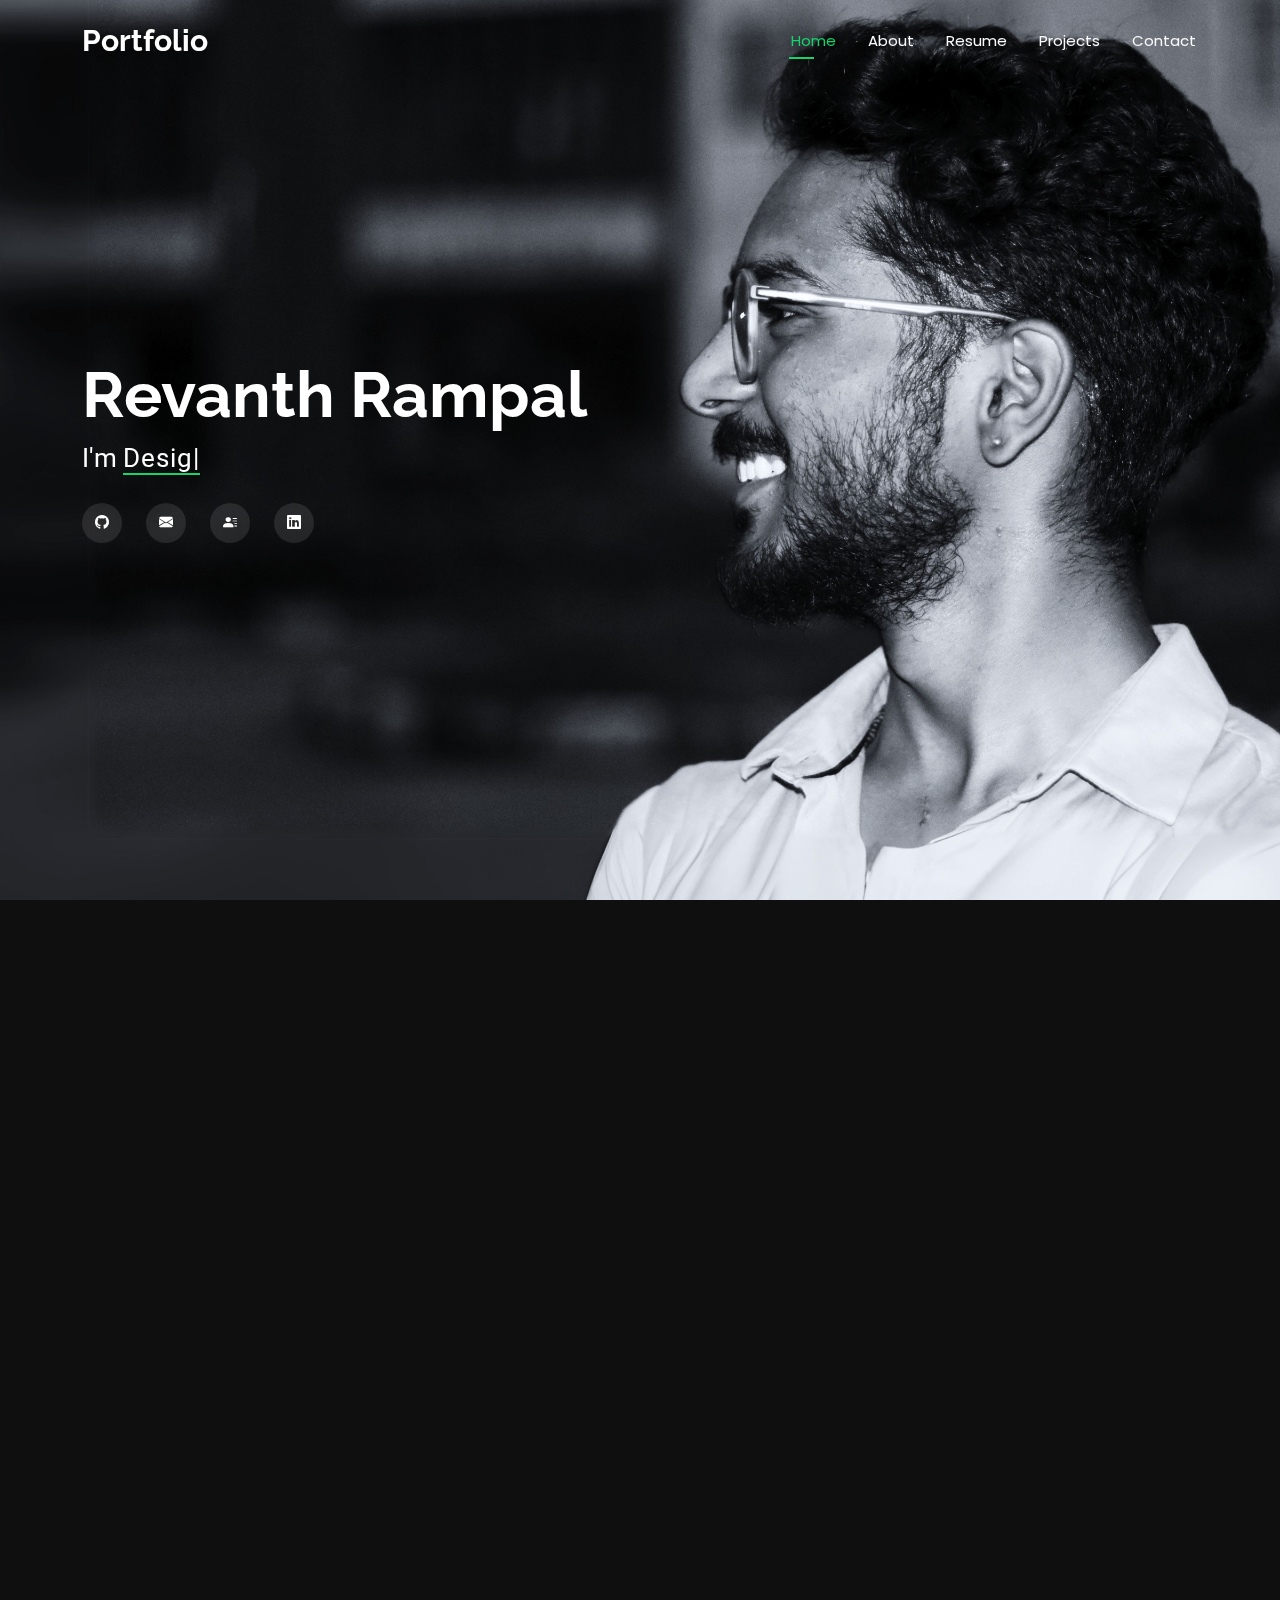
<file: index.html>
<!DOCTYPE html>
<html lang="en">

<head>
  <meta charset="utf-8">
  <meta content="width=device-width, initial-scale=1.0" name="viewport">
  <title>Index </title>
  <meta name="description" content="">
  <meta name="keywords" content="">

  <!-- Favicons -->
  <link href="assets/img/favicon.png" rel="icon">
  <link href="assets/img/apple-touch-icon.png" rel="apple-touch-icon">

  <!-- Fonts -->
  <link href="https://fonts.googleapis.com" rel="preconnect">
  <link href="https://fonts.gstatic.com" rel="preconnect" crossorigin>
  <link href="https://fonts.googleapis.com/css2?family=Roboto:ital,wght@0,100;0,300;0,400;0,500;0,700;0,900;1,100;1,300;1,400;1,500;1,700;1,900&family=Poppins:ital,wght@0,100;0,200;0,300;0,400;0,500;0,600;0,700;0,800;0,900;1,100;1,200;1,300;1,400;1,500;1,600;1,700;1,800;1,900&family=Raleway:ital,wght@0,100;0,200;0,300;0,400;0,500;0,600;0,700;0,800;0,900;1,100;1,200;1,300;1,400;1,500;1,600;1,700;1,800;1,900&display=swap" rel="stylesheet">

  <!-- Vendor CSS Files -->
  <link href="assets/vendor/bootstrap/css/bootstrap.min.css" rel="stylesheet">
  <link href="assets/vendor/bootstrap-icons/bootstrap-icons.css" rel="stylesheet">
  <link href="assets/vendor/aos/aos.css" rel="stylesheet">
  <link href="assets/vendor/swiper/swiper-bundle.min.css" rel="stylesheet">
  <link href="assets/vendor/glightbox/css/glightbox.min.css" rel="stylesheet">

  <!-- Main CSS File -->
  <link href="assets/css/main.css" rel="stylesheet">

  <!-- =======================================================
  * Template Name: Personal
  * Template URL: https://bootstrapmade.com/personal-free-resume-bootstrap-template/
  * Updated: Aug 07 2024 with Bootstrap v5.3.3
  * Author: BootstrapMade.com
  * License: https://bootstrapmade.com/license/
  ======================================================== -->
</head>

<body class="index-page">

  <header id="header" class="header d-flex align-items-center fixed-top">
    <div class="container-fluid container-xl position-relative d-flex align-items-center justify-content-between">

      <a href="index.html" class="logo d-flex align-items-center">
        <!-- Uncomment the line below if you also wish to use an image logo -->
        <!-- <img src="assets/img/logo.png" alt=""> -->
        <h1 class="sitename">Portfolio</h1>
      </a>

      <nav id="navmenu" class="navmenu">
        <ul>
          <li><a href="index.html" class="active">Home</a></li>
          <li><a href="about.html">About</a></li>
          <li><a href="resume.html">Resume</a></li>
          <li><a href="projects.html">Projects</a></li>
          <!-- <li><a href="portfolio.html">Portfolio</a></li>
          <li class="dropdown"><a href="#"><span>Dropdown</span> <i class="bi bi-chevron-down toggle-dropdown"></i></a>
            <ul>
              <li><a href="#">Dropdown 1</a></li>
              <li class="dropdown"><a href="#"><span>Deep Dropdown</span> <i class="bi bi-chevron-down toggle-dropdown"></i></a>
                <ul>
                  <li><a href="#">Deep Dropdown 1</a></li>
                  <li><a href="#">Deep Dropdown 2</a></li>
                  <li><a href="#">Deep Dropdown 3</a></li>
                  <li><a href="#">Deep Dropdown 4</a></li>
                  <li><a href="#">Deep Dropdown 5</a></li>
                </ul>
              </li>
              <li><a href="#">Dropdown 2</a></li>
              <li><a href="#">Dropdown 3</a></li>
              <li><a href="#">Dropdown 4</a></li>
            </ul>
          </li> -->
          <li><a href="contact.html">Contact</a></li>
        </ul>
        <i class="mobile-nav-toggle d-xl-none bi bi-list"></i>
      </nav>

    </div>
  </header>

  <main class="main">

    <!-- Hero Section -->
    <section id="hero" class="hero section dark-background">

      <img src="assets/img/1.jpg" alt="" data-aos="fade-in">

      <div class="container" data-aos="zoom-out" data-aos-delay="100">
        <h2>Revanth Rampal</h2>
        <p>I'm <span class="typed" data-typed-items="Designer,Python Developer, Freelancer, Photographer"></span><span class="typed-cursor typed-cursor--blink"></span></p>
        <div class="social-links">
          <a href="https://github.com/revanth-rampal" target="_blank"><i class="bi bi-github"></i></a>
          <a href="#"><i class="bi bi-envelope-fill"></i></a>
          <a href="https://linktr.ee/Revanthrampal" target="_blank"><i class="bi bi-person-lines-fill"></i></a>
          <a href="https://www.linkedin.com/in/revanthrampal" target="_blank"><i class="bi bi-linkedin"></i></a>
        </div>
      </div>

    </section><!-- /Hero Section -->

  </main>

  <footer id="footer" class="footer dark-background">
    <div class="container">
      <main class="main">

    <!-- Page Title -->
    <div class="page-title" data-aos="fade">
      <div class="heading">
        <div class="container">
          <div class="row d-flex justify-content-center text-center">
            <div class="col-lg-8">
              <h1>Education </h1>
              <p class="mb-0">Throughout my educational journey, I have gained valuable knowledge and experiences. Here are the highlights.</p>
            </div>
          </div>
        </div>
      </div>
    </div><!-- End Page Title -->

    <!-- Resume Section -->
    <section id="resume" class="resume section">

      <div class="container">

        <div class="row">

          <div class="col-lg-6" data-aos="fade-up" data-aos-delay="100">
       

            <div class="resume-item pb-0">
              <h4>Primary &amp; Secondary</h4>
              <h5><i class="bi bi-building-fill"></i> 2010-2017 &ensp; ICSE</h5>  <br> 
                <a href="https://www.sjcnorthpoint.com/" target="_blank"><h5>St. Joseph's School, North Point, Darjeeling</h5></a>
             <p>Finished my <b>Primary</b> and <b>Secondary Education</b> from <b>St. Joseph's School, North Point</b> Darjeeling , India . </p>
              </ul>
            </div><!-- Edn Resume Item -->

            <div class="resume-item">
              <h4>grade - x </h4>
              <h5> <i class="bi bi-building-fill"></i> 2017 - 2018 &ensp; ICSE</h5><br>
              <h5>Saint Marys Public School</h5>
                <p>Finished <b>Grade X</b> at <b>Saint Marys Public School , AP</b> focusing on core subjects and excelling in both academics and co-curricular activities.</p>
            </div><!-- Edn Resume Item -->

            <div class="resume-item">
              <h4>Pre University course &nbsp;(puc)</h4>
              <h5> <i class="bi bi-building-fill"></i> 2010 - 2014&ensp; PUC</h5><br>
               <a href="https://www.rguktrkv.ac.in/" target="_blank"><h5>Rajiv Gandhi University of Knowledge Technologies</h5><br><h5> APIIT-RGUKT RK VALLEY</h5></a>
                <p>Pursued higher secondary education <b>(Grades XI and XII)</b> at <b>Rajiv Gandhi University of Knowledge Technologies, APIIT-RGUKT RK VALLEY</b> Idupullapaya , AP , India. </p>
            </div><!-- Edn Resume Item -->

          </div>

          <div class="col-lg-6" data-aos="fade-up" data-aos-delay="200">
            <div class="resume-item">
              <h4>Bachelor of Technology &ensp; B.TECH</h4>
               <h5><i class="bi bi-buildings-fill"></i> &ensp; 2020-2024 &ensp; CSE</h5>
            <a href="https://www.rguktrkv.ac.in/" target="_blank"> <h5>Rajiv Gandhi University of Knowledge Technologies</h5><br><h5> APIIT-RGUKT RK VALLEY</h5></a>
                <p>Earned a Bachelor’s degree in <b>Computer Science Engineering </b>from University<b>Rajiv Gandhi University of Knowledge Technologies APIIT-RGUKT RK VALLEY</b> AP , India.</p>
            </div><!-- Edn Resume Item -->

            <div class="resume-item">
              <h4>Master of Science in Data Science  &ensp; MDS</h4>
               <h5><i class="bi bi-buildings-fill"></i> &ensp; 2026-2028 &ensp; MDS</h5> 
                
              <p><em>N/A</em></p>
              <ul>
               
              </ul>
            </div><!-- Edn Resume Item -->

          </div>

        </div>

        </div>

    </section><!-- /Resume Section -->
      </div>
  </main>
    </div>
  </footer>
<!-- About Section -->
    <section id="about" class="about section">

      <div class="container" data-aos="fade-up" data-aos-delay="100">

        <div class="row gy-4 justify-content-center">
          <div class="col-lg-4">
            <img src="assets/img/2.png" class="img-fluid" alt="">
          </div>
          <div class="col-lg-8 content">
             <h1>About me </h1>
            <h2>Revanth Rampal</h2>
            <p class="fst-italic py-3">
             
            </p>
            <div class="row">
              <div class="col-lg-6">
                <ul>
                  <li><i class="bi bi-chevron-right"></i> <strong>Date of Birth:</strong> <span>19 November 2001</span></li>
                  <li><i class="bi bi-chevron-right"></i> <strong>Website:</strong> <span><a href="https://linktr.ee/revanthrampal" target="_blank">Connect</a></span></li>
                  <li><i class="bi bi-chevron-right"></i> <strong>City:</strong> <span>Darjeeling ,India </span></li>
                </ul>
              </div>
              <div class="col-lg-6">
                <ul>
                   <li><i class="bi bi-chevron-right"></i> <strong>Age:</strong> <span id="age">30</span></li>
                  <li><i class="bi bi-chevron-right"></i> <strong>Degree:</strong> <span>Bachelor of Technology </span></li>
                    <li><i class="bi bi-chevron-right"></i> <strong>Email:</strong> <span>revanthdrampal@gmail.com</span></li>
                  </ul>
              </div>
            </div>
           </div>
        </div>

      </div>

    </section><!-- /About Section -->


  <!-- Scroll Top -->
  <a href="#" id="scroll-top" class="scroll-top d-flex align-items-center justify-content-center"><i class="bi bi-arrow-up-short"></i></a>

  <!-- Preloader -->
  <div id="preloader"></div>

  <!-- Vendor JS Files -->
  <script src="assets/vendor/bootstrap/js/bootstrap.bundle.min.js"></script>
  <script src="assets/vendor/php-email-form/validate.js"></script>
  <script src="assets/vendor/aos/aos.js"></script>
  <script src="assets/vendor/typed.js/typed.umd.js"></script>
  <script src="assets/vendor/purecounter/purecounter_vanilla.js"></script>
  <script src="assets/vendor/waypoints/noframework.waypoints.js"></script>
  <script src="assets/vendor/swiper/swiper-bundle.min.js"></script>
  <script src="assets/vendor/glightbox/js/glightbox.min.js"></script>
  <script src="assets/vendor/imagesloaded/imagesloaded.pkgd.min.js"></script>
  <script src="assets/vendor/isotope-layout/isotope.pkgd.min.js"></script>

  <!-- Main JS File -->
  <script src="assets/js/main.js"></script>

</body>

</html>
</file>
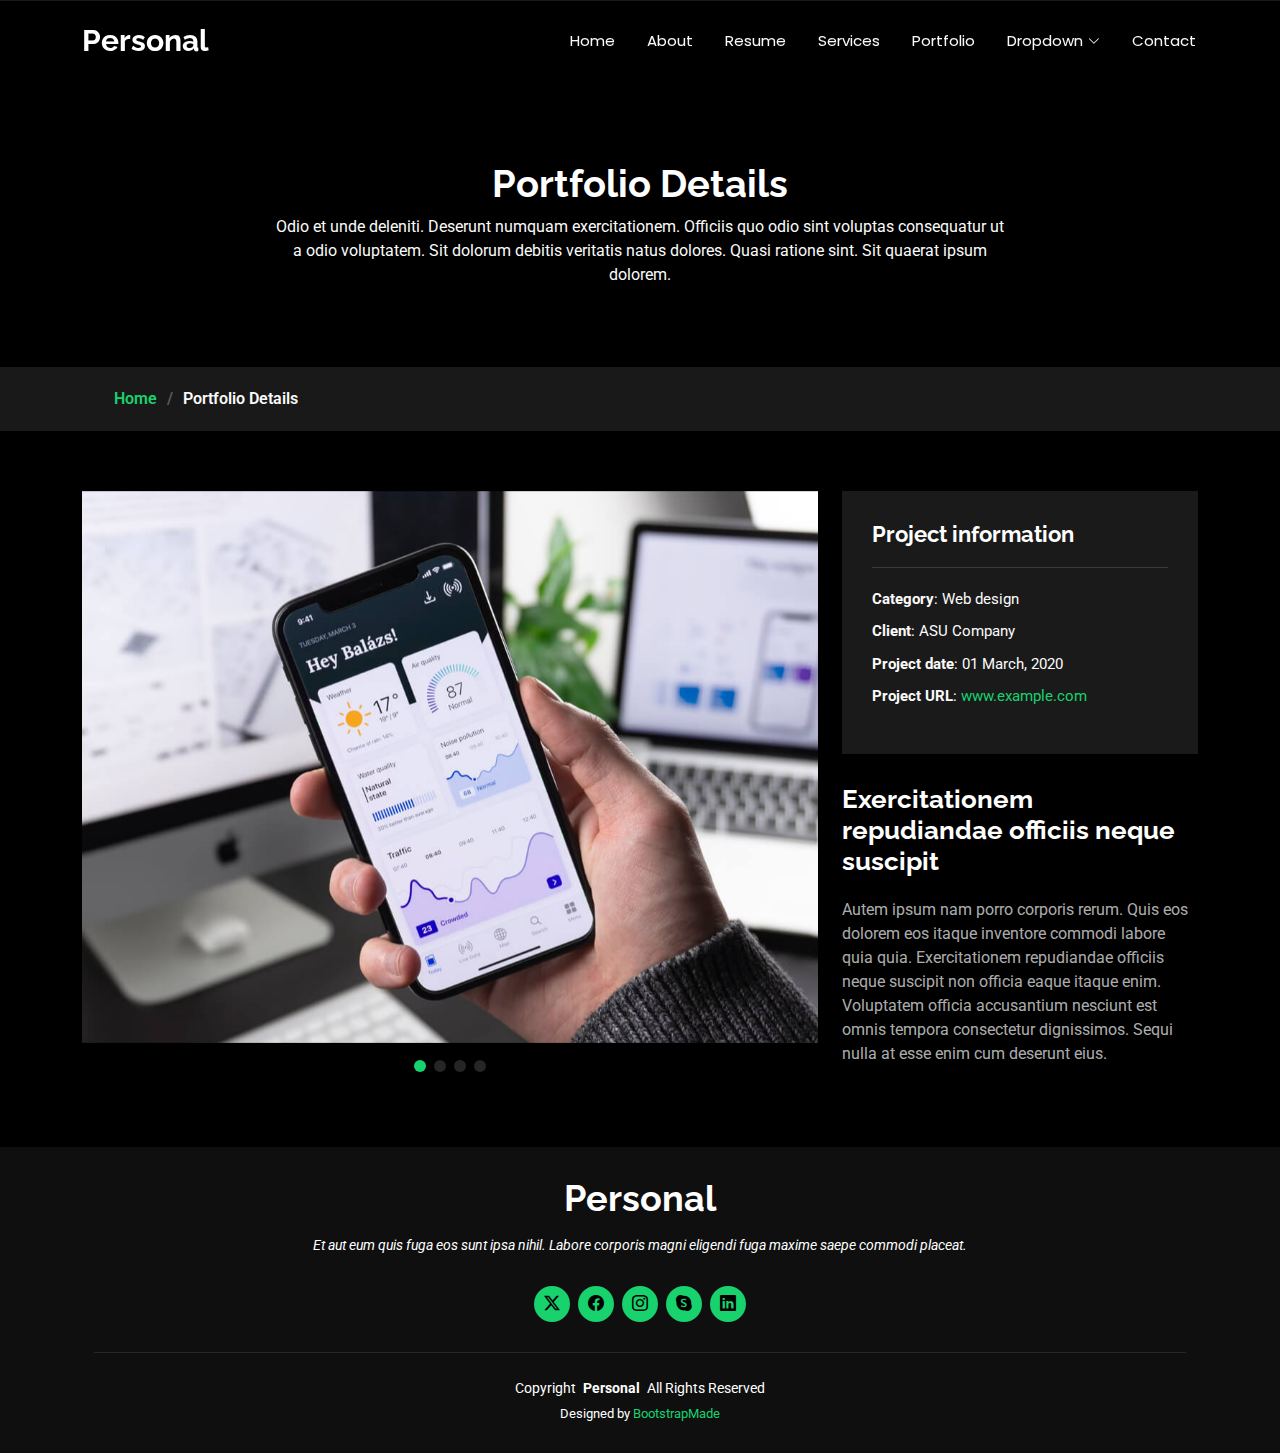
<file: a.html>
<!DOCTYPE html>
<html lang="en">

<head>
  <meta charset="utf-8">
  <meta content="width=device-width, initial-scale=1.0" name="viewport">
  <title>Portfolio Details - Personal Bootstrap Template</title>
  <meta name="description" content="">
  <meta name="keywords" content="">

  <!-- Favicons -->
  <link href="assets/img/favicon.png" rel="icon">
  <link href="assets/img/apple-touch-icon.png" rel="apple-touch-icon">

  <!-- Fonts -->
  <link href="https://fonts.googleapis.com" rel="preconnect">
  <link href="https://fonts.gstatic.com" rel="preconnect" crossorigin>
  <link href="https://fonts.googleapis.com/css2?family=Roboto:ital,wght@0,100;0,300;0,400;0,500;0,700;0,900;1,100;1,300;1,400;1,500;1,700;1,900&family=Poppins:ital,wght@0,100;0,200;0,300;0,400;0,500;0,600;0,700;0,800;0,900;1,100;1,200;1,300;1,400;1,500;1,600;1,700;1,800;1,900&family=Raleway:ital,wght@0,100;0,200;0,300;0,400;0,500;0,600;0,700;0,800;0,900;1,100;1,200;1,300;1,400;1,500;1,600;1,700;1,800;1,900&display=swap" rel="stylesheet">

  <!-- Vendor CSS Files -->
  <link href="assets/vendor/bootstrap/css/bootstrap.min.css" rel="stylesheet">
  <link href="assets/vendor/bootstrap-icons/bootstrap-icons.css" rel="stylesheet">
  <link href="assets/vendor/aos/aos.css" rel="stylesheet">
  <link href="assets/vendor/swiper/swiper-bundle.min.css" rel="stylesheet">
  <link href="assets/vendor/glightbox/css/glightbox.min.css" rel="stylesheet">

  <!-- Main CSS File -->
  <link href="assets/css/main.css" rel="stylesheet">

  <!-- =======================================================
  * Template Name: Personal
  * Template URL: https://bootstrapmade.com/personal-free-resume-bootstrap-template/
  * Updated: Aug 07 2024 with Bootstrap v5.3.3
  * Author: BootstrapMade.com
  * License: https://bootstrapmade.com/license/
  ======================================================== -->
</head>

<body class="portfolio-details-page">

  <header id="header" class="header d-flex align-items-center fixed-top">
    <div class="container-fluid container-xl position-relative d-flex align-items-center justify-content-between">

      <a href="index.html" class="logo d-flex align-items-center">
        <!-- Uncomment the line below if you also wish to use an image logo -->
        <!-- <img src="assets/img/logo.png" alt=""> -->
        <h1 class="sitename">Personal</h1>
      </a>

      <nav id="navmenu" class="navmenu">
        <ul>
          <li><a href="index.html">Home</a></li>
          <li><a href="about.html">About</a></li>
          <li><a href="resume.html">Resume</a></li>
          <li><a href="services.html">Services</a></li>
          <li><a href="portfolio.html">Portfolio</a></li>
          <li class="dropdown"><a href="#"><span>Dropdown</span> <i class="bi bi-chevron-down toggle-dropdown"></i></a>
            <ul>
              <li><a href="#">Dropdown 1</a></li>
              <li class="dropdown"><a href="#"><span>Deep Dropdown</span> <i class="bi bi-chevron-down toggle-dropdown"></i></a>
                <ul>
                  <li><a href="#">Deep Dropdown 1</a></li>
                  <li><a href="#">Deep Dropdown 2</a></li>
                  <li><a href="#">Deep Dropdown 3</a></li>
                  <li><a href="#">Deep Dropdown 4</a></li>
                  <li><a href="#">Deep Dropdown 5</a></li>
                </ul>
              </li>
              <li><a href="#">Dropdown 2</a></li>
              <li><a href="#">Dropdown 3</a></li>
              <li><a href="#">Dropdown 4</a></li>
            </ul>
          </li>
          <li><a href="contact.html">Contact</a></li>
        </ul>
        <i class="mobile-nav-toggle d-xl-none bi bi-list"></i>
      </nav>

    </div>
  </header>

  <main class="main">

    <!-- Page Title -->
    <div class="page-title" data-aos="fade">
      <div class="heading">
        <div class="container">
          <div class="row d-flex justify-content-center text-center">
            <div class="col-lg-8">
              <h1>Portfolio Details</h1>
              <p class="mb-0">Odio et unde deleniti. Deserunt numquam exercitationem. Officiis quo odio sint voluptas consequatur ut a odio voluptatem. Sit dolorum debitis veritatis natus dolores. Quasi ratione sint. Sit quaerat ipsum dolorem.</p>
            </div>
          </div>
        </div>
      </div>
      <nav class="breadcrumbs">
        <div class="container">
          <ol>
            <li><a href="index.html">Home</a></li>
            <li class="current">Portfolio Details</li>
          </ol>
        </div>
      </nav>
    </div><!-- End Page Title -->

    <!-- Portfolio Details Section -->
    <section id="portfolio-details" class="portfolio-details section">

      <div class="container" data-aos="fade-up" data-aos-delay="100">

        <div class="row gy-4">

          <div class="col-lg-8">
            <div class="portfolio-details-slider swiper init-swiper">

              <script type="application/json" class="swiper-config">
                {
                  "loop": true,
                  "speed": 600,
                  "autoplay": {
                    "delay": 5000
                  },
                  "slidesPerView": "auto",
                  "pagination": {
                    "el": ".swiper-pagination",
                    "type": "bullets",
                    "clickable": true
                  }
                }
              </script>

              <div class="swiper-wrapper align-items-center">

                <div class="swiper-slide">
                  <img src="assets/img/portfolio/app-1.jpg" alt="">
                </div>

                <div class="swiper-slide">
                  <img src="assets/img/portfolio/product-1.jpg" alt="">
                </div>

                <div class="swiper-slide">
                  <img src="assets/img/portfolio/branding-1.jpg" alt="">
                </div>

                <div class="swiper-slide">
                  <img src="assets/img/portfolio/books-1.jpg" alt="">
                </div>

              </div>
              <div class="swiper-pagination"></div>
            </div>
          </div>

          <div class="col-lg-4">
            <div class="portfolio-info" data-aos="fade-up" data-aos-delay="200">
              <h3>Project information</h3>
              <ul>
                <li><strong>Category</strong>: Web design</li>
                <li><strong>Client</strong>: ASU Company</li>
                <li><strong>Project date</strong>: 01 March, 2020</li>
                <li><strong>Project URL</strong>: <a href="#">www.example.com</a></li>
              </ul>
            </div>
            <div class="portfolio-description" data-aos="fade-up" data-aos-delay="300">
              <h2>Exercitationem repudiandae officiis neque suscipit</h2>
              <p>
                Autem ipsum nam porro corporis rerum. Quis eos dolorem eos itaque inventore commodi labore quia quia. Exercitationem repudiandae officiis neque suscipit non officia eaque itaque enim. Voluptatem officia accusantium nesciunt est omnis tempora consectetur dignissimos. Sequi nulla at esse enim cum deserunt eius.
              </p>
            </div>
          </div>

        </div>

      </div>

    </section><!-- /Portfolio Details Section -->

  </main>

  <footer id="footer" class="footer dark-background">
    <div class="container">
      <h3 class="sitename">Personal</h3>
      <p>Et aut eum quis fuga eos sunt ipsa nihil. Labore corporis magni eligendi fuga maxime saepe commodi placeat.</p>
      <div class="social-links d-flex justify-content-center">
        <a href=""><i class="bi bi-twitter-x"></i></a>
        <a href=""><i class="bi bi-facebook"></i></a>
        <a href=""><i class="bi bi-instagram"></i></a>
        <a href=""><i class="bi bi-skype"></i></a>
        <a href=""><i class="bi bi-linkedin"></i></a>
      </div>
      <div class="container">
        <div class="copyright">
          <span>Copyright</span> <strong class="px-1 sitename">Personal</strong> <span>All Rights Reserved</span>
        </div>
        <div class="credits">
          <!-- All the links in the footer should remain intact. -->
          <!-- You can delete the links only if you've purchased the pro version. -->
          <!-- Licensing information: https://bootstrapmade.com/license/ -->
          <!-- Purchase the pro version with working PHP/AJAX contact form: [buy-url] -->
          Designed by <a href="https://bootstrapmade.com/">BootstrapMade</a>
        </div>
      </div>
    </div>
  </footer>

  <!-- Scroll Top -->
  <a href="#" id="scroll-top" class="scroll-top d-flex align-items-center justify-content-center"><i class="bi bi-arrow-up-short"></i></a>

  <!-- Preloader -->
  <div id="preloader"></div>

  <!-- Vendor JS Files -->
  <script src="assets/vendor/bootstrap/js/bootstrap.bundle.min.js"></script>
  <script src="assets/vendor/php-email-form/validate.js"></script>
  <script src="assets/vendor/aos/aos.js"></script>
  <script src="assets/vendor/typed.js/typed.umd.js"></script>
  <script src="assets/vendor/purecounter/purecounter_vanilla.js"></script>
  <script src="assets/vendor/waypoints/noframework.waypoints.js"></script>
  <script src="assets/vendor/swiper/swiper-bundle.min.js"></script>
  <script src="assets/vendor/glightbox/js/glightbox.min.js"></script>
  <script src="assets/vendor/imagesloaded/imagesloaded.pkgd.min.js"></script>
  <script src="assets/vendor/isotope-layout/isotope.pkgd.min.js"></script>

  <!-- Main JS File -->
  <script src="assets/js/main.js"></script>

</body>

</html>
</file>
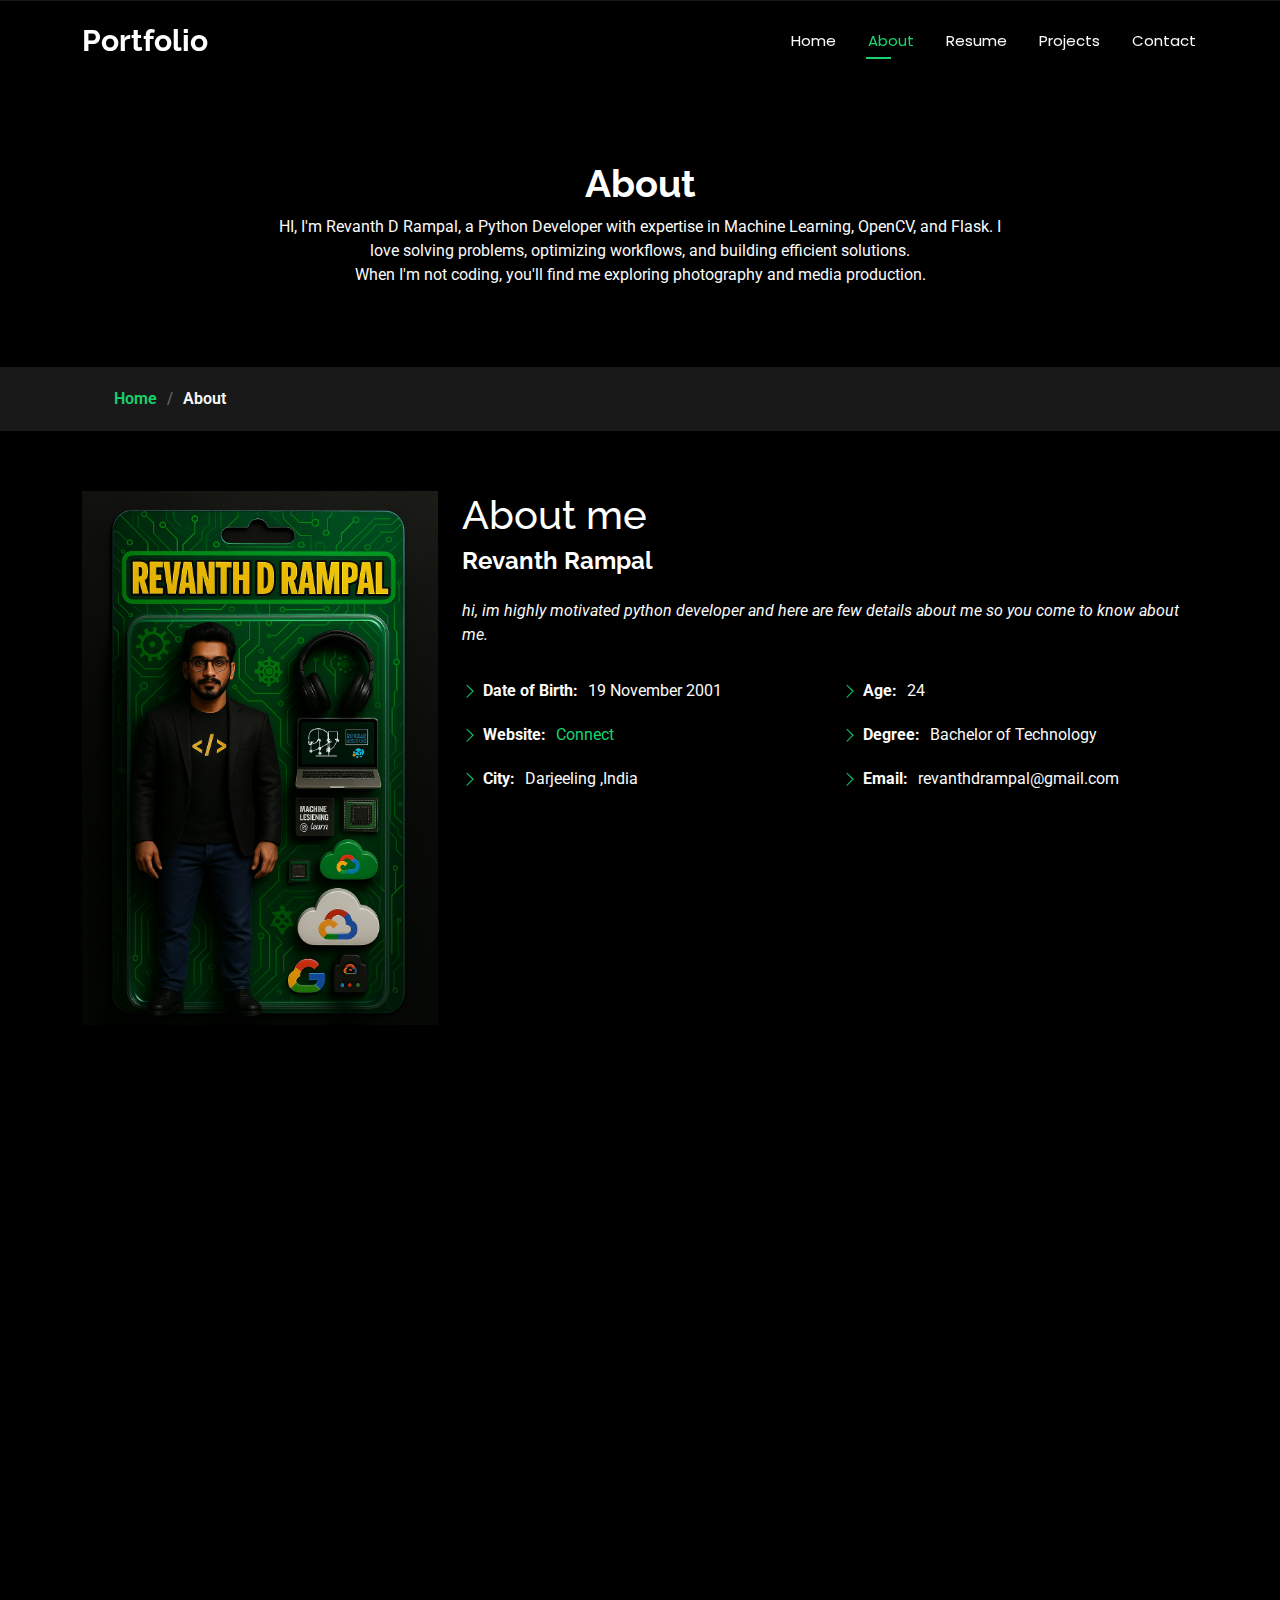
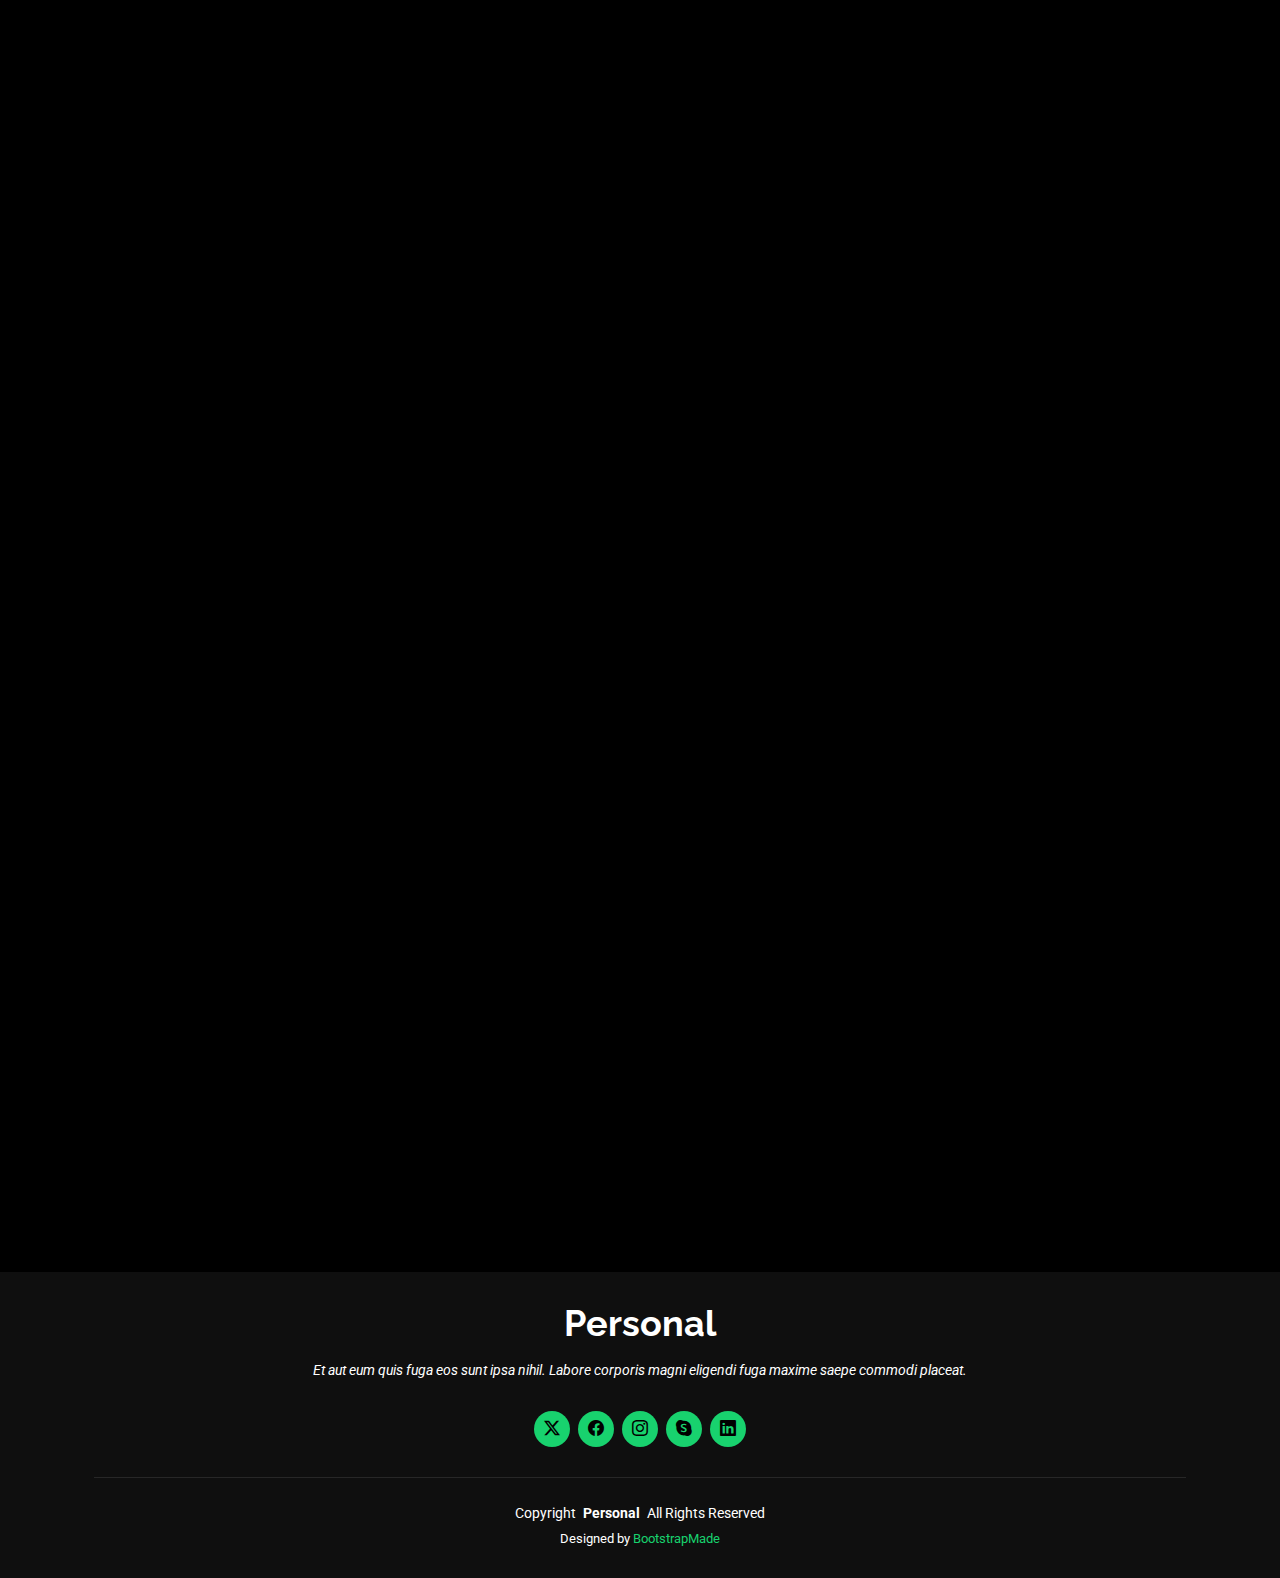
<file: about.html>
<!DOCTYPE html>
<html lang="en">

<head>
  <meta charset="utf-8">
  <meta content="width=device-width, initial-scale=1.0" name="viewport">
  <title>About</title>
  <meta name="description" content="">
  <meta name="keywords" content="">

  <!-- Favicons -->
  <link href="assets/img/favicon.png" rel="icon">
  <link href="assets/img/apple-touch-icon.png" rel="apple-touch-icon">

  <!-- Fonts -->
  <link href="https://fonts.googleapis.com" rel="preconnect">
  <link href="https://fonts.gstatic.com" rel="preconnect" crossorigin>
  <link href="https://fonts.googleapis.com/css2?family=Roboto:ital,wght@0,100;0,300;0,400;0,500;0,700;0,900;1,100;1,300;1,400;1,500;1,700;1,900&family=Poppins:ital,wght@0,100;0,200;0,300;0,400;0,500;0,600;0,700;0,800;0,900;1,100;1,200;1,300;1,400;1,500;1,600;1,700;1,800;1,900&family=Raleway:ital,wght@0,100;0,200;0,300;0,400;0,500;0,600;0,700;0,800;0,900;1,100;1,200;1,300;1,400;1,500;1,600;1,700;1,800;1,900&display=swap" rel="stylesheet">

  <!-- Vendor CSS Files -->
  <link href="assets/vendor/bootstrap/css/bootstrap.min.css" rel="stylesheet">
  <link href="assets/vendor/bootstrap-icons/bootstrap-icons.css" rel="stylesheet">
  <link href="assets/vendor/aos/aos.css" rel="stylesheet">
  <link href="assets/vendor/swiper/swiper-bundle.min.css" rel="stylesheet">
  <link href="assets/vendor/glightbox/css/glightbox.min.css" rel="stylesheet">

  <!-- Main CSS File -->
  <link href="assets/css/main.css" rel="stylesheet">

  <!-- =======================================================
  * Template Name: Personal
  * Template URL: https://bootstrapmade.com/personal-free-resume-bootstrap-template/
  * Updated: Aug 07 2024 with Bootstrap v5.3.3
  * Author: BootstrapMade.com
  * License: https://bootstrapmade.com/license/
  ======================================================== -->
</head>

<body class="about-page">

  <header id="header" class="header d-flex align-items-center fixed-top">
    <div class="container-fluid container-xl position-relative d-flex align-items-center justify-content-between">

      <a href="index.html" class="logo d-flex align-items-center">
        <!-- Uncomment the line below if you also wish to use an image logo -->
        <!-- <img src="assets/img/logo.png" alt=""> -->
        <h1 class="sitename">Portfolio</h1>
      </a>

      <nav id="navmenu" class="navmenu">
        <ul>
          <li><a href="index.html">Home</a></li>
          <li><a href="about.html" class="active">About</a></li>
          <li><a href="resume.html" >Resume</a></li>
          <li><a href="projects.html">Projects</a></li>
          <!-- <li><a href="portfolio.html">Portfolio</a></li>
          <li class="dropdown"><a href="#"><span>Dropdown</span> <i class="bi bi-chevron-down toggle-dropdown"></i></a>
            <ul>
              <li><a href="#">Dropdown 1</a></li>
              <li class="dropdown"><a href="#"><span>Deep Dropdown</span> <i class="bi bi-chevron-down toggle-dropdown"></i></a>
                <ul>
                  <li><a href="#">Deep Dropdown 1</a></li>
                  <li><a href="#">Deep Dropdown 2</a></li>
                  <li><a href="#">Deep Dropdown 3</a></li>
                  <li><a href="#">Deep Dropdown 4</a></li>
                  <li><a href="#">Deep Dropdown 5</a></li>
                </ul>
              </li>
              <li><a href="#">Dropdown 2</a></li>
              <li><a href="#">Dropdown 3</a></li>
              <li><a href="#">Dropdown 4</a></li>
            </ul>
          </li> -->
          <li><a href="contact.html">Contact</a></li>
        </ul>
        <i class="mobile-nav-toggle d-xl-none bi bi-list"></i>
      </nav>

    </div>
  </header>

  <main class="main">

    <!-- Page Title -->
    <div class="page-title" data-aos="fade">
      <div class="heading">
        <div class="container">
          <div class="row d-flex justify-content-center text-center">
            <div class="col-lg-8">
              <h1>About</h1>
              <p class="mb-0">HI, I'm Revanth D Rampal, a Python Developer with expertise in Machine Learning, OpenCV, and Flask. I love solving problems, optimizing workflows, and building efficient solutions. <br>When I'm not coding, you'll find me exploring photography and media production.</p>
            </div>
          </div>
        </div>
      </div>
      <nav class="breadcrumbs">
        <div class="container">
          <ol>
            <li><a href="index.html">Home</a></li>
            <li class="current">About</li>
          </ol>
        </div>
      </nav>
    </div><!-- End Page Title -->

    <!-- About Section -->
    <section id="about" class="about section">

      <div class="container" data-aos="fade-up" data-aos-delay="100">

        <div class="row gy-4 justify-content-center">
          <div class="col-lg-4">
            <img src="assets/img/2ABOUT.png" class="img-fluid" alt="">
          </div>
          <div class="col-lg-8 content">
             <h1>About me </h1>
            <h2>Revanth Rampal</h2>
            <p class="fst-italic py-3">
             hi, im highly motivated python developer and here are few details about me so you come to know about me.
            </p>
            <div class="row">
              <div class="col-lg-6">
                <ul>
                  <li><i class="bi bi-chevron-right"></i> <strong>Date of Birth:</strong> <span>19 November 2001</span></li>
                  <li><i class="bi bi-chevron-right"></i> <strong>Website:</strong> <span><a href="https://linktr.ee/revanthrampal" target="_blank">Connect</a></span></li>
                  <li><i class="bi bi-chevron-right"></i> <strong>City:</strong> <span>Darjeeling ,India </span></li>
                </ul>
              </div>
              <div class="col-lg-6">
                <ul>
                   <li><i class="bi bi-chevron-right"></i> <strong>Age:</strong> <span id="age">30</span></li>
                  <li><i class="bi bi-chevron-right"></i> <strong>Degree:</strong> <span>Bachelor of Technology </span></li>
                    <li><i class="bi bi-chevron-right"></i> <strong>Email:</strong> <span>revanthdrampal@gmail.com</span></li>
                  </ul>
              </div>
            </div>
           </div>
        </div>

      </div>

    </section><!-- /About Section -->

    <!-- Stats Section -->
    <section id="stats" class="stats section">

      <div class="container" data-aos="fade-up" data-aos-delay="100">

        <div class="row gy-4">

          <div class="col-lg-3 col-md-6 d-flex flex-column align-items-center">
            <i class="bi bi-emoji-smile"></i>
            <div class="stats-item">
              <span data-purecounter-start="0" data-purecounter-end="232" data-purecounter-duration="1" class="purecounter"></span>
              <p>Happy Clients</p>
            </div>
          </div><!-- End Stats Item -->

          <div class="col-lg-3 col-md-6 d-flex flex-column align-items-center">
            <i class="bi bi-journal-richtext"></i>
            <div class="stats-item">
              <span data-purecounter-start="0" data-purecounter-end="521" data-purecounter-duration="1" class="purecounter"></span>
              <p>Projects</p>
            </div>
          </div><!-- End Stats Item -->

          <div class="col-lg-3 col-md-6 d-flex flex-column align-items-center">
            <i class="bi bi-headset"></i>
            <div class="stats-item">
              <span data-purecounter-start="0" data-purecounter-end="1463" data-purecounter-duration="1" class="purecounter"></span>
              <p>Hours Of Support</p>
            </div>
          </div><!-- End Stats Item -->

          <div class="col-lg-3 col-md-6 d-flex flex-column align-items-center">
            <i class="bi bi-people"></i>
            <div class="stats-item">
              <span data-purecounter-start="0" data-purecounter-end="15" data-purecounter-duration="1" class="purecounter"></span>
              <p>Hard Workers</p>
            </div>
          </div><!-- End Stats Item -->

        </div>

      </div>

    </section><!-- /Stats Section -->

    <!-- Skills Section -->
    <section id="skills" class="skills section">

      <!-- Section Title -->
      <div class="container section-title" data-aos="fade-up">
        <h2>Skills</h2>
        <div><span>My</span> <span class="description-title">Skills</span></div>
      </div><!-- End Section Title -->

      <div class="container" data-aos="fade-up" data-aos-delay="100">

        <div class="row skills-content skills-animation">

          <div class="col-lg-6">

            <div class="progress">
              <span class="skill"><span>HTML</span> <i class="val">100%</i></span>
              <div class="progress-bar-wrap">
                <div class="progress-bar" role="progressbar" aria-valuenow="100" aria-valuemin="0" aria-valuemax="100"></div>
              </div>
            </div><!-- End Skills Item -->

            <div class="progress">
              <span class="skill"><span>CSS</span> <i class="val">90%</i></span>
              <div class="progress-bar-wrap">
                <div class="progress-bar" role="progressbar" aria-valuenow="90" aria-valuemin="0" aria-valuemax="100"></div>
              </div>
            </div><!-- End Skills Item -->

            <div class="progress">
              <span class="skill"><span>JavaScript</span> <i class="val">75%</i></span>
              <div class="progress-bar-wrap">
                <div class="progress-bar" role="progressbar" aria-valuenow="75" aria-valuemin="0" aria-valuemax="100"></div>
              </div>
            </div><!-- End Skills Item -->

          </div>

          <div class="col-lg-6">

            <div class="progress">
              <span class="skill"><span>PHP</span> <i class="val">80%</i></span>
              <div class="progress-bar-wrap">
                <div class="progress-bar" role="progressbar" aria-valuenow="80" aria-valuemin="0" aria-valuemax="100"></div>
              </div>
            </div><!-- End Skills Item -->

            <div class="progress">
              <span class="skill"><span>WordPress/CMS</span> <i class="val">90%</i></span>
              <div class="progress-bar-wrap">
                <div class="progress-bar" role="progressbar" aria-valuenow="90" aria-valuemin="0" aria-valuemax="100"></div>
              </div>
            </div><!-- End Skills Item -->

            <div class="progress">
              <span class="skill"><span>Photoshop</span> <i class="val">55%</i></span>
              <div class="progress-bar-wrap">
                <div class="progress-bar" role="progressbar" aria-valuenow="55" aria-valuemin="0" aria-valuemax="100"></div>
              </div>
            </div><!-- End Skills Item -->

          </div>

        </div>

      </div>

    </section><!-- /Skills Section -->

    <!-- Interests Section -->
    <section id="interests" class="interests section">

      <!-- Section Title -->
      <div class="container section-title" data-aos="fade-up">
        <h2>Features</h2>
        <div><span>I'm</span> <span class="description-title">interested in</span></div>
      </div><!-- End Section Title -->

      <div class="container">

        <div class="row gy-4">

          <div class="col-lg-3 col-md-4" data-aos="fade-up" data-aos-delay="100">
            <div class="features-item">
              <i class="bi bi-eye" style="color: #ffbb2c;"></i>
              <h3><a href="" class="stretched-link">Lorem Ipsum</a></h3>
            </div>
          </div><!-- End Feature Item -->

          <div class="col-lg-3 col-md-4" data-aos="fade-up" data-aos-delay="200">
            <div class="features-item">
              <i class="bi bi-infinity" style="color: #5578ff;"></i>
              <h3><a href="" class="stretched-link">Dolor Sitema</a></h3>
            </div>
          </div><!-- End Feature Item -->

          <div class="col-lg-3 col-md-4" data-aos="fade-up" data-aos-delay="300">
            <div class="features-item">
              <i class="bi bi-mortarboard" style="color: #e80368;"></i>
              <h3><a href="" class="stretched-link">Sed perspiciatis</a></h3>
            </div>
          </div><!-- End Feature Item -->

          <div class="col-lg-3 col-md-4" data-aos="fade-up" data-aos-delay="400">
            <div class="features-item">
              <i class="bi bi-nut" style="color: #e361ff;"></i>
              <h3><a href="" class="stretched-link">Magni Dolores</a></h3>
            </div>
          </div><!-- End Feature Item -->

          <div class="col-lg-3 col-md-4" data-aos="fade-up" data-aos-delay="500">
            <div class="features-item">
              <i class="bi bi-shuffle" style="color: #47aeff;"></i>
              <h3><a href="" class="stretched-link">Nemo Enim</a></h3>
            </div>
          </div><!-- End Feature Item -->

          <div class="col-lg-3 col-md-4" data-aos="fade-up" data-aos-delay="600">
            <div class="features-item">
              <i class="bi bi-star" style="color: #ffa76e;"></i>
              <h3><a href="" class="stretched-link">Eiusmod Tempor</a></h3>
            </div>
          </div><!-- End Feature Item -->

          <div class="col-lg-3 col-md-4" data-aos="fade-up" data-aos-delay="700">
            <div class="features-item">
              <i class="bi bi-x-diamond" style="color: #11dbcf;"></i>
              <h3><a href="" class="stretched-link">Midela Teren</a></h3>
            </div>
          </div><!-- End Feature Item -->

          <div class="col-lg-3 col-md-4" data-aos="fade-up" data-aos-delay="800">
            <div class="features-item">
              <i class="bi bi-camera-video" style="color: #4233ff;"></i>
              <h3><a href="" class="stretched-link">Pira Neve</a></h3>
            </div>
          </div><!-- End Feature Item -->

          <div class="col-lg-3 col-md-4" data-aos="fade-up" data-aos-delay="900">
            <div class="features-item">
              <i class="bi bi-command" style="color: #b2904f;"></i>
              <h3><a href="" class="stretched-link">Dirada Pack</a></h3>
            </div>
          </div><!-- End Feature Item -->

          <div class="col-lg-3 col-md-4" data-aos="fade-up" data-aos-delay="1000">
            <div class="features-item">
              <i class="bi bi-dribbble" style="color: #b20969;"></i>
              <h3><a href="" class="stretched-link">Moton Ideal</a></h3>
            </div>
          </div><!-- End Feature Item -->

          <div class="col-lg-3 col-md-4" data-aos="fade-up" data-aos-delay="1100">
            <div class="features-item">
              <i class="bi bi-activity" style="color: #ff5828;"></i>
              <h3><a href="" class="stretched-link">Verdo Park</a></h3>
            </div>
          </div><!-- End Feature Item -->

          <div class="col-lg-3 col-md-4" data-aos="fade-up" data-aos-delay="1200">
            <div class="features-item">
              <i class="bi bi-brightness-high" style="color: #29cc61;"></i>
              <h3><a href="" class="stretched-link">Flavor Nivelanda</a></h3>
            </div>
          </div><!-- End Feature Item -->

        </div>

      </div>

    </section><!-- /Interests Section -->

    <!-- Testimonials Section -->
    <section id="testimonials" class="testimonials section">

      <!-- Section Title -->
      <div class="container section-title" data-aos="fade-up">
        <h2>Testimonials</h2>
        <div><span>Check my</span> <span class="description-title">Testimonials</span></div>
      </div><!-- End Section Title -->

      <div class="container" data-aos="fade-up" data-aos-delay="100">

        <div class="swiper init-swiper" data-speed="600" data-delay="5000" data-breakpoints="{ &quot;320&quot;: { &quot;slidesPerView&quot;: 1, &quot;spaceBetween&quot;: 40 }, &quot;1200&quot;: { &quot;slidesPerView&quot;: 3, &quot;spaceBetween&quot;: 40 } }">
          <script type="application/json" class="swiper-config">
            {
              "loop": true,
              "speed": 600,
              "autoplay": {
                "delay": 5000
              },
              "slidesPerView": "auto",
              "pagination": {
                "el": ".swiper-pagination",
                "type": "bullets",
                "clickable": true
              },
              "breakpoints": {
                "320": {
                  "slidesPerView": 1,
                  "spaceBetween": 40
                },
                "1200": {
                  "slidesPerView": 3,
                  "spaceBetween": 20
                }
              }
            }
          </script>
          <div class="swiper-wrapper">

            <div class="swiper-slide">
              <div class="testimonial-item" "="">
            <p>
              <i class=" bi bi-quote quote-icon-left"></i>
                <span>Proin iaculis purus consequat sem cure digni ssim donec porttitora entum suscipit rhoncus. Accusantium quam, ultricies eget id, aliquam eget nibh et. Maecen aliquam, risus at semper.</span>
                <i class="bi bi-quote quote-icon-right"></i>
                </p>
                <img src="assets/img/testimonials/testimonials-1.jpg" class="testimonial-img" alt="">
                <h3>Saul Goodman</h3>
                <h4>Ceo &amp; Founder</h4>
              </div>
            </div><!-- End testimonial item -->

            <div class="swiper-slide">
              <div class="testimonial-item">
                <p>
                  <i class="bi bi-quote quote-icon-left"></i>
                  <span>Export tempor illum tamen malis malis eram quae irure esse labore quem cillum quid malis quorum velit fore eram velit sunt aliqua noster fugiat irure amet legam anim culpa.</span>
                  <i class="bi bi-quote quote-icon-right"></i>
                </p>
                <img src="assets/img/testimonials/testimonials-2.jpg" class="testimonial-img" alt="">
                <h3>Sara Wilsson</h3>
                <h4>Designer</h4>
              </div>
            </div><!-- End testimonial item -->

            <div class="swiper-slide">
              <div class="testimonial-item">
                <p>
                  <i class="bi bi-quote quote-icon-left"></i>
                  <span>Enim nisi quem export duis labore cillum quae magna enim sint quorum nulla quem veniam duis minim tempor labore quem eram duis noster aute amet eram fore quis sint minim.</span>
                  <i class="bi bi-quote quote-icon-right"></i>
                </p>
                <img src="assets/img/testimonials/testimonials-3.jpg" class="testimonial-img" alt="">
                <h3>Jena Karlis</h3>
                <h4>Store Owner</h4>
              </div>
            </div><!-- End testimonial item -->

            <div class="swiper-slide">
              <div class="testimonial-item">
                <p>
                  <i class="bi bi-quote quote-icon-left"></i>
                  <span>Fugiat enim eram quae cillum dolore dolor amet nulla culpa multos export minim fugiat dolor enim duis veniam ipsum anim magna sunt elit fore quem dolore labore illum veniam.</span>
                  <i class="bi bi-quote quote-icon-right"></i>
                </p>
                <img src="assets/img/testimonials/testimonials-4.jpg" class="testimonial-img" alt="">
                <h3>Matt Brandon</h3>
                <h4>Freelancer</h4>
              </div>
            </div><!-- End testimonial item -->

            <div class="swiper-slide">
              <div class="testimonial-item">
                <p>
                  <i class="bi bi-quote quote-icon-left"></i>
                  <span>Quis quorum aliqua sint quem legam fore sunt eram irure aliqua veniam tempor noster veniam sunt culpa nulla illum cillum fugiat legam esse veniam culpa fore nisi cillum quid.</span>
                  <i class="bi bi-quote quote-icon-right"></i>
                </p>
                <img src="assets/img/testimonials/testimonials-5.jpg" class="testimonial-img" alt="">
                <h3>John Larson</h3>
                <h4>Entrepreneur</h4>
              </div>
            </div><!-- End testimonial item -->

          </div>
          <div class="swiper-pagination"></div>
        </div>

      </div>

    </section><!-- /Testimonials Section -->

  </main>

  <footer id="footer" class="footer dark-background">
    <div class="container">
      <h3 class="sitename">Personal</h3>
      <p>Et aut eum quis fuga eos sunt ipsa nihil. Labore corporis magni eligendi fuga maxime saepe commodi placeat.</p>
      <div class="social-links d-flex justify-content-center">
        <a href=""><i class="bi bi-twitter-x"></i></a>
        <a href=""><i class="bi bi-facebook"></i></a>
        <a href=""><i class="bi bi-instagram"></i></a>
        <a href=""><i class="bi bi-skype"></i></a>
        <a href=""><i class="bi bi-linkedin"></i></a>
      </div>
      <div class="container">
        <div class="copyright">
          <span>Copyright</span> <strong class="px-1 sitename">Personal</strong> <span>All Rights Reserved</span>
        </div>
        <div class="credits">
          <!-- All the links in the footer should remain intact. -->
          <!-- You can delete the links only if you've purchased the pro version. -->
          <!-- Licensing information: https://bootstrapmade.com/license/ -->
          <!-- Purchase the pro version with working PHP/AJAX contact form: [buy-url] -->
          Designed by <a href="https://bootstrapmade.com/">BootstrapMade</a>
        </div>
      </div>
    </div>
  </footer>

  <!-- Scroll Top -->
  <a href="#" id="scroll-top" class="scroll-top d-flex align-items-center justify-content-center"><i class="bi bi-arrow-up-short"></i></a>

  <!-- Preloader -->
  <div id="preloader"></div>

  <!-- Vendor JS Files -->
  <script src="assets/vendor/bootstrap/js/bootstrap.bundle.min.js"></script>
  <script src="assets/vendor/php-email-form/validate.js"></script>
  <script src="assets/vendor/aos/aos.js"></script>
  <script src="assets/vendor/typed.js/typed.umd.js"></script>
  <script src="assets/vendor/purecounter/purecounter_vanilla.js"></script>
  <script src="assets/vendor/waypoints/noframework.waypoints.js"></script>
  <script src="assets/vendor/swiper/swiper-bundle.min.js"></script>
  <script src="assets/vendor/glightbox/js/glightbox.min.js"></script>
  <script src="assets/vendor/imagesloaded/imagesloaded.pkgd.min.js"></script>
  <script src="assets/vendor/isotope-layout/isotope.pkgd.min.js"></script>

  <!-- Main JS File -->
  <script src="assets/js/main.js"></script>

</body>

</html>
</file>
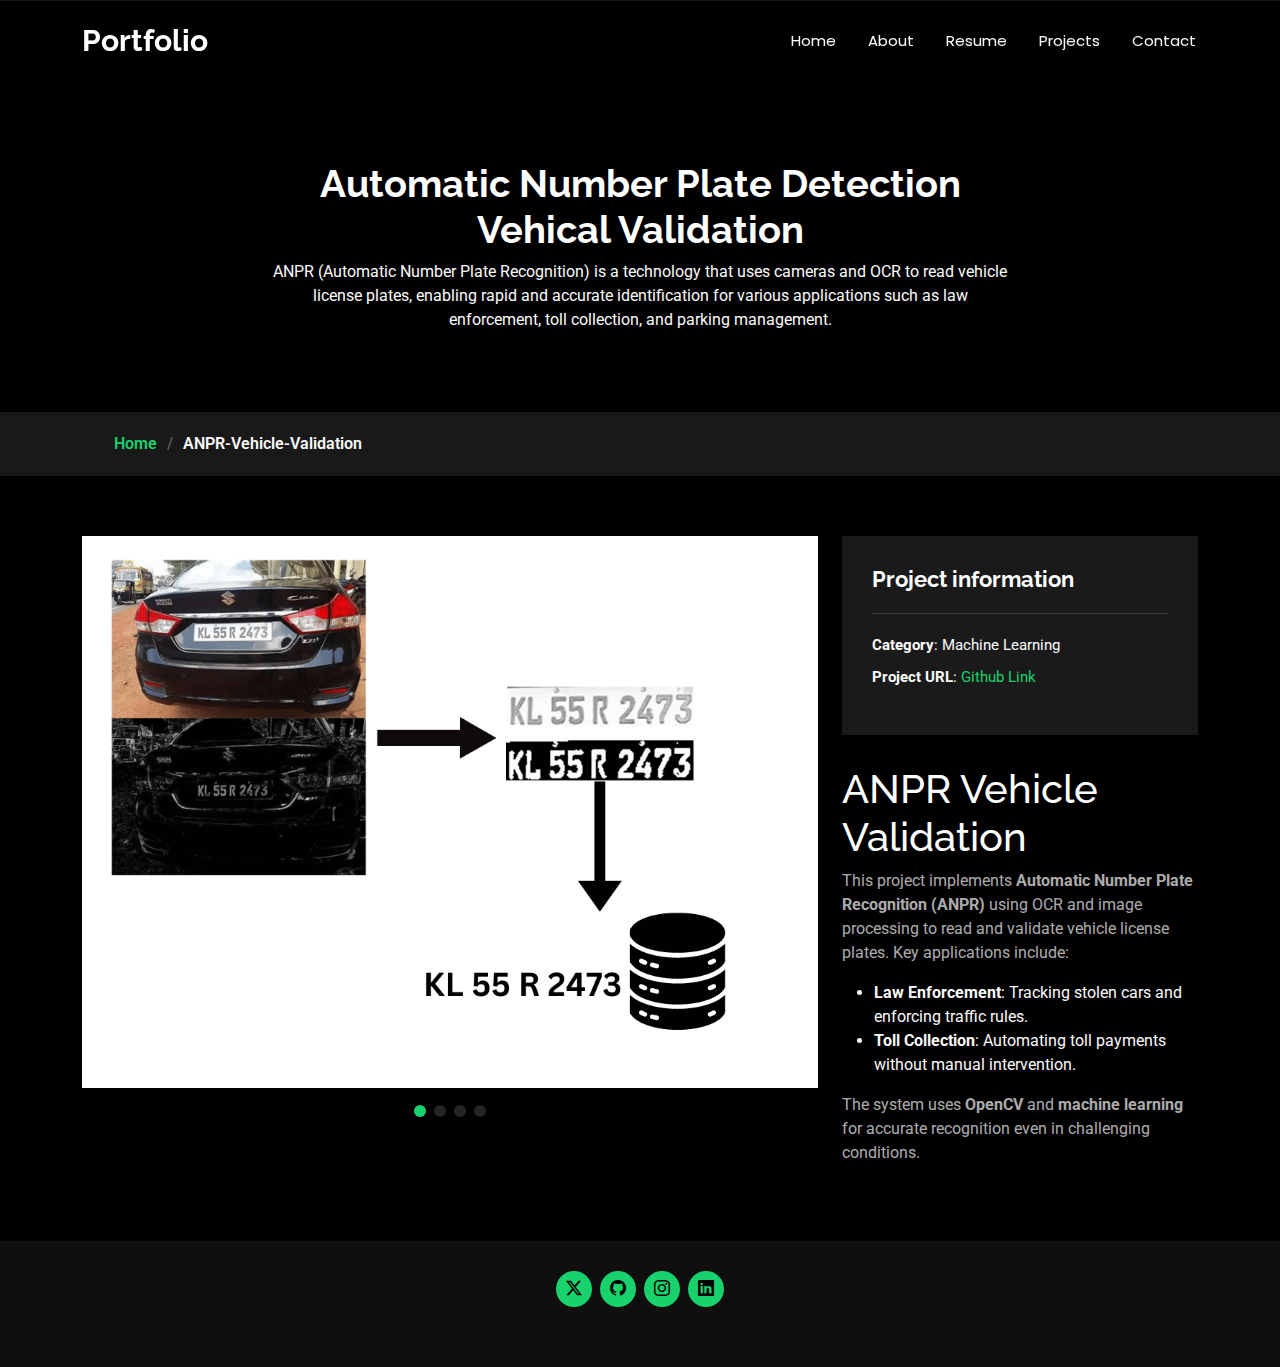
<file: anpr.html>
<!DOCTYPE html>
<html lang="en">

<head>
  <meta charset="utf-8">
  <meta content="width=device-width, initial-scale=1.0" name="viewport">
  <title>ANPR</title>
  <meta name="description" content="">
  <meta name="keywords" content="">

  <!-- Favicons -->
  <link href="assets/img/favicon.png" rel="icon">
  <link href="assets/img/apple-touch-icon.png" rel="apple-touch-icon">

  <!-- Fonts -->
  <link href="https://fonts.googleapis.com" rel="preconnect">
  <link href="https://fonts.gstatic.com" rel="preconnect" crossorigin>
  <link href="https://fonts.googleapis.com/css2?family=Roboto:ital,wght@0,100;0,300;0,400;0,500;0,700;0,900;1,100;1,300;1,400;1,500;1,700;1,900&family=Poppins:ital,wght@0,100;0,200;0,300;0,400;0,500;0,600;0,700;0,800;0,900;1,100;1,200;1,300;1,400;1,500;1,600;1,700;1,800;1,900&family=Raleway:ital,wght@0,100;0,200;0,300;0,400;0,500;0,600;0,700;0,800;0,900;1,100;1,200;1,300;1,400;1,500;1,600;1,700;1,800;1,900&display=swap" rel="stylesheet">

  <!-- Vendor CSS Files -->
  <link href="assets/vendor/bootstrap/css/bootstrap.min.css" rel="stylesheet">
  <link href="assets/vendor/bootstrap-icons/bootstrap-icons.css" rel="stylesheet">
  <link href="assets/vendor/aos/aos.css" rel="stylesheet">
  <link href="assets/vendor/swiper/swiper-bundle.min.css" rel="stylesheet">
  <link href="assets/vendor/glightbox/css/glightbox.min.css" rel="stylesheet">

  <!-- Main CSS File -->
  <link href="assets/css/main.css" rel="stylesheet">

  <!-- =======================================================
  * Template Name: Personal
  * Template URL: https://bootstrapmade.com/personal-free-resume-bootstrap-template/
  * Updated: Aug 07 2024 with Bootstrap v5.3.3
  * Author: BootstrapMade.com
  * License: https://bootstrapmade.com/license/
  ======================================================== -->
</head>

<body class="portfolio-details-page">

  <header id="header" class="header d-flex align-items-center fixed-top">
    <div class="container-fluid container-xl position-relative d-flex align-items-center justify-content-between">

      <a href="index.html" class="logo d-flex align-items-center">
        <!-- Uncomment the line below if you also wish to use an image logo -->
        <!-- <img src="assets/img/logo.png" alt=""> -->
        <h1 class="sitename">Portfolio</h1>
      </a>

      <nav id="navmenu" class="navmenu">
        <ul>
          <li><a href="index.html">Home</a></li>
          <li><a href="about.html">About</a></li>
          <li><a href="resume.html">Resume</a></li>
          <li><a href="projects.html">Projects</a></li>
         <!-- <li><a href="portfolio.html">Portfolio</a></li>
          <li class="dropdown"><a href="#"><span>Dropdown</span> <i class="bi bi-chevron-down toggle-dropdown"></i></a>
            <ul>
              <li><a href="#">Dropdown 1</a></li>
              <li class="dropdown"><a href="#"><span>Deep Dropdown</span> <i class="bi bi-chevron-down toggle-dropdown"></i></a>
                <ul>
                  <li><a href="#">Deep Dropdown 1</a></li>
                  <li><a href="#">Deep Dropdown 2</a></li>
                  <li><a href="#">Deep Dropdown 3</a></li>
                  <li><a href="#">Deep Dropdown 4</a></li>
                  <li><a href="#">Deep Dropdown 5</a></li>
                </ul>
              </li>
              <li><a href="#">Dropdown 2</a></li>
              <li><a href="#">Dropdown 3</a></li>
              <li><a href="#">Dropdown 4</a></li>
            </ul>
          </li>-->
          <li><a href="contact.html">Contact</a></li>
        </ul>
        <i class="mobile-nav-toggle d-xl-none bi bi-list"></i>
      </nav>

    </div>
  </header>

  <main class="main">

    <!-- Page Title -->
    <div class="page-title" data-aos="fade">
      <div class="heading">
        <div class="container">
          <div class="row d-flex justify-content-center text-center">
            <div class="col-lg-8">
              <h1>Automatic Number Plate Detection   Vehical Validation</h1>
              <p class="mb-0">ANPR (Automatic Number Plate Recognition) is a technology that uses cameras and OCR to read vehicle license plates, enabling rapid and accurate identification for various applications such as law enforcement, toll collection, and parking management. </p>
            </div>
          </div>
        </div>
      </div>
      <nav class="breadcrumbs">
        <div class="container">
          <ol>
            <li><a href="index.html">Home</a></li>
            <li class="current">ANPR-Vehicle-Validation</li>
          </ol>
        </div>
      </nav>
    </div><!-- End Page Title -->

    <!-- Portfolio Details Section -->
    <section id="portfolio-details" class="portfolio-details section">

      <div class="container" data-aos="fade-up" data-aos-delay="100">

        <div class="row gy-4">

          <div class="col-lg-8">
            <div class="portfolio-details-slider swiper init-swiper">

              <script type="application/json" class="swiper-config">
                {
                  "loop": true,
                  "speed": 600,
                  "autoplay": {
                    "delay": 5000
                  },
                  "slidesPerView": "auto",
                  "pagination": {
                    "el": ".swiper-pagination",
                    "type": "bullets",
                    "clickable": true
                  }
                }
              </script>

              <div class="swiper-wrapper align-items-center">

                <div class="swiper-slide">
                  <img src="assets/img/anpr/1.png" alt="">
                </div>

                <div class="swiper-slide">
                  <img src="assets/img/anpr/2.png" alt="">
                </div>

                <div class="swiper-slide">
                  <img src="assets/img/anpr/3.png" alt="">
                </div>

                <div class="swiper-slide">
                  <img src="assets/img/anpr/4.png" alt="">
                </div>

              </div>
              <div class="swiper-pagination"></div>
            </div>
          </div>

          <div class="col-lg-4">
            <div class="portfolio-info" data-aos="fade-up" data-aos-delay="200">
              <h3>Project information</h3>
              <ul>
                <li><strong>Category</strong>: Machine Learning</li>
                <li><strong>Project URL</strong>: <a href="https://github.com/revanth-rampal/ANPR-Vehicle-Validation">Github Link</a></li>
              </ul>
            </div>
            <div class="portfolio-description" data-aos="fade-up" data-aos-delay="300">
              <h1>ANPR Vehicle Validation</h1>
              <p>This project implements <strong>Automatic Number Plate Recognition (ANPR)</strong> using OCR and image processing to read and validate vehicle license plates. Key applications include:</p>
              <ul>
                  <li><strong>Law Enforcement</strong>: Tracking stolen cars and enforcing traffic rules.</li>
                  <li><strong>Toll Collection</strong>: Automating toll payments without manual intervention.</li>
              </ul>
              <p>The system uses <strong>OpenCV</strong> and <strong>machine learning</strong> for accurate recognition even in challenging conditions.</p>
             


            </div>
          </div>

        </div>

      </div>

    </section><!-- /Portfolio Details Section -->

  </main>

  <footer id="footer" class="footer dark-background">
    <div class="container">
      <div class="social-links d-flex justify-content-center">
        <a href="https://x.com/Revanth_Rampal"><i class="bi bi-twitter-x"></i></a>
        <a href="https://github.com/revanth-rampal"><i class="bi bi-github"></i></a>
        <a href="https://www.instagram.com/revanth_rampal/"><i class="bi bi-instagram"></i></a>
        <a href="https://www.linkedin.com/in/revanthrampal/"><i class="bi bi-linkedin"></i></a>
      </div>
      <div class="container">
      </div>
    </div>
  </footer>

  <!-- Scroll Top -->
  <a href="#" id="scroll-top" class="scroll-top d-flex align-items-center justify-content-center"><i class="bi bi-arrow-up-short"></i></a>

  <!-- Preloader -->
  <div id="preloader"></div>

  <!-- Vendor JS Files -->
  <script src="assets/vendor/bootstrap/js/bootstrap.bundle.min.js"></script>
  <script src="assets/vendor/php-email-form/validate.js"></script>
  <script src="assets/vendor/aos/aos.js"></script>
  <script src="assets/vendor/typed.js/typed.umd.js"></script>
  <script src="assets/vendor/purecounter/purecounter_vanilla.js"></script>
  <script src="assets/vendor/waypoints/noframework.waypoints.js"></script>
  <script src="assets/vendor/swiper/swiper-bundle.min.js"></script>
  <script src="assets/vendor/glightbox/js/glightbox.min.js"></script>
  <script src="assets/vendor/imagesloaded/imagesloaded.pkgd.min.js"></script>
  <script src="assets/vendor/isotope-layout/isotope.pkgd.min.js"></script>

  <!-- Main JS File -->
  <script src="assets/js/main.js"></script>

</body>

</html>
</file>
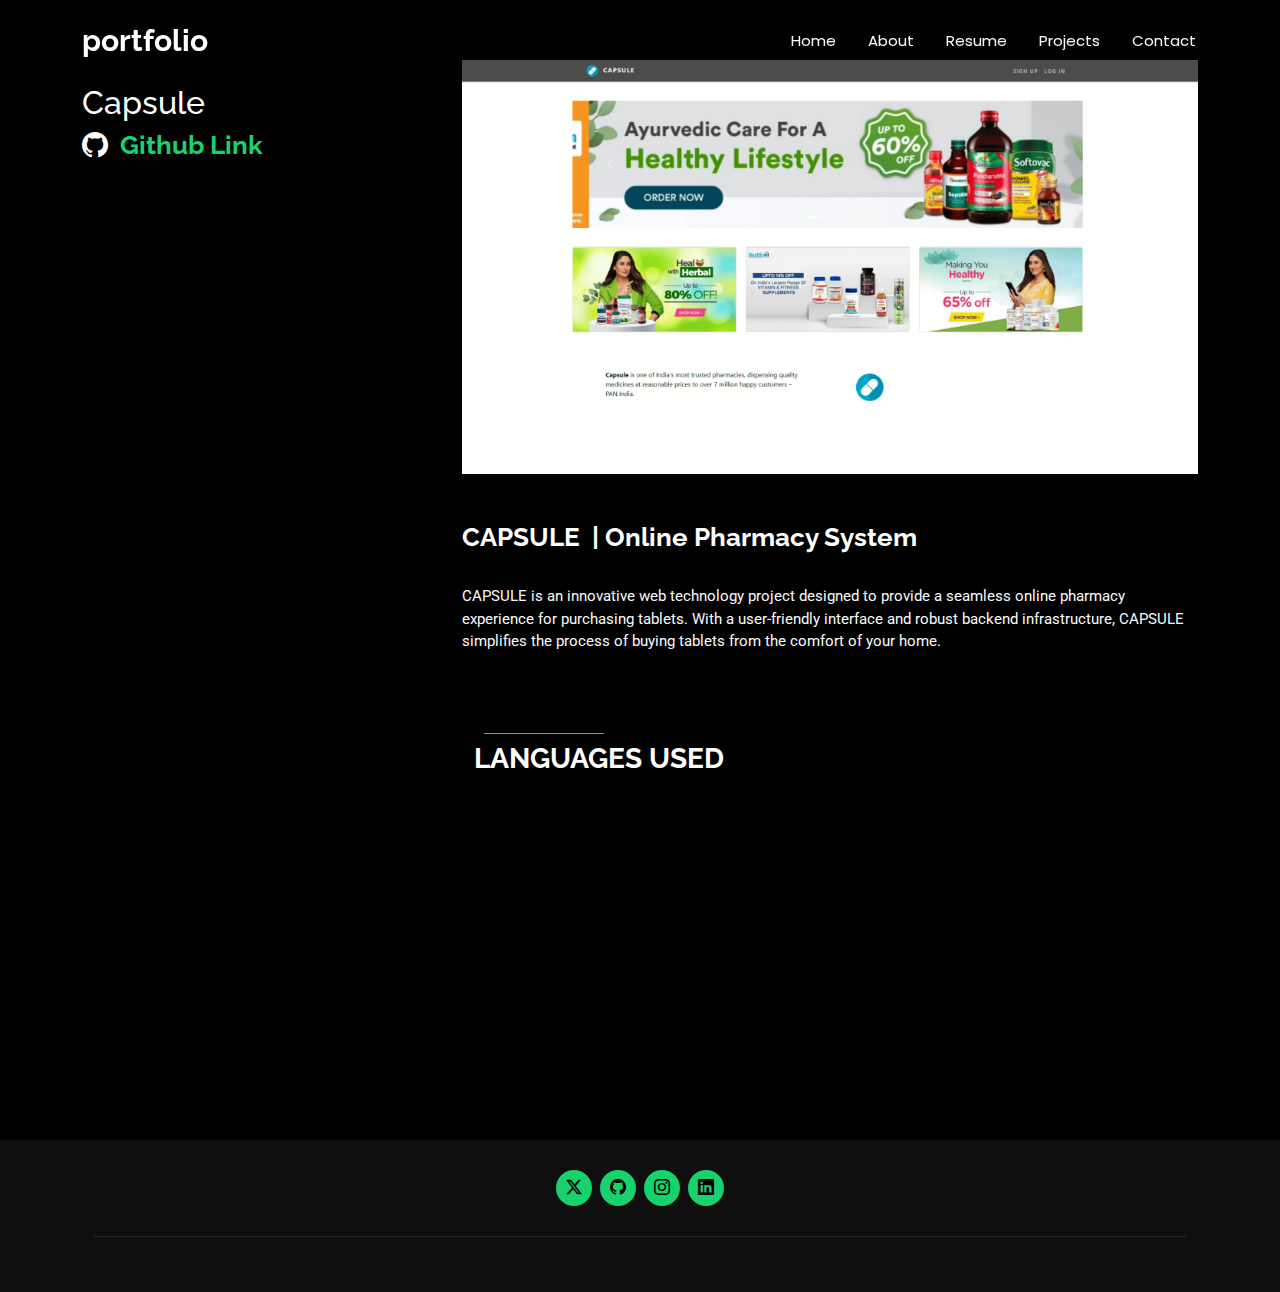
<file: capsule.html>
<!DOCTYPE html>
<html lang="en">

<head>
  <meta charset="utf-8">
  <meta content="width=device-width, initial-scale=1.0" name="viewport">
  <title>Capsule</title>
  <meta name="description" content="">
  <meta name="keywords" content="">
  <!-- Favicons -->
  <link href="assets/img/favicon.png" rel="icon">
  <link href="assets/img/apple-touch-icon.png" rel="apple-touch-icon">

  <!-- Fonts -->
  <link href="https://fonts.googleapis.com" rel="preconnect">
  <link href="https://fonts.gstatic.com" rel="preconnect" crossorigin>
  <link href="https://fonts.googleapis.com/css2?family=Roboto:ital,wght@0,100;0,300;0,400;0,500;0,700;0,900;1,100;1,300;1,400;1,500;1,700;1,900&family=Poppins:ital,wght@0,100;0,200;0,300;0,400;0,500;0,600;0,700;0,800;0,900;1,100;1,200;1,300;1,400;1,500;1,600;1,700;1,800;1,900&family=Raleway:ital,wght@0,100;0,200;0,300;0,400;0,500;0,600;0,700;0,800;0,900;1,100;1,200;1,300;1,400;1,500;1,600;1,700;1,800;1,900&display=swap" rel="stylesheet">

  <!-- Vendor CSS Files -->
  <link href="assets/vendor/bootstrap/css/bootstrap.min.css" rel="stylesheet">
  <link href="assets/vendor/bootstrap-icons/bootstrap-icons.css" rel="stylesheet">
  <link href="assets/vendor/aos/aos.css" rel="stylesheet">
  <link href="assets/vendor/swiper/swiper-bundle.min.css" rel="stylesheet">
  <link href="assets/vendor/glightbox/css/glightbox.min.css" rel="stylesheet">

  <!-- Main CSS File -->
  <link href="assets/css/main.css" rel="stylesheet">

  <!-- =======================================================
  * Template Name: Personal
  * Template URL: https://bootstrapmade.com/personal-free-resume-bootstrap-template/
  * Updated: Aug 07 2024 with Bootstrap v5.3.3
  * Author: BootstrapMade.com
  * License: https://bootstrapmade.com/license/
  ======================================================== -->
</head>

<body class="service-details-page">

  <header id="header" class="header d-flex align-items-center fixed-top">
    <div class="container-fluid container-xl position-relative d-flex align-items-center justify-content-between">

      <a href="index.html" class="logo d-flex align-items-center">
        <!-- Uncomment the line below if you also wish to use an image logo -->
        <!-- <img src="assets/img/logo.png" alt=""> -->
        <h1 class="sitename">portfolio</h1>
      </a>

      <nav id="navmenu" class="navmenu">
        <ul>
          <li><a href="index.html">Home</a></li>
          <li><a href="about.html">About</a></li>
          <li><a href="resume.html">Resume</a></li>
          <li><a href="projects.html">Projects</a></li>
        <!--  <li><a href="portfolio.html">Portfolio</a></li>
          <li class="dropdown"><a href="#"><span>Dropdown</span> <i class="bi bi-chevron-down toggle-dropdown"></i></a>
            <ul>
              <li><a href="#">Dropdown 1</a></li>
              <li class="dropdown"><a href="#"><span>Deep Dropdown</span> <i class="bi bi-chevron-down toggle-dropdown"></i></a>
                <ul>
                  <li><a href="#">Deep Dropdown 1</a></li>
                  <li><a href="#">Deep Dropdown 2</a></li>
                  <li><a href="#">Deep Dropdown 3</a></li>
                  <li><a href="#">Deep Dropdown 4</a></li>
                  <li><a href="#">Deep Dropdown 5</a></li>
                </ul>
              </li>
              <li><a href="#">Dropdown 2</a></li>
              <li><a href="#">Dropdown 3</a></li>
              <li><a href="#">Dropdown 4</a></li>
            </ul>
          </li> -->
          <li><a href="contact.html">Contact</a></li>
        </ul>
        <i class="mobile-nav-toggle d-xl-none bi bi-list"></i>
      </nav>

    </div>
  </header>

  <main class="main">

    <!-- Page Title -->

      <div class="heading">
            
          </div>
        
      <!-- End Page Title -->

    <!-- Service Details Section -->
    <section id="service-details" class="service-details section">

      <div class="container">

        <div class="row gy-4">

          <div class="col-lg-4" data-aos="fade-up" data-aos-delay="100">
           

         
              <br>
              <h2>Capsule</h2>
              <h3><i class="bi bi-github"></i><a href="https://github.com/revanth-rampal/Capsule"  target="_blank"> &nbsp;Github Link</a></h3>
          </div>

          <div class="col-lg-8" data-aos="fade-up" data-aos-delay="200">
           
              
  <div id="carouselExampleIndicators" class="carousel slide" data-bs-ride="carousel">
  <div class="carousel-indicators">
    <button type="button" data-bs-target="#carouselExampleIndicators" data-bs-slide-to="0" class="active" aria-current="true" aria-label="Slide 1"></button>
    <button type="button" data-bs-target="#carouselExampleIndicators" data-bs-slide-to="1" aria-label="Slide 2"></button>
    <button type="button" data-bs-target="#carouselExampleIndicators" data-bs-slide-to="2" aria-label="Slide 3"></button>
    <button type="button" data-bs-target="#carouselExampleIndicators" data-bs-slide-to="3" aria-label="Slide 4"></button>
  </div>
  <div class="carousel-inner">
    <div class="carousel-item active">
      <img src="assets/img/capsule/1.png" class="d-block w-100" alt="...">
    </div>
    <div class="carousel-item">
      <img src="assets/img/capsule/2.png" class="d-block w-100" alt="...">
    </div>
    <div class="carousel-item">
      <img src="assets/img/capsule/3.png" class="d-block w-100" alt="...">
    </div>
    <div class="carousel-item">
      <img src="assets/img/capsule/4.png" class="d-block w-100" alt="...">
    </div>
  </div>
  <button class="carousel-control-prev" type="button" data-bs-target="#carouselExampleIndicators" data-bs-slide="prev">
    <span class="carousel-control-prev-icon" aria-hidden="true"></span>
    <span class="visually-hidden">Previous</span>
  </button>
  <button class="carousel-control-next" type="button" data-bs-target="#carouselExampleIndicators" data-bs-slide="next">
    <span class="carousel-control-next-icon" aria-hidden="true"></span>
    <span class="visually-hidden">Next</span>
  </button>
</div>

              
             <br> 
              <br>
            <h3>CAPSULE   &nbsp;| Online Pharmacy System</h3>
              <br>
            <p>
              CAPSULE is an innovative web technology project designed to provide a seamless online pharmacy experience for purchasing tablets. With a user-friendly interface and robust backend infrastructure, CAPSULE simplifies the process of buying tablets from the comfort of your home.
            </p>
            <!-- Skills Section -->
    <section id="skills" class="skills section">

      <!-- Section Title -->
      <div class="container section-title" data-aos="fade-up">
        <h2></h2>
        <div><span>Languages</span> <span class="description-title">Used</span></div>
      </div><!-- End Section Title -->

      <div class="container" data-aos="fade-up" data-aos-delay="100">

        <div class="row skills-content skills-animation">

          <div class="col-lg-6">

            <div class="progress">
              <span class="skill"><span>HTML</span> <i class="val">30%</i></span>
              <div class="progress-bar-wrap">
                <div class="progress-bar" role="progressbar" aria-valuenow="30" aria-valuemin="0" aria-valuemax="100"></div>
              </div>
            </div><!-- End Skills Item -->

            <div class="progress">
              <span class="skill"><span>CSS</span> <i class="val">20%</i></span>
              <div class="progress-bar-wrap">
                <div class="progress-bar" role="progressbar" aria-valuenow="20" aria-valuemin="0" aria-valuemax="100"></div>
              </div>
            </div><!-- End Skills Item -->

            <div class="progress">
              <span class="skill"><span>JavaScript</span> <i class="val">20%</i></span>
              <div class="progress-bar-wrap">
                <div class="progress-bar" role="progressbar" aria-valuenow="20" aria-valuemin="0" aria-valuemax="100"></div>
              </div>
            </div><!-- End Skills Item -->

          </div>

          <div class="col-lg-6">

            <div class="progress">
              <span class="skill"><span>PHP</span> <i class="val">20%</i></span>
              <div class="progress-bar-wrap">
                <div class="progress-bar" role="progressbar" aria-valuenow="20" aria-valuemin="0" aria-valuemax="100"></div>
              </div>
            </div><!-- End Skills Item -->

            <div class="progress">
              <span class="skill"><span>Bootstrap</span> <i class="val">10%</i></span>
              <div class="progress-bar-wrap">
                <div class="progress-bar" role="progressbar" aria-valuenow="10" aria-valuemin="0" aria-valuemax="100"></div>
              </div>
            </div><!-- End Skills Item -->

           
            </div><!-- End Skills Item -->

          </div>

        </div>

      </div>

    </section><!-- /Skills Section -->
          </div>

        </div>

      </div>

    </section><!-- /Service Details Section -->

  </main>

  <footer id="footer" class="footer dark-background">
    <div class="container">
      <div class="social-links d-flex justify-content-center">
        <a href="https://x.com/Revanth_Rampal"><i class="bi bi-twitter-x"></i></a>
        <a href="https://github.com/revanth-rampal"><i class="bi bi-github"></i></a>
        <a href="https://www.instagram.com/revanth_rampal/"><i class="bi bi-instagram"></i></a>
        <a href="https://www.linkedin.com/in/revanthrampal/"><i class="bi bi-linkedin"></i></a>
      </div>
      <div class="container">
        <div class="copyright">
        </div>
       
      </div>
    </div>
  </footer>

  <!-- Scroll Top -->
  <a href="#" id="scroll-top" class="scroll-top d-flex align-items-center justify-content-center"><i class="bi bi-arrow-up-short"></i></a>

  <!-- Preloader -->
  <div id="preloader"></div>

  <!-- Vendor JS Files -->
  <script src="assets/vendor/bootstrap/js/bootstrap.bundle.min.js"></script>
  <script src="assets/vendor/php-email-form/validate.js"></script>
  <script src="assets/vendor/aos/aos.js"></script>
  <script src="assets/vendor/typed.js/typed.umd.js"></script>
  <script src="assets/vendor/purecounter/purecounter_vanilla.js"></script>
  <script src="assets/vendor/waypoints/noframework.waypoints.js"></script>
  <script src="assets/vendor/swiper/swiper-bundle.min.js"></script>
  <script src="assets/vendor/glightbox/js/glightbox.min.js"></script>
  <script src="assets/vendor/imagesloaded/imagesloaded.pkgd.min.js"></script>
  <script src="assets/vendor/isotope-layout/isotope.pkgd.min.js"></script>

  <!-- Main JS File -->
  <script src="assets/js/main.js"></script>

</body>

</html>
</file>
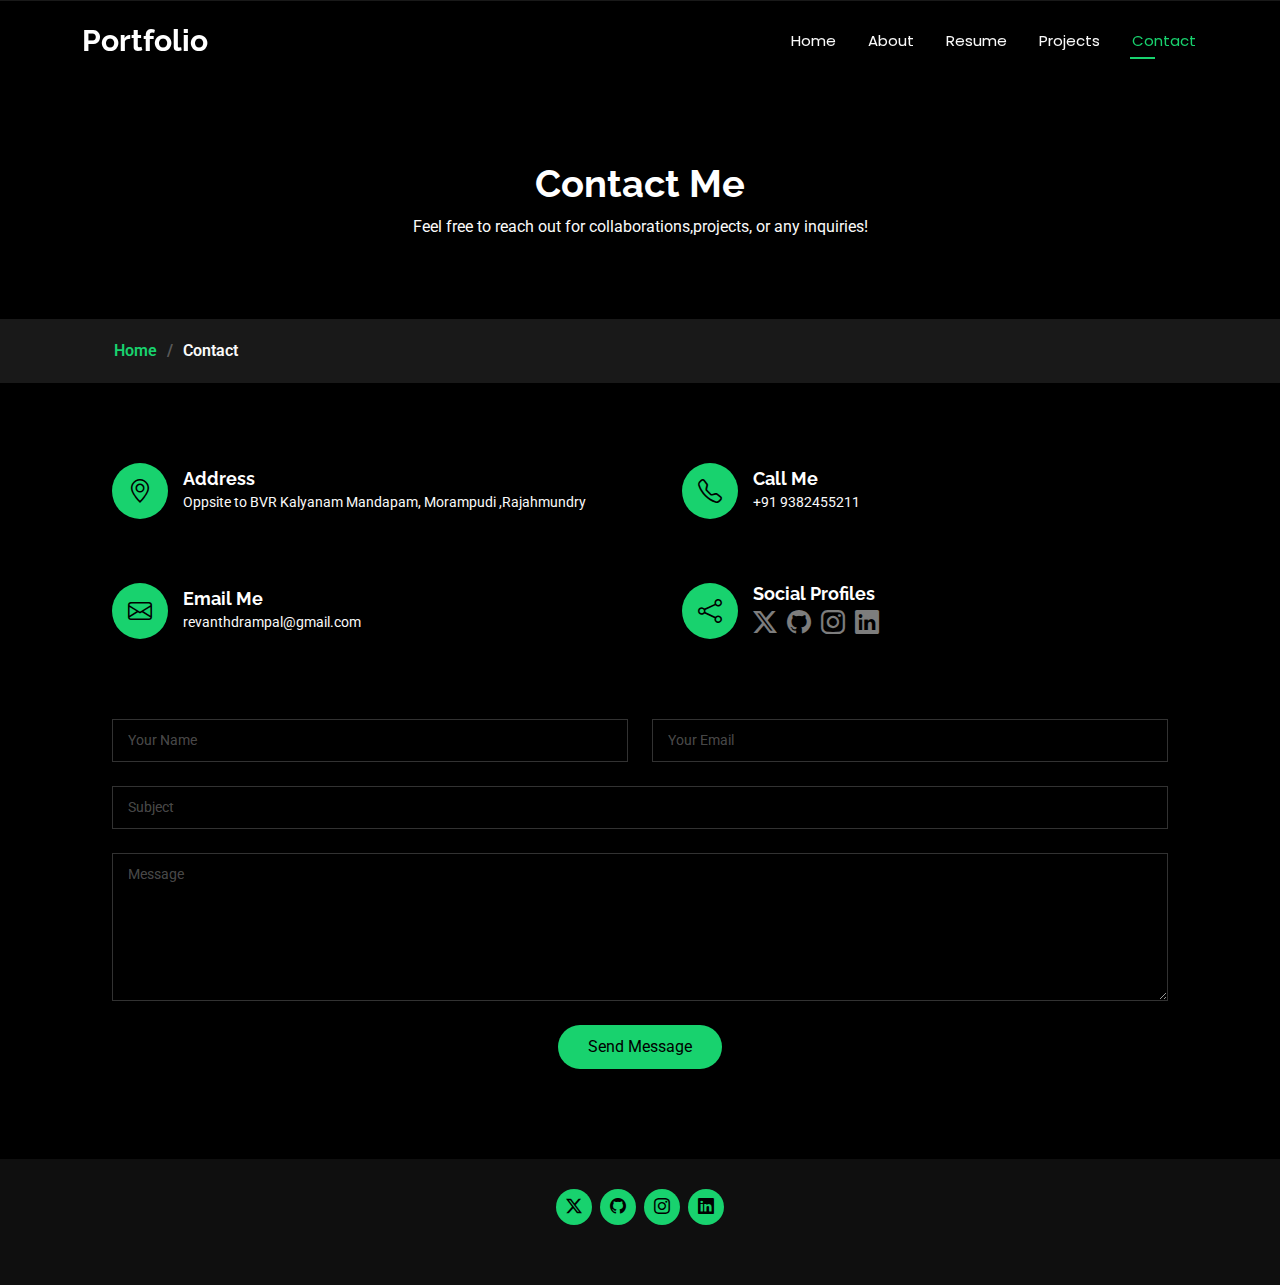
<file: contact.html>
<!DOCTYPE html>
<html lang="en">

<head>
  <meta charset="utf-8">
  <meta content="width=device-width, initial-scale=1.0" name="viewport">
  <title>Contact</title>
  <meta name="description" content="">
  <meta name="keywords" content="">

  <!-- Favicons -->
  <link href="assets/img/favicon.png" rel="icon">
  <link href="assets/img/apple-touch-icon.png" rel="apple-touch-icon">

  <!-- Fonts -->
  <link href="https://fonts.googleapis.com" rel="preconnect">
  <link href="https://fonts.gstatic.com" rel="preconnect" crossorigin>
  <link href="https://fonts.googleapis.com/css2?family=Roboto:ital,wght@0,100;0,300;0,400;0,500;0,700;0,900;1,100;1,300;1,400;1,500;1,700;1,900&family=Poppins:ital,wght@0,100;0,200;0,300;0,400;0,500;0,600;0,700;0,800;0,900;1,100;1,200;1,300;1,400;1,500;1,600;1,700;1,800;1,900&family=Raleway:ital,wght@0,100;0,200;0,300;0,400;0,500;0,600;0,700;0,800;0,900;1,100;1,200;1,300;1,400;1,500;1,600;1,700;1,800;1,900&display=swap" rel="stylesheet">

  <!-- Vendor CSS Files -->
  <link href="assets/vendor/bootstrap/css/bootstrap.min.css" rel="stylesheet">
  <link href="assets/vendor/bootstrap-icons/bootstrap-icons.css" rel="stylesheet">
  <link href="assets/vendor/aos/aos.css" rel="stylesheet">
  <link href="assets/vendor/swiper/swiper-bundle.min.css" rel="stylesheet">
  <link href="assets/vendor/glightbox/css/glightbox.min.css" rel="stylesheet">

  <!-- Main CSS File -->
  <link href="assets/css/main.css" rel="stylesheet">

  <!-- =======================================================
  * Template Name: Personal
  * Template URL: https://bootstrapmade.com/personal-free-resume-bootstrap-template/
  * Updated: Aug 07 2024 with Bootstrap v5.3.3
  * Author: BootstrapMade.com
  * License: https://bootstrapmade.com/license/
  ======================================================== -->
</head>

<body class="contact-page">

  <header id="header" class="header d-flex align-items-center fixed-top">
    <div class="container-fluid container-xl position-relative d-flex align-items-center justify-content-between">

      <a href="index.html" class="logo d-flex align-items-center">
        <!-- Uncomment the line below if you also wish to use an image logo -->
        <!-- <img src="assets/img/logo.png" alt=""> -->
        <h1 class="sitename">Portfolio</h1>
      </a>

      <nav id="navmenu" class="navmenu">
        <ul>
          <li><a href="index.html">Home</a></li>
          <li><a href="about.html">About</a></li>
          <li><a href="resume.html">Resume</a></li>
          <li><a href="projects.html">Projects</a></li>
          <!--<li><a href="portfolio.html">Portfolio</a></li> 
          <li class="dropdown"><a href="#"><span>Dropdown</span> <i class="bi bi-chevron-down toggle-dropdown"></i></a>
            <ul>
              <li><a href="#">Dropdown 1</a></li>
              <li class="dropdown"><a href="#"><span>Deep Dropdown</span> <i class="bi bi-chevron-down toggle-dropdown"></i></a>
                <ul>
                  <li><a href="#">Deep Dropdown 1</a></li>
                  <li><a href="#">Deep Dropdown 2</a></li>
                  <li><a href="#">Deep Dropdown 3</a></li>
                  <li><a href="#">Deep Dropdown 4</a></li>
                  <li><a href="#">Deep Dropdown 5</a></li>
                </ul>
              </li>
              <li><a href="#">Dropdown 2</a></li>
              <li><a href="#">Dropdown 3</a></li>
              <li><a href="#">Dropdown 4</a></li>
            </ul>
          </li> -->
          <li><a href="contact.html" class="active">Contact</a></li>
        </ul>
        <i class="mobile-nav-toggle d-xl-none bi bi-list"></i>
      </nav>

    </div>
  </header>

  <main class="main">

    <!-- Page Title -->
    <div class="page-title" data-aos="fade">
      <div class="heading">
        <div class="container">
          <div class="row d-flex justify-content-center text-center">
            <div class="col-lg-8">
              <h1>Contact Me</h1>
              <p class="mb-0">Feel free to reach out for collaborations,projects, or any inquiries!</p>
            </div>
          </div>
        </div>
      </div>
      <nav class="breadcrumbs">
        <div class="container">
          <ol>
            <li><a href="index.html">Home</a></li>
            <li class="current">Contact</li>
          </ol>
        </div>
      </nav>
    </div><!-- End Page Title -->

    <!-- Contact Section -->
    <section id="contact" class="contact section">

      <div class="container" data-aos="fade-up" data-aos-delay="100">

        <div class="row gy-4">
          <div class="col-md-6">
            <div class="info-item d-flex align-items-center" data-aos="fade-up" data-aos-delay="200">
              <i class="icon bi bi-geo-alt flex-shrink-0"></i>
              <div>
                <h3>Address</h3>
                <p>Oppsite to  BVR Kalyanam Mandapam, Morampudi ,Rajahmundry</p>
              </div>
            </div>
          </div><!-- End Info Item -->

          <div class="col-md-6">
            <div class="info-item d-flex align-items-center" data-aos="fade-up" data-aos-delay="300">
              <i class="icon bi bi-telephone flex-shrink-0"></i>
              <div>
                <h3>Call Me</h3>
                <p>+91 9382455211</p>
              </div>
            </div>
          </div><!-- End Info Item -->

          <div class="col-md-6">
            <div class="info-item d-flex align-items-center" data-aos="fade-up" data-aos-delay="400">
              <i class="icon bi bi-envelope flex-shrink-0"></i>
              <div>
                <h3>Email Me</h3>
                <p>revanthdrampal@gmail.com</p>
              </div>
            </div>
          </div><!-- End Info Item -->

          <div class="col-md-6">
            <div class="info-item d-flex align-items-center" data-aos="fade-up" data-aos-delay="500">
              <i class="icon bi bi-share flex-shrink-0"></i>
              <div>
                <h3>Social Profiles</h3>
                <div class="social-links">
                  <a href="https://x.com/Revanth_Rampal"><i class="bi bi-twitter-x"></i></a>
                  <a href="https://github.com/revanth-rampal"><i class="bi bi-github"></i></a>
                  <a href="https://www.instagram.com/revanth_rampal/"><i class="bi bi-instagram"></i></a>
                  <a href="https://www.linkedin.com/in/revanthrampal/"><i class="bi bi-linkedin"></i></a>
                </div>
              </div>
            </div>
          </div><!-- End Info Item -->

        </div>

        <form action="forms/contact.php" method="post" class="php-email-form" data-aos="fade-up" data-aos-delay="600">
          <div class="row gy-4">

            <div class="col-md-6">
              <input type="text" name="name" class="form-control" placeholder="Your Name" required="">
            </div>

            <div class="col-md-6 ">
              <input type="email" class="form-control" name="email" placeholder="Your Email" required="">
            </div>

            <div class="col-md-12">
              <input type="text" class="form-control" name="subject" placeholder="Subject" required="">
            </div>

            <div class="col-md-12">
              <textarea class="form-control" name="message" rows="6" placeholder="Message" required=""></textarea>
            </div>

            <div class="col-md-12 text-center">
              <div class="loading">Loading</div>
              <div class="error-message"></div>
              <div class="sent-message">Your message has been sent. Thank you!</div>

              <button type="submit">Send Message</button>
            </div>

          </div>
        </form><!-- End Contact Form -->

      </div>

    </section><!-- /Contact Section -->

  </main>

  <footer id="footer" class="footer dark-background">
    <div class="container">
      <div class="social-links d-flex justify-content-center">
        <a href="https://x.com/Revanth_Rampal"><i class="bi bi-twitter-x"></i></a>
        <a href="https://github.com/revanth-rampal"><i class="bi bi-github"></i></a>
        <a href="https://www.instagram.com/revanth_rampal/"><i class="bi bi-instagram"></i></a>
        <a href="https://www.linkedin.com/in/revanthrampal/"><i class="bi bi-linkedin"></i></a>
      </div>
    </div>
  </footer>

  <!-- Scroll Top -->
  <a href="#" id="scroll-top" class="scroll-top d-flex align-items-center justify-content-center"><i class="bi bi-arrow-up-short"></i></a>

  <!-- Preloader -->
  <div id="preloader"></div>

  <!-- Vendor JS Files -->
  <script src="assets/vendor/bootstrap/js/bootstrap.bundle.min.js"></script>
  <script src="assets/vendor/php-email-form/validate.js"></script>
  <script src="assets/vendor/aos/aos.js"></script>
  <script src="assets/vendor/typed.js/typed.umd.js"></script>
  <script src="assets/vendor/purecounter/purecounter_vanilla.js"></script>
  <script src="assets/vendor/waypoints/noframework.waypoints.js"></script>
  <script src="assets/vendor/swiper/swiper-bundle.min.js"></script>
  <script src="assets/vendor/glightbox/js/glightbox.min.js"></script>
  <script src="assets/vendor/imagesloaded/imagesloaded.pkgd.min.js"></script>
  <script src="assets/vendor/isotope-layout/isotope.pkgd.min.js"></script>

  <!-- Main JS File -->
  <script src="assets/js/main.js"></script>

</body>

</html>
</file>
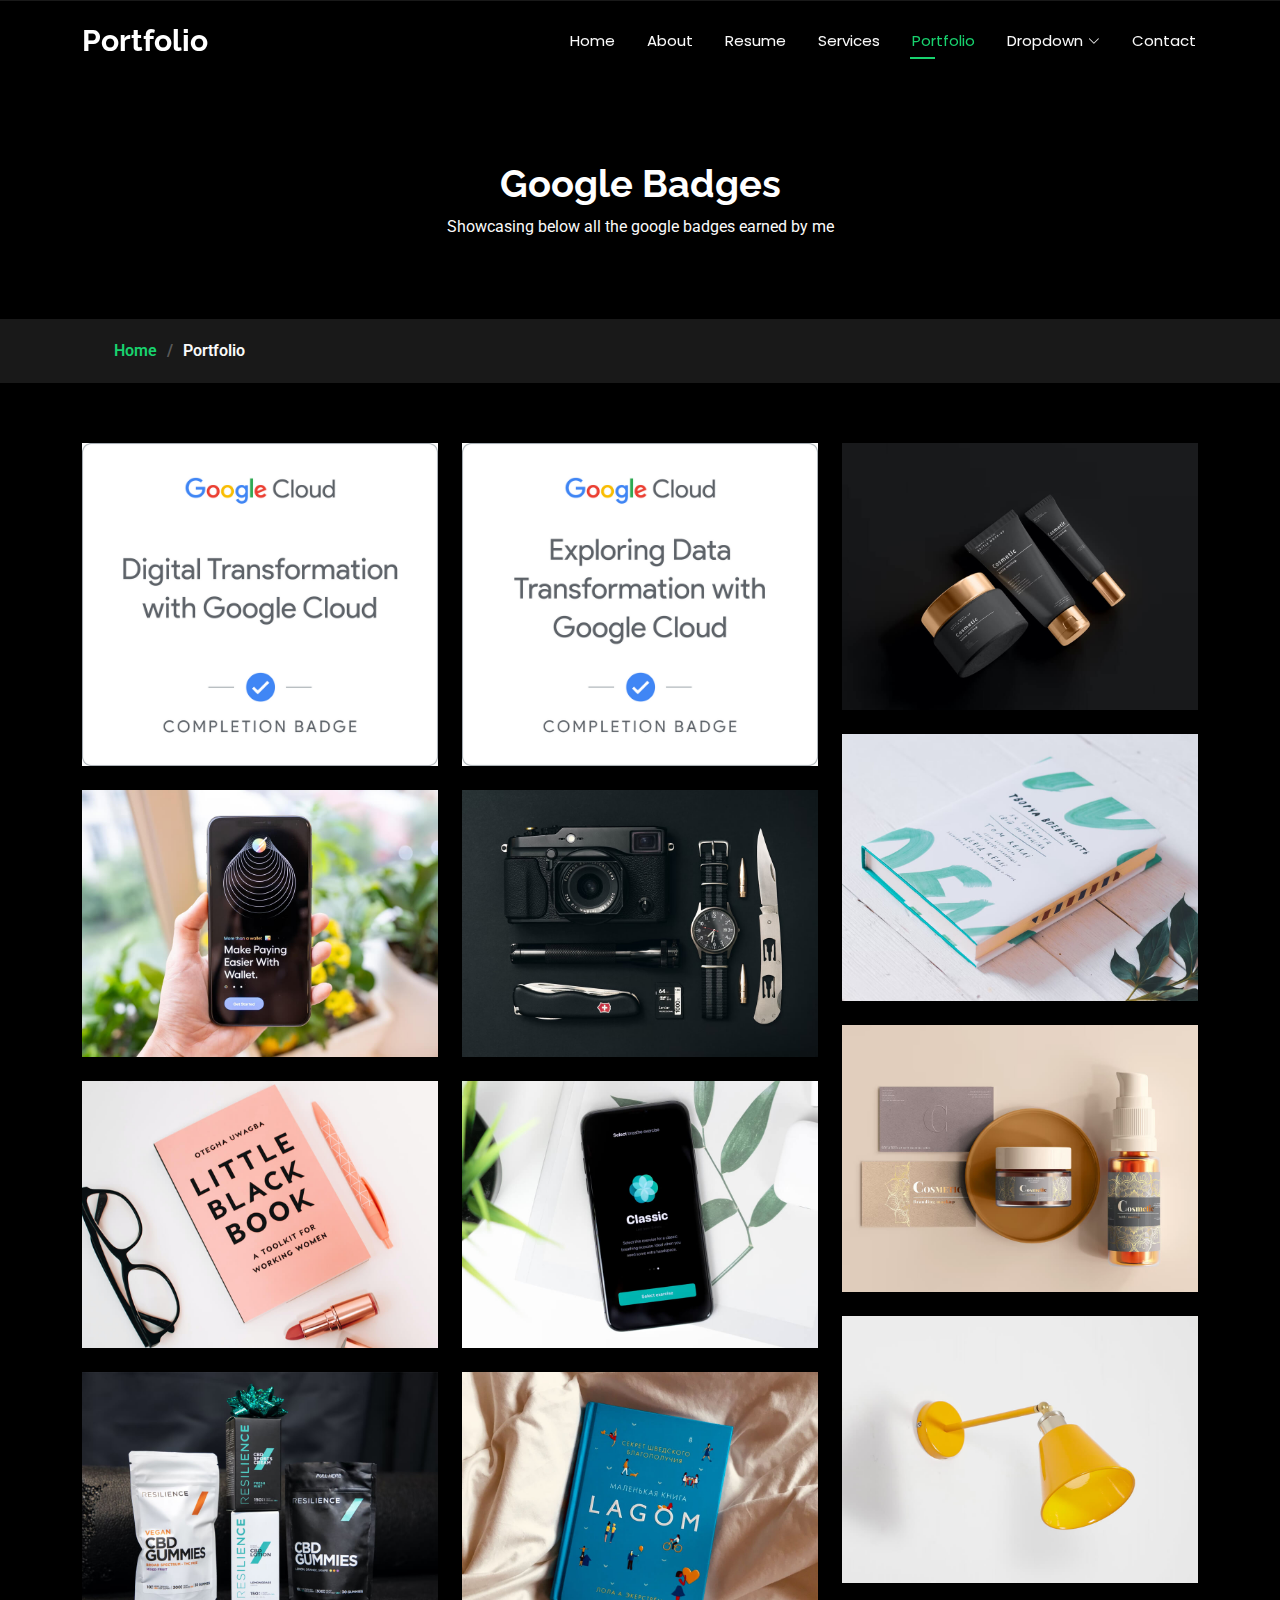
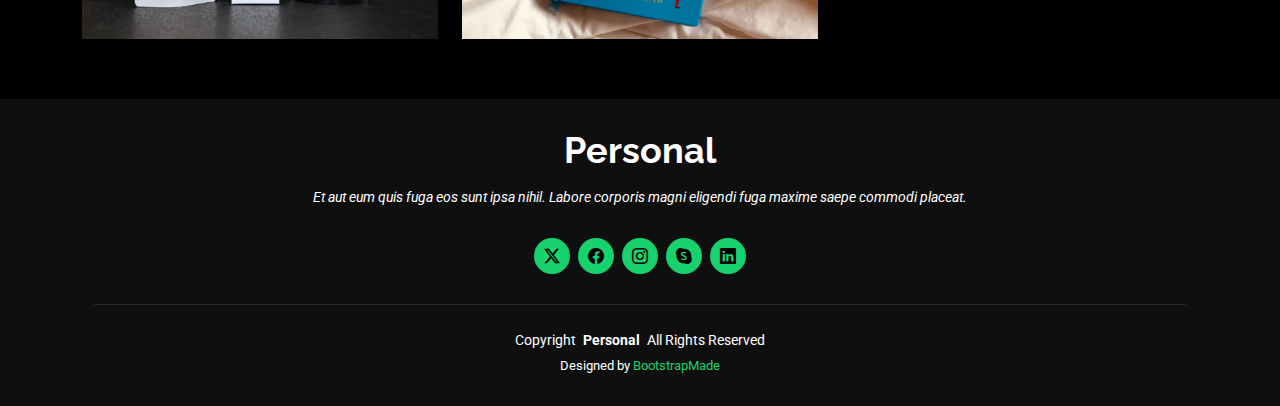
<file: Googlebadges.html>
<!DOCTYPE html>
<html lang="en">

<head>
  <meta charset="utf-8">
  <meta content="width=device-width, initial-scale=1.0" name="viewport">
  <title>Portfolio - Personal Bootstrap Template</title>
  <meta name="description" content="">
  <meta name="keywords" content="">

  <!-- Favicons -->
  <link href="assets/img/favicon.png" rel="icon">
  <link href="assets/img/apple-touch-icon.png" rel="apple-touch-icon">

  <!-- Fonts -->
  <link href="https://fonts.googleapis.com" rel="preconnect">
  <link href="https://fonts.gstatic.com" rel="preconnect" crossorigin>
  <link href="https://fonts.googleapis.com/css2?family=Roboto:ital,wght@0,100;0,300;0,400;0,500;0,700;0,900;1,100;1,300;1,400;1,500;1,700;1,900&family=Poppins:ital,wght@0,100;0,200;0,300;0,400;0,500;0,600;0,700;0,800;0,900;1,100;1,200;1,300;1,400;1,500;1,600;1,700;1,800;1,900&family=Raleway:ital,wght@0,100;0,200;0,300;0,400;0,500;0,600;0,700;0,800;0,900;1,100;1,200;1,300;1,400;1,500;1,600;1,700;1,800;1,900&display=swap" rel="stylesheet">

  <!-- Vendor CSS Files -->
  <link href="assets/vendor/bootstrap/css/bootstrap.min.css" rel="stylesheet">
  <link href="assets/vendor/bootstrap-icons/bootstrap-icons.css" rel="stylesheet">
  <link href="assets/vendor/aos/aos.css" rel="stylesheet">
  <link href="assets/vendor/swiper/swiper-bundle.min.css" rel="stylesheet">
  <link href="assets/vendor/glightbox/css/glightbox.min.css" rel="stylesheet">

  <!-- Main CSS File -->
  <link href="assets/css/main.css" rel="stylesheet">

  <!-- =======================================================
  * Template Name: Personal
  * Template URL: https://bootstrapmade.com/personal-free-resume-bootstrap-template/
  * Updated: Aug 07 2024 with Bootstrap v5.3.3
  * Author: BootstrapMade.com
  * License: https://bootstrapmade.com/license/
  ======================================================== -->
</head>

<body class="portfolio-page">

  <header id="header" class="header d-flex align-items-center fixed-top">
    <div class="container-fluid container-xl position-relative d-flex align-items-center justify-content-between">

      <a href="index.html" class="logo d-flex align-items-center">
        <!-- Uncomment the line below if you also wish to use an image logo -->
        <!-- <img src="assets/img/logo.png" alt=""> -->
        <h1 class="sitename">Portfolio</h1>
      </a>

      <nav id="navmenu" class="navmenu">
        <ul>
          <li><a href="index.html">Home</a></li>
          <li><a href="about.html">About</a></li>
          <li><a href="resume.html">Resume</a></li>
          <li><a href="services.html">Services</a></li>
          <li><a href="portfolio.html" class="active">Portfolio</a></li>
          <li class="dropdown"><a href="#"><span>Dropdown</span> <i class="bi bi-chevron-down toggle-dropdown"></i></a>
            <ul>
              <li><a href="#">Dropdown 1</a></li>
              <li class="dropdown"><a href="#"><span>Deep Dropdown</span> <i class="bi bi-chevron-down toggle-dropdown"></i></a>
                <ul>
                  <li><a href="#">Deep Dropdown 1</a></li>
                  <li><a href="#">Deep Dropdown 2</a></li>
                  <li><a href="#">Deep Dropdown 3</a></li>
                  <li><a href="#">Deep Dropdown 4</a></li>
                  <li><a href="#">Deep Dropdown 5</a></li>
                </ul>
              </li>
              <li><a href="#">Dropdown 2</a></li>
              <li><a href="#">Dropdown 3</a></li>
              <li><a href="#">Dropdown 4</a></li>
            </ul>
          </li>
          <li><a href="contact.html">Contact</a></li>
        </ul>
        <i class="mobile-nav-toggle d-xl-none bi bi-list"></i>
      </nav>

    </div>
  </header>

  <main class="main">

    <!-- Page Title -->
    <div class="page-title" data-aos="fade">
      <div class="heading">
        <div class="container">
          <div class="row d-flex justify-content-center text-center">
            <div class="col-lg-8">
              <h1>Google Badges </h1>
              <p class="mb-0">Showcasing below all the google badges earned by me</p>
            </div>
          </div>
        </div>
      </div>
      <nav class="breadcrumbs">
        <div class="container">
          <ol>
            <li><a href="index.html">Home</a></li>
            <li class="current">Portfolio</li>
          </ol>
        </div>
      </nav>
    </div><!-- End Page Title -->

    <!-- Portfolio Section -->
    <section id="portfolio" class="portfolio section">

      <div class="container">

        <div class="isotope-layout" data-default-filter="*" data-layout="masonry" data-sort="original-order">

          
          </ul><!-- End Portfolio Filters -->

          <div class="row gy-4 isotope-container" data-aos="fade-up" data-aos-delay="200">

            <div class="col-lg-4 col-md-6 portfolio-item isotope-item filter-app">
              <div class="portfolio-content h-100">
                <img src="assets/img/certificates/GCDL1.png" class="img-fluid" alt="">
                <div class="portfolio-info">
                  <h4>Earned Feb 24, 2025 EST </h4>
                  <p>Digital Transformation with Google Cloud</p>
                  <a href="portfolio-details.html" title="More Details" class="details-link"><i class="bi bi-link-45deg"></i></a>
                </div>
              </div>
            </div><!-- End Portfolio Item -->

            <div class="col-lg-4 col-md-6 portfolio-item isotope-item filter-product">
              <div class="portfolio-content h-100">
                <img src="assets/img/certificates/GCDL2.png" class="img-fluid" alt="">
                <div class="portfolio-info">
                  <h4>Earned Mar 2, 2025 EST</h4>
                  <p>Exploring Data Transformation with Google Cloud</p>
                  <a href="portfolio-details.html" title="More Details" class="details-link"><i class="bi bi-link-45deg"></i></a>
                </div>
              </div>
            </div><!-- End Portfolio Item -->

            <div class="col-lg-4 col-md-6 portfolio-item isotope-item filter-branding">
              <div class="portfolio-content h-100">
                <img src="assets/img/portfolio/branding-1.jpg" class="img-fluid" alt="">
                <div class="portfolio-info">
                  <h4>Branding 1</h4>
                  <p>Lorem ipsum, dolor sit amet consectetur</p>
                  <a href="assets/img/portfolio/branding-1.jpg" title="Branding 1" data-gallery="portfolio-gallery-branding" class="glightbox preview-link"><i class="bi bi-zoom-in"></i></a>
                  <a href="portfolio-details.html" title="More Details" class="details-link"><i class="bi bi-link-45deg"></i></a>
                </div>
              </div>
            </div><!-- End Portfolio Item -->

            <div class="col-lg-4 col-md-6 portfolio-item isotope-item filter-books">
              <div class="portfolio-content h-100">
                <img src="assets/img/portfolio/books-1.jpg" class="img-fluid" alt="">
                <div class="portfolio-info">
                  <h4>Books 1</h4>
                  <p>Lorem ipsum, dolor sit amet consectetur</p>
                  <a href="assets/img/portfolio/books-1.jpg" title="Branding 1" data-gallery="portfolio-gallery-book" class="glightbox preview-link"><i class="bi bi-zoom-in"></i></a>
                  <a href="portfolio-details.html" title="More Details" class="details-link"><i class="bi bi-link-45deg"></i></a>
                </div>
              </div>
            </div><!-- End Portfolio Item -->

            <div class="col-lg-4 col-md-6 portfolio-item isotope-item filter-app">
              <div class="portfolio-content h-100">
                <img src="assets/img/portfolio/app-2.jpg" class="img-fluid" alt="">
                <div class="portfolio-info">
                  <h4>App 2</h4>
                  <p>Lorem ipsum, dolor sit amet consectetur</p>
                  <a href="assets/img/portfolio/app-2.jpg" title="App 2" data-gallery="portfolio-gallery-app" class="glightbox preview-link"><i class="bi bi-zoom-in"></i></a>
                  <a href="portfolio-details.html" title="More Details" class="details-link"><i class="bi bi-link-45deg"></i></a>
                </div>
              </div>
            </div><!-- End Portfolio Item -->

            <div class="col-lg-4 col-md-6 portfolio-item isotope-item filter-product">
              <div class="portfolio-content h-100">
                <img src="assets/img/portfolio/product-2.jpg" class="img-fluid" alt="">
                <div class="portfolio-info">
                  <h4>Product 2</h4>
                  <p>Lorem ipsum, dolor sit amet consectetur</p>
                  <a href="assets/img/portfolio/product-2.jpg" title="Product 2" data-gallery="portfolio-gallery-product" class="glightbox preview-link"><i class="bi bi-zoom-in"></i></a>
                  <a href="portfolio-details.html" title="More Details" class="details-link"><i class="bi bi-link-45deg"></i></a>
                </div>
              </div>
            </div><!-- End Portfolio Item -->

            <div class="col-lg-4 col-md-6 portfolio-item isotope-item filter-branding">
              <div class="portfolio-content h-100">
                <img src="assets/img/portfolio/branding-2.jpg" class="img-fluid" alt="">
                <div class="portfolio-info">
                  <h4>Branding 2</h4>
                  <p>Lorem ipsum, dolor sit amet consectetur</p>
                  <a href="assets/img/portfolio/branding-2.jpg" title="Branding 2" data-gallery="portfolio-gallery-branding" class="glightbox preview-link"><i class="bi bi-zoom-in"></i></a>
                  <a href="portfolio-details.html" title="More Details" class="details-link"><i class="bi bi-link-45deg"></i></a>
                </div>
              </div>
            </div><!-- End Portfolio Item -->

            <div class="col-lg-4 col-md-6 portfolio-item isotope-item filter-books">
              <div class="portfolio-content h-100">
                <img src="assets/img/portfolio/books-2.jpg" class="img-fluid" alt="">
                <div class="portfolio-info">
                  <h4>Books 2</h4>
                  <p>Lorem ipsum, dolor sit amet consectetur</p>
                  <a href="assets/img/portfolio/books-2.jpg" title="Branding 2" data-gallery="portfolio-gallery-book" class="glightbox preview-link"><i class="bi bi-zoom-in"></i></a>
                  <a href="portfolio-details.html" title="More Details" class="details-link"><i class="bi bi-link-45deg"></i></a>
                </div>
              </div>
            </div><!-- End Portfolio Item -->

            <div class="col-lg-4 col-md-6 portfolio-item isotope-item filter-app">
              <div class="portfolio-content h-100">
                <img src="assets/img/portfolio/app-3.jpg" class="img-fluid" alt="">
                <div class="portfolio-info">
                  <h4>App 3</h4>
                  <p>Lorem ipsum, dolor sit amet consectetur</p>
                  <a href="assets/img/portfolio/app-3.jpg" title="App 3" data-gallery="portfolio-gallery-app" class="glightbox preview-link"><i class="bi bi-zoom-in"></i></a>
                  <a href="portfolio-details.html" title="More Details" class="details-link"><i class="bi bi-link-45deg"></i></a>
                </div>
              </div>
            </div><!-- End Portfolio Item -->

            <div class="col-lg-4 col-md-6 portfolio-item isotope-item filter-product">
              <div class="portfolio-content h-100">
                <img src="assets/img/portfolio/product-3.jpg" class="img-fluid" alt="">
                <div class="portfolio-info">
                  <h4>Product 3</h4>
                  <p>Lorem ipsum, dolor sit amet consectetur</p>
                  <a href="assets/img/portfolio/product-3.jpg" title="Product 3" data-gallery="portfolio-gallery-product" class="glightbox preview-link"><i class="bi bi-zoom-in"></i></a>
                  <a href="portfolio-details.html" title="More Details" class="details-link"><i class="bi bi-link-45deg"></i></a>
                </div>
              </div>
            </div><!-- End Portfolio Item -->

            <div class="col-lg-4 col-md-6 portfolio-item isotope-item filter-branding">
              <div class="portfolio-content h-100">
                <img src="assets/img/portfolio/branding-3.jpg" class="img-fluid" alt="">
                <div class="portfolio-info">
                  <h4>Branding 3</h4>
                  <p>Lorem ipsum, dolor sit amet consectetur</p>
                  <a href="assets/img/portfolio/branding-3.jpg" title="Branding 2" data-gallery="portfolio-gallery-branding" class="glightbox preview-link"><i class="bi bi-zoom-in"></i></a>
                  <a href="portfolio-details.html" title="More Details" class="details-link"><i class="bi bi-link-45deg"></i></a>
                </div>
              </div>
            </div><!-- End Portfolio Item -->

            <div class="col-lg-4 col-md-6 portfolio-item isotope-item filter-books">
              <div class="portfolio-content h-100">
                <img src="assets/img/portfolio/books-3.jpg" class="img-fluid" alt="">
                <div class="portfolio-info">
                  <h4>Books 3</h4>
                  <p>Lorem ipsum, dolor sit amet consectetur</p>
                  <a href="assets/img/portfolio/books-3.jpg" title="Branding 3" data-gallery="portfolio-gallery-book" class="glightbox preview-link"><i class="bi bi-zoom-in"></i></a>
                  <a href="portfolio-details.html" title="More Details" class="details-link"><i class="bi bi-link-45deg"></i></a>
                </div>
              </div>
            </div><!-- End Portfolio Item -->

          </div><!-- End Portfolio Container -->

        </div>

      </div>

    </section><!-- /Portfolio Section -->

  </main>

  <footer id="footer" class="footer dark-background">
    <div class="container">
      <h3 class="sitename">Personal</h3>
      <p>Et aut eum quis fuga eos sunt ipsa nihil. Labore corporis magni eligendi fuga maxime saepe commodi placeat.</p>
      <div class="social-links d-flex justify-content-center">
        <a href=""><i class="bi bi-twitter-x"></i></a>
        <a href=""><i class="bi bi-facebook"></i></a>
        <a href=""><i class="bi bi-instagram"></i></a>
        <a href=""><i class="bi bi-skype"></i></a>
        <a href=""><i class="bi bi-linkedin"></i></a>
      </div>
      <div class="container">
        <div class="copyright">
          <span>Copyright</span> <strong class="px-1 sitename">Personal</strong> <span>All Rights Reserved</span>
        </div>
        <div class="credits">
          <!-- All the links in the footer should remain intact. -->
          <!-- You can delete the links only if you've purchased the pro version. -->
          <!-- Licensing information: https://bootstrapmade.com/license/ -->
          <!-- Purchase the pro version with working PHP/AJAX contact form: [buy-url] -->
          Designed by <a href="https://bootstrapmade.com/">BootstrapMade</a>
        </div>
      </div>
    </div>
  </footer>

  <!-- Scroll Top -->
  <a href="#" id="scroll-top" class="scroll-top d-flex align-items-center justify-content-center"><i class="bi bi-arrow-up-short"></i></a>

  <!-- Preloader -->
  <div id="preloader"></div>

  <!-- Vendor JS Files -->
  <script src="assets/vendor/bootstrap/js/bootstrap.bundle.min.js"></script>
  <script src="assets/vendor/php-email-form/validate.js"></script>
  <script src="assets/vendor/aos/aos.js"></script>
  <script src="assets/vendor/typed.js/typed.umd.js"></script>
  <script src="assets/vendor/purecounter/purecounter_vanilla.js"></script>
  <script src="assets/vendor/waypoints/noframework.waypoints.js"></script>
  <script src="assets/vendor/swiper/swiper-bundle.min.js"></script>
  <script src="assets/vendor/glightbox/js/glightbox.min.js"></script>
  <script src="assets/vendor/imagesloaded/imagesloaded.pkgd.min.js"></script>
  <script src="assets/vendor/isotope-layout/isotope.pkgd.min.js"></script>

  <!-- Main JS File -->
  <script src="assets/js/main.js"></script>

</body>

</html>
</file>
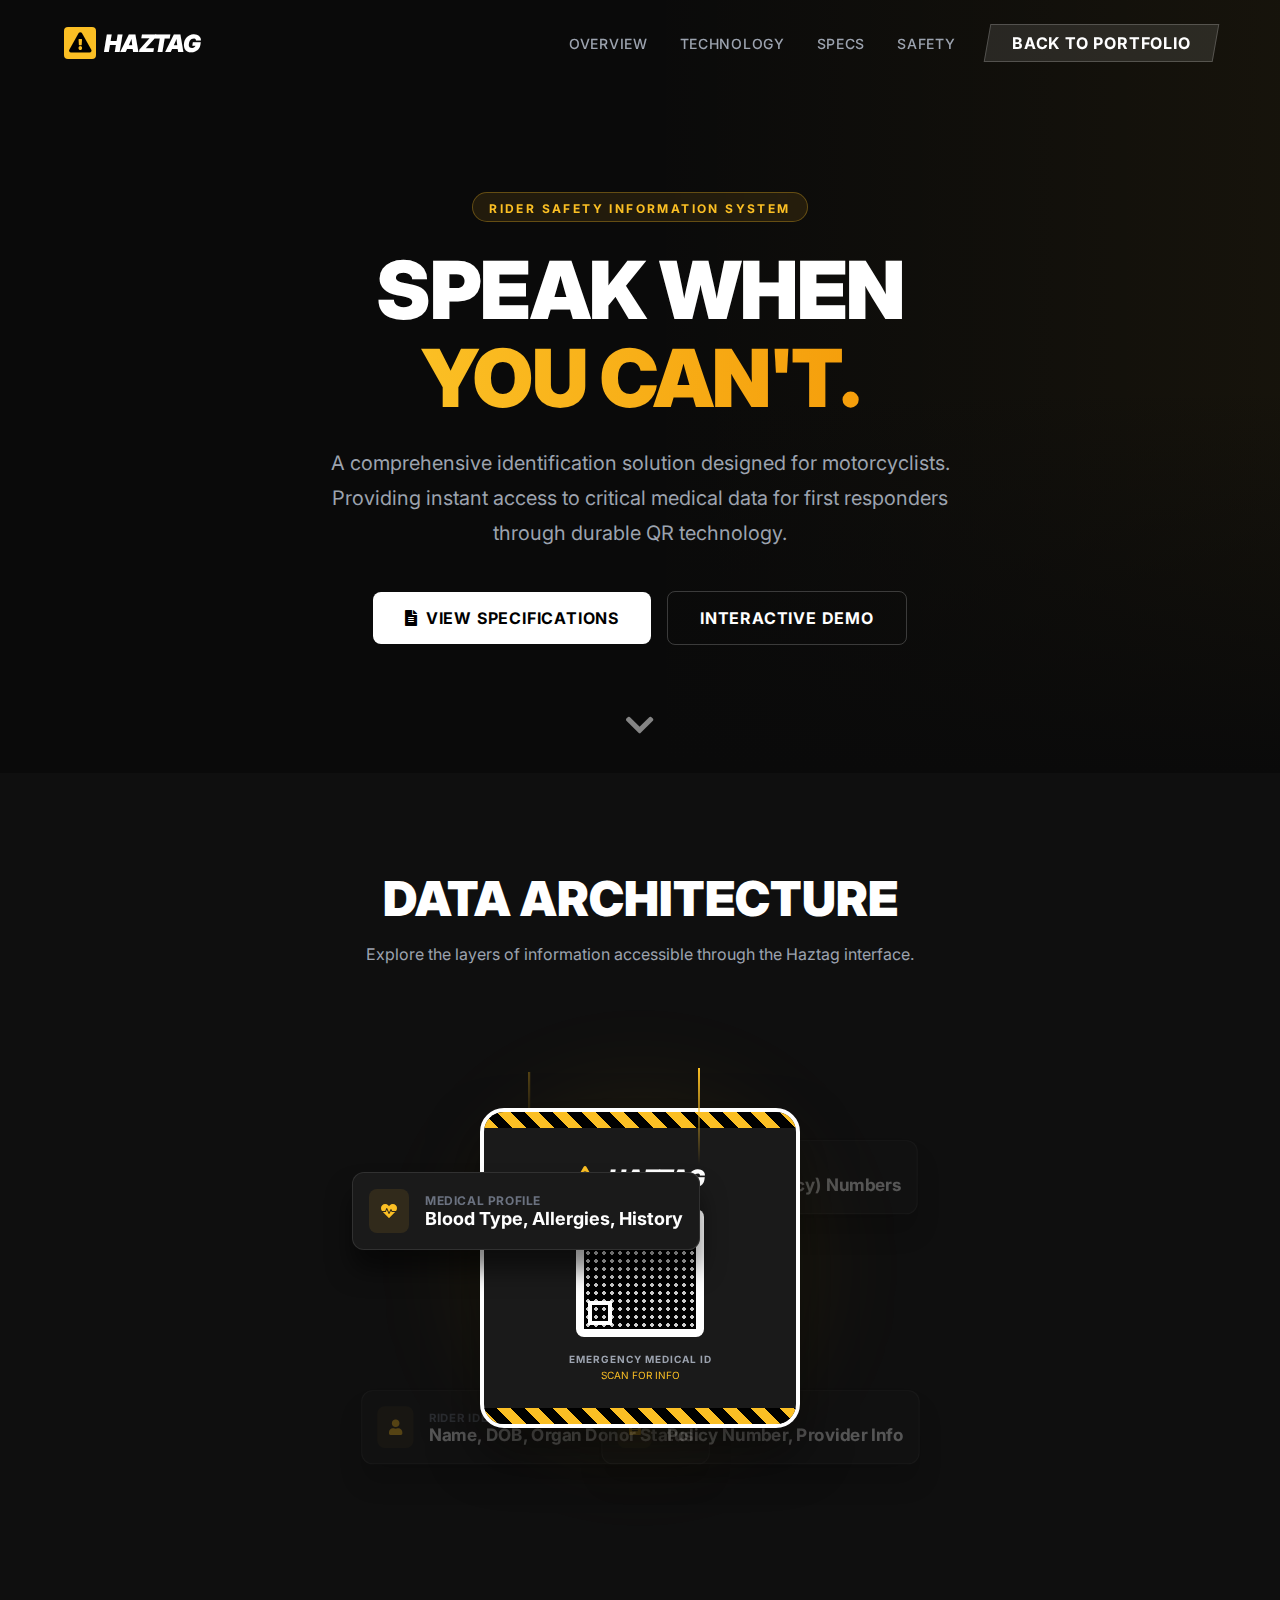
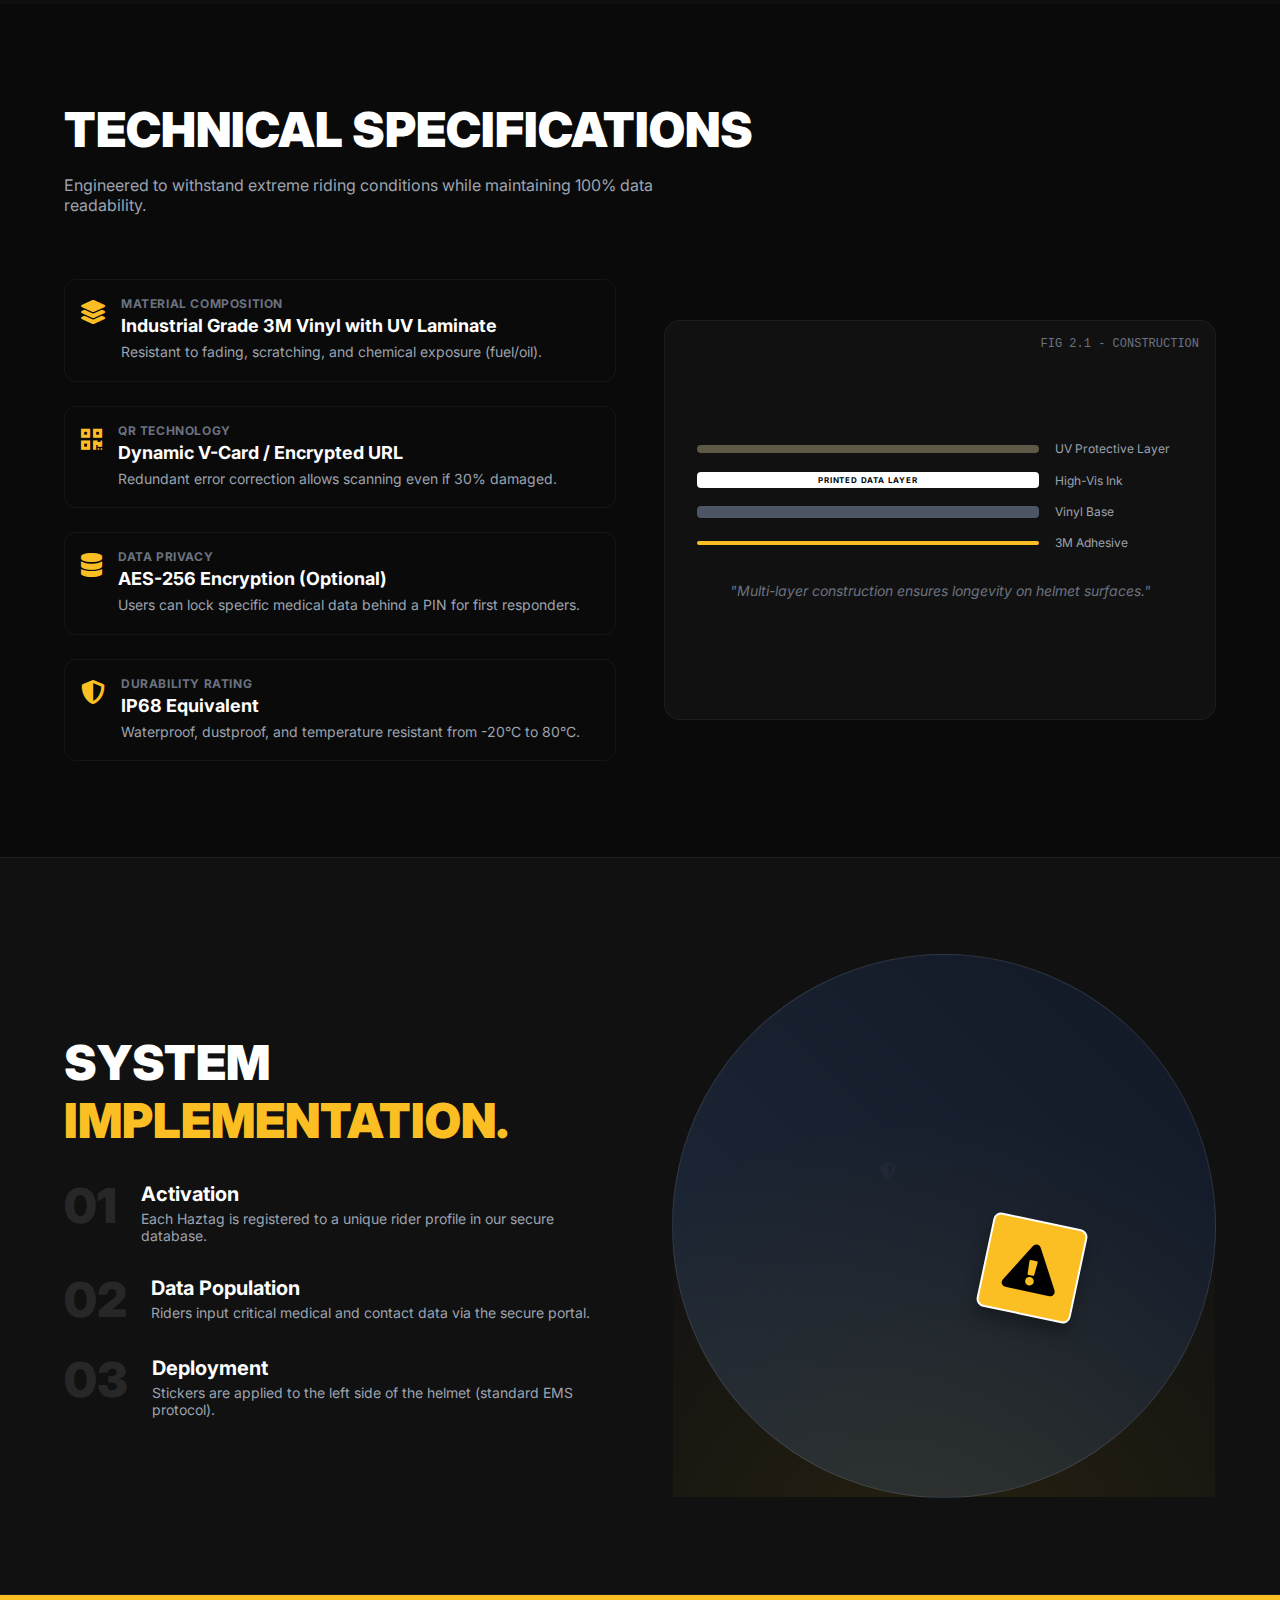
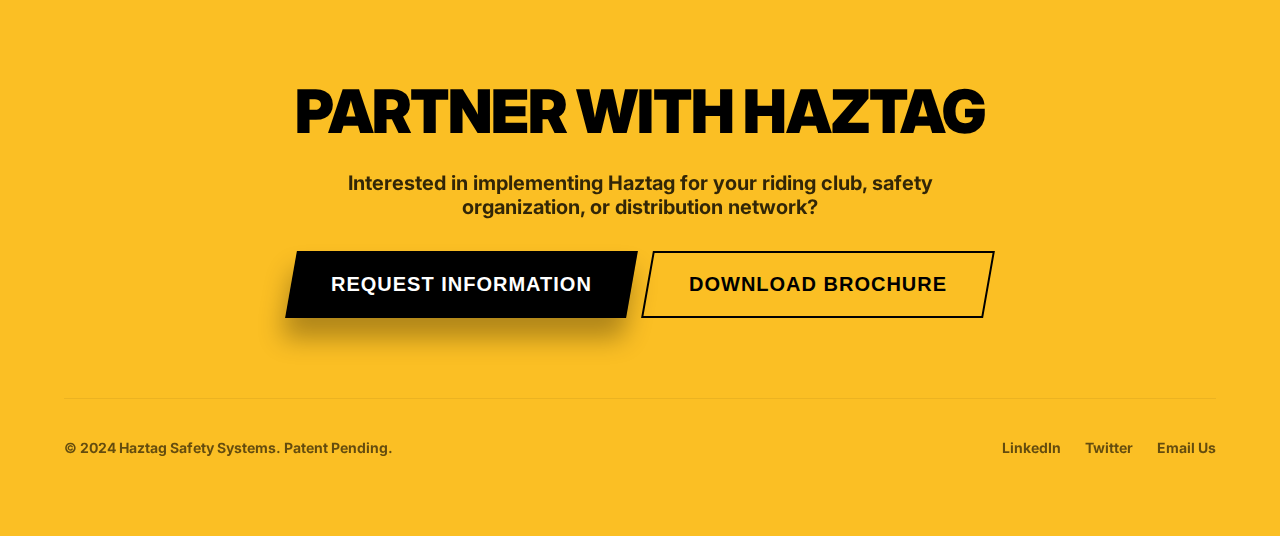
<file: haztag.html>
<!DOCTYPE html>
<html lang="en">
<head>
    <meta charset="UTF-8">
    <meta name="viewport" content="width=device-width, initial-scale=1.0, maximum-scale=5.0, user-scalable=yes">
    <title>Haztag India - Rider Safety Information System</title>
    
    <!-- SEO Meta Tags -->
    <meta name="description" content="Haztag India - A comprehensive identification solution designed for motorcyclists. Providing instant access to critical medical data for first responders through durable QR technology.">
    <meta name="keywords" content="Haztag, Rider Safety, Motorcycle Safety, Emergency Medical ID, QR Code, Road Safety">
    <meta name="robots" content="index, follow">
    
    <!-- Open Graph Meta Tags -->
    <meta property="og:title" content="Haztag India - Rider Safety Information System">
    <meta property="og:description" content="A comprehensive identification solution designed for motorcyclists. Providing instant access to critical medical data for first responders.">
    <meta property="og:type" content="website">
    
    <!-- Favicon -->
    <link rel="icon" type="image/jpeg" href="resources/images/logo.jpg">
    
    <!-- Fonts -->
    <link rel="preconnect" href="https://fonts.googleapis.com">
    <link rel="preconnect" href="https://fonts.gstatic.com" crossorigin>
    <link href="https://fonts.googleapis.com/css2?family=Inter:wght@400;500;600;700;800;900&display=swap" rel="stylesheet">
    
    <!-- Font Awesome for Icons -->
    <link rel="stylesheet" href="https://cdnjs.cloudflare.com/ajax/libs/font-awesome/5.15.4/css/all.min.css" />
    
    <style>
        * {
            margin: 0;
            padding: 0;
            box-sizing: border-box;
        }

        body {
            font-family: 'Inter', sans-serif;
            background-color: #0a0a0a;
            color: white;
            overflow-x: hidden;
            -webkit-font-smoothing: antialiased;
            -moz-osx-font-smoothing: grayscale;
        }

        body::selection {
            background-color: #fbbf24;
            color: black;
        }

        /* Navigation */
        nav {
            position: fixed;
            width: 100%;
            z-index: 50;
            transition: all 0.3s;
            padding: 1.5rem 0;
            background: transparent;
        }

        nav.scrolled {
            background: rgba(10, 10, 10, 0.9);
            backdrop-filter: blur(12px);
            -webkit-backdrop-filter: blur(12px);
            border-bottom: 1px solid rgba(255, 255, 255, 0.1);
            padding: 1rem 0;
        }

        .nav-container {
            max-width: 1200px;
            margin: 0 auto;
            padding: 0 1.5rem;
            display: flex;
            justify-content: space-between;
            align-items: center;
        }

        .nav-brand {
            display: flex;
            align-items: center;
            gap: 0.5rem;
        }

        .nav-brand-icon {
            width: 2rem;
            height: 2rem;
            background: #fbbf24;
            border-radius: 0.25rem;
            display: flex;
            align-items: center;
            justify-content: center;
        }

        .nav-brand-icon i {
            color: black;
            font-size: 1.25rem;
        }

        .nav-brand-text {
            font-size: 1.5rem;
            font-weight: 900;
            letter-spacing: -0.05em;
            font-style: italic;
        }

        .nav-links {
            display: none;
            align-items: center;
            gap: 2rem;
        }

        @media (min-width: 768px) {
            .nav-links {
                display: flex;
            }
        }

        .nav-link {
            color: #9ca3af;
            font-weight: 500;
            text-transform: uppercase;
            letter-spacing: 0.05em;
            font-size: 0.875rem;
            text-decoration: none;
            transition: color 0.3s;
        }

        .nav-link:hover {
            color: #fbbf24;
        }

        .nav-button {
            background: rgba(255, 255, 255, 0.1);
            border: 1px solid rgba(255, 255, 255, 0.2);
            color: white;
            padding: 0.5rem 1.5rem;
            font-weight: 700;
            text-transform: uppercase;
            letter-spacing: 0.05em;
            transform: skewX(-10deg);
            transition: all 0.3s;
            cursor: pointer;
            text-decoration: none;
            display: inline-block;
        }

        .nav-button span {
            display: block;
            transform: skewX(10deg);
        }

        .nav-button:hover {
            background: #fbbf24;
            color: black;
            border-color: #fbbf24;
        }

        .mobile-menu-btn {
            display: block;
            color: white;
            background: none;
            border: none;
            font-size: 1.5rem;
            cursor: pointer;
        }

        @media (min-width: 768px) {
            .mobile-menu-btn {
                display: none;
            }
        }

        .mobile-menu {
            display: none;
            position: absolute;
            top: 100%;
            left: 0;
            width: 100%;
            background: #111;
            border-bottom: 1px solid rgba(255, 255, 255, 0.1);
            padding: 1.5rem;
            flex-direction: column;
            gap: 1rem;
            box-shadow: 0 10px 30px rgba(0, 0, 0, 0.5);
        }

        .mobile-menu.active {
            display: flex;
        }

        .mobile-menu .nav-link {
            text-align: left;
            padding: 0.5rem 0;
        }

        .mobile-menu .nav-button {
            width: 100%;
            margin-top: 0.5rem;
            text-align: center;
        }

        /* Hero Section */
        header {
            position: relative;
            padding-top: 8rem;
            padding-bottom: 5rem;
            overflow: hidden;
        }

        @media (min-width: 1024px) {
            header {
                padding-top: 12rem;
                padding-bottom: 8rem;
            }
        }

        .hero-bg-1 {
            position: absolute;
            top: 0;
            right: 0;
            width: 50%;
            height: 100%;
            background: linear-gradient(to left, rgba(251, 191, 36, 0.05), transparent);
            pointer-events: none;
        }

        .hero-bg-2 {
            position: absolute;
            bottom: 0;
            left: 0;
            width: 100%;
            height: 50%;
            background: linear-gradient(to top, #0a0a0a, transparent);
            pointer-events: none;
        }

        .hero-container {
            max-width: 1200px;
            margin: 0 auto;
            padding: 0 1.5rem;
            position: relative;
            z-index: 10;
            text-align: center;
        }

        .hero-badge {
            display: inline-block;
            margin-bottom: 1.5rem;
            padding: 0.25rem 1rem;
            border: 1px solid rgba(251, 191, 36, 0.3);
            border-radius: 9999px;
            background: rgba(251, 191, 36, 0.1);
            backdrop-filter: blur(8px);
            -webkit-backdrop-filter: blur(8px);
        }

        .hero-badge span {
            color: #fbbf24;
            font-weight: 700;
            font-size: 0.75rem;
            text-transform: uppercase;
            letter-spacing: 0.2em;
        }

        .hero-title {
            font-size: 3rem;
            font-weight: 900;
            margin-bottom: 1.5rem;
            line-height: 1.1;
            letter-spacing: -0.02em;
        }

        @media (min-width: 768px) {
            .hero-title {
                font-size: 4.5rem;
            }
        }

        @media (min-width: 1024px) {
            .hero-title {
                font-size: 5rem;
            }
        }

        .hero-title br {
            display: none;
        }

        @media (min-width: 768px) {
            .hero-title br {
                display: block;
            }
        }

        .hero-title-gradient {
            background: linear-gradient(to right, #fbbf24, #f59e0b);
            -webkit-background-clip: text;
            -webkit-text-fill-color: transparent;
            background-clip: text;
        }

        .hero-description {
            color: #9ca3af;
            font-size: 1.125rem;
            max-width: 42rem;
            margin: 0 auto 2.5rem;
            line-height: 1.75;
        }

        @media (min-width: 768px) {
            .hero-description {
                font-size: 1.25rem;
            }
        }

        .hero-buttons {
            display: flex;
            flex-direction: column;
            gap: 1rem;
            justify-content: center;
            align-items: center;
        }

        @media (min-width: 768px) {
            .hero-buttons {
                flex-direction: row;
            }
        }

        .btn-primary {
            background: white;
            color: black;
            padding: 1rem 2rem;
            font-weight: 700;
            text-transform: uppercase;
            letter-spacing: 0.05em;
            border-radius: 0.5rem;
            text-decoration: none;
            display: inline-flex;
            align-items: center;
            justify-content: center;
            gap: 0.5rem;
            transition: background-color 0.3s;
        }

        .btn-primary:hover {
            background: #e5e7eb;
        }

        .btn-secondary {
            border: 1px solid rgba(255, 255, 255, 0.2);
            color: white;
            padding: 1rem 2rem;
            font-weight: 700;
            text-transform: uppercase;
            letter-spacing: 0.05em;
            border-radius: 0.5rem;
            text-decoration: none;
            transition: all 0.3s;
        }

        .btn-secondary:hover {
            border-color: rgba(251, 191, 36, 0.5);
            background: rgba(251, 191, 36, 0.1);
        }

        .scroll-indicator {
            position: absolute;
            bottom: 2rem;
            left: 50%;
            transform: translateX(-50%);
            animation: bounce 2s infinite;
            opacity: 0.5;
        }

        @keyframes bounce {
            0%, 100% {
                transform: translateX(-50%) translateY(0);
            }
            50% {
                transform: translateX(-50%) translateY(-10px);
            }
        }

        /* Interactive Demo Section */
        .demo-section {
            padding: 6rem 0;
            background: #0f0f0f;
            position: relative;
            overflow: hidden;
        }

        .demo-container {
            max-width: 1200px;
            margin: 0 auto;
            padding: 0 1.5rem;
        }

        .demo-header {
            text-align: center;
            margin-bottom: 4rem;
        }

        .demo-title {
            font-size: 2rem;
            font-weight: 900;
            margin-bottom: 1rem;
            text-transform: uppercase;
        }

        @media (min-width: 768px) {
            .demo-title {
                font-size: 3rem;
            }
        }

        .demo-subtitle {
            color: #9ca3af;
        }

        .demo-content {
            position: relative;
            display: flex;
            justify-content: center;
            align-items: center;
            padding: 2.5rem 0;
        }

        @media (min-width: 768px) {
            .demo-content {
                padding: 5rem 0;
            }
        }

        .sticker-container {
            position: relative;
            z-index: 20;
            cursor: pointer;
            transition: transform 0.5s;
        }

        .sticker-container:hover {
            transform: scale(1.02);
        }

        .sticker-glow {
            position: absolute;
            inset: 0;
            background: rgba(251, 191, 36, 0.2);
            filter: blur(60px);
            border-radius: 50%;
            opacity: 0.5;
            transition: opacity 0.3s;
        }

        .sticker-container:hover .sticker-glow {
            opacity: 0.7;
        }

        .sticker {
            width: 16rem;
            height: 16rem;
            background: #1a1a1a;
            border-radius: 1.5rem;
            border: 4px solid white;
            box-shadow: 0 25px 50px rgba(0, 0, 0, 0.5);
            display: flex;
            flex-direction: column;
            align-items: center;
            justify-content: center;
            position: relative;
            overflow: hidden;
        }

        @media (min-width: 768px) {
            .sticker {
                width: 20rem;
                height: 20rem;
            }
        }

        .sticker-stripe-top {
            position: absolute;
            top: 0;
            left: 0;
            width: 100%;
            height: 1rem;
            background: repeating-linear-gradient(45deg, #fbbf24, #fbbf24 10px, #000 10px, #000 20px);
        }

        .sticker-logo {
            display: flex;
            align-items: center;
            gap: 0.5rem;
            margin-bottom: 1rem;
            margin-top: 0.5rem;
        }

        .sticker-logo-icon {
            color: #fbbf24;
            width: 1.5rem;
            height: 1.5rem;
        }

        .sticker-logo-text {
            font-size: 1.5rem;
            font-weight: 900;
            font-style: italic;
            letter-spacing: -0.05em;
            color: white;
        }

        .sticker-qr {
            width: 8rem;
            height: 8rem;
            background: white;
            padding: 0.5rem;
            border-radius: 0.5rem;
            margin-bottom: 1rem;
            position: relative;
        }

        .sticker-qr-inner {
            width: 100%;
            height: 100%;
            background: black;
            position: relative;
            overflow: hidden;
        }

        .sticker-qr-pattern {
            position: absolute;
            inset: 0;
            opacity: 0.8;
            background-image: radial-gradient(white 2px, transparent 2px);
            background-size: 8px 8px;
        }

        .sticker-qr-corner {
            position: absolute;
            width: 1.5rem;
            height: 1.5rem;
            border: 4px solid white;
        }

        .sticker-qr-corner.top-left {
            top: 0.25rem;
            left: 0.25rem;
        }

        .sticker-qr-corner.top-right {
            top: 0.25rem;
            right: 0.25rem;
        }

        .sticker-qr-corner.bottom-left {
            bottom: 0.25rem;
            left: 0.25rem;
        }

        .sticker-qr-scanline {
            position: absolute;
            top: 0;
            left: 0;
            width: 100%;
            height: 4px;
            background: #ef4444;
            box-shadow: 0 0 10px rgba(239, 68, 68, 0.8);
            animation: scan 2s ease-in-out infinite;
        }

        @keyframes scan {
            0% {
                top: 0%;
                opacity: 0;
            }
            10% {
                opacity: 1;
            }
            90% {
                opacity: 1;
            }
            100% {
                top: 100%;
                opacity: 0;
            }
        }

        .sticker-text {
            text-align: center;
        }

        .sticker-text-label {
            font-size: 0.625rem;
            font-weight: 700;
            color: #9ca3af;
            text-transform: uppercase;
            letter-spacing: 0.1em;
        }

        .sticker-text-scan {
            font-size: 0.625rem;
            color: #fbbf24;
            margin-top: 0.25rem;
        }

        .sticker-stripe-bottom {
            position: absolute;
            bottom: 0;
            left: 0;
            width: 100%;
            height: 1rem;
            background: repeating-linear-gradient(45deg, #fbbf24, #fbbf24 10px, #000 10px, #000 20px);
        }

        /* Info Tags */
        .info-tags-container {
            position: absolute;
            inset: 0;
            pointer-events: none;
        }

        .info-tag {
            position: absolute;
            pointer-events: auto;
            transition: all 0.5s;
            opacity: 0.3;
            transform: scale(0.95);
            z-index: 10;
        }

        .info-tag.active {
            opacity: 1;
            transform: scale(1);
            z-index: 30;
        }

        .info-tag.top-left {
            top: 0;
            left: 1rem;
        }

        @media (min-width: 768px) {
            .info-tag.top-left {
                top: 2.5rem;
                left: 5rem;
            }
        }

        @media (min-width: 1024px) {
            .info-tag.top-left {
                left: 25%;
            }
        }

        .info-tag.top-right {
            top: 0;
            right: 1rem;
        }

        @media (min-width: 768px) {
            .info-tag.top-right {
                top: 2.5rem;
                right: 5rem;
            }
        }

        @media (min-width: 1024px) {
            .info-tag.top-right {
                right: 25%;
            }
        }

        .info-tag.bottom-left {
            bottom: 0;
            left: 1rem;
        }

        @media (min-width: 768px) {
            .info-tag.bottom-left {
                bottom: 2.5rem;
                left: 5rem;
            }
        }

        @media (min-width: 1024px) {
            .info-tag.bottom-left {
                left: 25%;
            }
        }

        .info-tag.bottom-right {
            bottom: 0;
            right: 1rem;
        }

        @media (min-width: 768px) {
            .info-tag.bottom-right {
                bottom: 2.5rem;
                right: 5rem;
            }
        }

        @media (min-width: 1024px) {
            .info-tag.bottom-right {
                right: 25%;
            }
        }

        .info-tag-content {
            display: flex;
            flex-direction: column;
        }

        .info-tag-content.left {
            align-items: flex-start;
        }

        .info-tag-content.right {
            align-items: flex-end;
        }

        .info-tag-line {
            height: 4rem;
            width: 2px;
            background: linear-gradient(to bottom, #fbbf24, transparent);
            margin-bottom: 0.5rem;
            transition: all 0.5s;
            display: none;
        }

        @media (min-width: 768px) {
            .info-tag-line {
                display: block;
            }
        }

        .info-tag.active .info-tag-line {
            height: 6rem;
            opacity: 1;
        }

        .info-tag-card {
            background: #1a1a1a;
            border: 1px solid rgba(255, 255, 255, 0.1);
            padding: 1rem;
            border-radius: 0.75rem;
            box-shadow: 0 20px 25px rgba(0, 0, 0, 0.5);
            backdrop-filter: blur(12px);
            -webkit-backdrop-filter: blur(12px);
            display: flex;
            align-items: center;
            gap: 1rem;
            min-width: 240px;
            transition: border-color 0.3s;
        }

        .info-tag-card:hover {
            border-color: rgba(251, 191, 36, 0.5);
        }

        .info-tag-icon {
            background: rgba(251, 191, 36, 0.1);
            padding: 0.75rem;
            border-radius: 0.5rem;
            color: #fbbf24;
            transition: all 0.3s;
        }

        .info-tag-card:hover .info-tag-icon {
            background: #fbbf24;
            color: black;
        }

        .info-tag-text {
            text-align: left;
        }

        .info-tag-title {
            font-size: 0.75rem;
            font-weight: 700;
            color: #6b7280;
            text-transform: uppercase;
            letter-spacing: 0.05em;
        }

        .info-tag-data {
            color: white;
            font-weight: 700;
            font-size: 1.125rem;
        }

        /* Specs Section */
        .specs-section {
            padding: 6rem 0;
            background: #0a0a0a;
        }

        .specs-container {
            max-width: 1200px;
            margin: 0 auto;
            padding: 0 1.5rem;
        }

        .specs-header {
            margin-bottom: 4rem;
        }

        .specs-title {
            font-size: 2rem;
            font-weight: 900;
            margin-bottom: 1rem;
            text-transform: uppercase;
        }

        @media (min-width: 768px) {
            .specs-title {
                font-size: 3rem;
            }
        }

        .specs-subtitle {
            color: #9ca3af;
            max-width: 42rem;
        }

        .specs-grid {
            display: grid;
            gap: 3rem;
            align-items: center;
        }

        @media (min-width: 1024px) {
            .specs-grid {
                grid-template-columns: 1fr 1fr;
            }
        }

        .specs-list {
            display: flex;
            flex-direction: column;
            gap: 1.5rem;
        }

        .spec-item {
            display: flex;
            gap: 1rem;
            padding: 1rem;
            border: 1px solid rgba(255, 255, 255, 0.05);
            border-radius: 0.75rem;
            transition: background-color 0.3s;
        }

        .spec-item:hover {
            background: rgba(255, 255, 255, 0.05);
        }

        .spec-icon {
            flex-shrink: 0;
            margin-top: 0.25rem;
            color: #fbbf24;
        }

        .spec-content h4 {
            color: #6b7280;
            font-size: 0.75rem;
            font-weight: 700;
            text-transform: uppercase;
            letter-spacing: 0.05em;
            margin-bottom: 0.25rem;
        }

        .spec-content .spec-value {
            color: white;
            font-weight: 700;
            font-size: 1.125rem;
            margin-bottom: 0.25rem;
        }

        .spec-content .spec-desc {
            color: #9ca3af;
            font-size: 0.875rem;
            line-height: 1.75;
        }

        .specs-visual {
            background: #111;
            padding: 2rem;
            border-radius: 1rem;
            border: 1px solid rgba(255, 255, 255, 0.05);
            position: relative;
            min-height: 400px;
            display: flex;
            flex-direction: column;
            justify-content: center;
        }

        .specs-visual-label {
            position: absolute;
            top: 1rem;
            right: 1rem;
            font-size: 0.75rem;
            font-family: monospace;
            color: #6b7280;
        }

        .specs-layers {
            display: flex;
            flex-direction: column;
            gap: 1rem;
        }

        .spec-layer {
            display: flex;
            align-items: center;
            gap: 1rem;
        }

        .spec-layer-bar {
            flex: 1;
            border-radius: 0.25rem;
        }

        .spec-layer-label {
            font-size: 0.75rem;
            color: #9ca3af;
            width: 8rem;
        }

        .spec-layer-1 {
            height: 0.5rem;
            background: #374151;
            position: relative;
            overflow: hidden;
        }

        .spec-layer-1::before {
            content: '';
            position: absolute;
            inset: 0;
            background: rgba(251, 191, 36, 0.2);
        }

        .spec-layer-2 {
            height: 1rem;
            background: white;
            display: flex;
            align-items: center;
            justify-content: center;
            color: black;
            font-size: 0.5rem;
            font-weight: 700;
            letter-spacing: 0.1em;
        }

        .spec-layer-3 {
            height: 0.75rem;
            background: #4b5563;
        }

        .spec-layer-4 {
            height: 0.25rem;
            background: #fbbf24;
        }

        .specs-visual-quote {
            margin-top: 2rem;
            font-size: 0.875rem;
            color: #6b7280;
            font-style: italic;
            text-align: center;
        }

        /* Technology Section */
        .tech-section {
            padding: 6rem 0;
            background: #111;
            border-top: 1px solid rgba(255, 255, 255, 0.05);
            border-bottom: 1px solid rgba(255, 255, 255, 0.05);
        }

        .tech-container {
            max-width: 1200px;
            margin: 0 auto;
            padding: 0 1.5rem;
        }

        .tech-grid {
            display: flex;
            flex-direction: column;
            align-items: center;
            gap: 4rem;
        }

        @media (min-width: 1024px) {
            .tech-grid {
                flex-direction: row;
            }
        }

        .tech-content {
            flex: 1;
        }

        @media (min-width: 1024px) {
            .tech-content {
                width: 50%;
            }
        }

        .tech-title {
            font-size: 2.5rem;
            font-weight: 900;
            margin-bottom: 2rem;
            text-transform: uppercase;
            line-height: 1.2;
        }

        @media (min-width: 768px) {
            .tech-title {
                font-size: 3rem;
            }
        }

        .tech-title-highlight {
            color: #fbbf24;
        }

        .tech-steps {
            display: flex;
            flex-direction: column;
            gap: 2rem;
        }

        .tech-step {
            display: flex;
            gap: 1.5rem;
            align-items: flex-start;
        }

        .tech-step-number {
            font-size: 3rem;
            font-weight: 900;
            color: rgba(255, 255, 255, 0.1);
            line-height: 1;
            user-select: none;
            transition: color 0.3s;
        }

        .tech-step:hover .tech-step-number {
            color: rgba(251, 191, 36, 0.2);
        }

        .tech-step-content h3 {
            font-size: 1.25rem;
            font-weight: 700;
            color: white;
            margin-bottom: 0.25rem;
            transition: color 0.3s;
        }

        .tech-step:hover .tech-step-content h3 {
            color: #fbbf24;
        }

        .tech-step-content p {
            color: #9ca3af;
            font-size: 0.875rem;
        }

        .tech-visual {
            flex: 1;
            position: relative;
        }

        @media (min-width: 1024px) {
            .tech-visual {
                width: 50%;
            }
        }

        .tech-visual-container {
            position: relative;
            aspect-ratio: 1;
            border-radius: 50%;
            background: linear-gradient(to top right, #1f2937, #111827);
            display: flex;
            align-items: center;
            justify-content: center;
            padding: 2rem;
            border: 1px solid rgba(255, 255, 255, 0.1);
        }

        .tech-visual-glow {
            position: absolute;
            inset: 0;
            background: radial-gradient(circle at 50% 120%, rgba(234, 179, 8, 0.1), transparent 70%);
        }

        .tech-visual-icon {
            position: absolute;
            width: 8rem;
            height: 8rem;
            color: rgba(255, 255, 255, 0.05);
        }

        .tech-visual-sticker {
            position: absolute;
            bottom: 33.33%;
            right: 25%;
            transform: rotate(12deg);
            background: #fbbf24;
            width: 6rem;
            height: 6rem;
            border-radius: 0.5rem;
            display: flex;
            align-items: center;
            justify-content: center;
            box-shadow: 0 10px 15px rgba(0, 0, 0, 0.3);
            border: 2px solid white;
        }

        .tech-visual-sticker i {
            color: black;
            font-size: 3rem;
        }

        /* Footer */
        footer {
            background: #fbbf24;
            color: black;
            padding: 5rem 0;
        }

        .footer-container {
            max-width: 1200px;
            margin: 0 auto;
            padding: 0 1.5rem;
            text-align: center;
        }

        .footer-title {
            font-size: 2.5rem;
            font-weight: 900;
            margin-bottom: 1.5rem;
            text-transform: uppercase;
            letter-spacing: -0.02em;
        }

        @media (min-width: 768px) {
            .footer-title {
                font-size: 3.75rem;
            }
        }

        .footer-description {
            font-size: 1.25rem;
            font-weight: 700;
            margin-bottom: 2rem;
            max-width: 42rem;
            margin-left: auto;
            margin-right: auto;
            opacity: 0.8;
        }

        .footer-buttons {
            display: flex;
            justify-content: center;
            gap: 1rem;
            flex-wrap: wrap;
        }

        .footer-btn-primary {
            background: black;
            color: white;
            padding: 1.25rem 2.5rem;
            font-size: 1.25rem;
            font-weight: 700;
            text-transform: uppercase;
            letter-spacing: 0.05em;
            transform: skewX(-10deg);
            transition: transform 0.3s;
            cursor: pointer;
            border: none;
            box-shadow: 0 20px 25px rgba(0, 0, 0, 0.3);
        }

        .footer-btn-primary span {
            display: block;
            transform: skewX(10deg);
        }

        .footer-btn-primary:hover {
            transform: skewX(-10deg) scale(1.05);
        }

        .footer-btn-secondary {
            border: 2px solid black;
            color: black;
            padding: 1.25rem 2.5rem;
            font-size: 1.25rem;
            font-weight: 700;
            text-transform: uppercase;
            letter-spacing: 0.05em;
            transform: skewX(-10deg);
            transition: background-color 0.3s;
            cursor: pointer;
            background: transparent;
        }

        .footer-btn-secondary span {
            display: block;
            transform: skewX(10deg);
        }

        .footer-btn-secondary:hover {
            background: rgba(0, 0, 0, 0.1);
        }

        .footer-bottom {
            margin-top: 5rem;
            padding-top: 2.5rem;
            border-top: 1px solid rgba(0, 0, 0, 0.1);
            display: flex;
            flex-direction: column;
            justify-content: space-between;
            align-items: center;
            font-size: 0.875rem;
            font-weight: 700;
            opacity: 0.6;
        }

        @media (min-width: 768px) {
            .footer-bottom {
                flex-direction: row;
            }
        }

        .footer-links {
            display: flex;
            gap: 1.5rem;
            margin-top: 1rem;
        }

        @media (min-width: 768px) {
            .footer-links {
                margin-top: 0;
            }
        }

        .footer-links a {
            color: black;
            text-decoration: none;
            transition: opacity 0.3s;
        }

        .footer-links a:hover {
            opacity: 1;
        }

        /* Utility Classes */
        .container {
            max-width: 1200px;
            margin: 0 auto;
            padding: 0 1.5rem;
        }
    </style>
</head>
<body>
    <!-- Navigation -->
    <nav id="navbar">
        <div class="nav-container">
            <div class="nav-brand">
                <div class="nav-brand-icon">
                    <i class="fas fa-exclamation-triangle"></i>
                </div>
                <span class="nav-brand-text">HAZTAG</span>
            </div>

            <!-- Desktop Nav -->
            <div class="nav-links">
                <a href="#overview" class="nav-link">Overview</a>
                <a href="#technology" class="nav-link">Technology</a>
                <a href="#specs" class="nav-link">Specs</a>
                <a href="#safety" class="nav-link">Safety</a>
                <a href="index.html" class="nav-button"><span>Back to Portfolio</span></a>
            </div>

            <!-- Mobile Menu Button -->
            <button class="mobile-menu-btn" id="mobile-menu-btn" aria-label="Toggle Navigation">
                <i class="fas fa-bars" id="mobile-menu-icon"></i>
            </button>
        </div>

        <!-- Mobile Nav -->
        <div class="mobile-menu" id="mobile-menu">
            <a href="#overview" class="nav-link">Overview</a>
            <a href="#technology" class="nav-link">Technology</a>
            <a href="#specs" class="nav-link">Specs</a>
            <a href="#safety" class="nav-link">Safety</a>
            <a href="index.html" class="nav-button"><span>Back to Portfolio</span></a>
        </div>
    </nav>

    <!-- Hero Section -->
    <header id="overview">
        <div class="hero-bg-1"></div>
        <div class="hero-bg-2"></div>
        
        <div class="hero-container">
            <div class="hero-badge">
                <span>Rider Safety Information System</span>
            </div>
            <h1 class="hero-title">
                SPEAK WHEN <br />
                <span class="hero-title-gradient">YOU CAN'T.</span>
            </h1>
            <p class="hero-description">
                A comprehensive identification solution designed for motorcyclists. 
                Providing instant access to critical medical data for first responders through durable QR technology.
            </p>
            <div class="hero-buttons">
                <a href="#specs" class="btn-primary">
                    <i class="fas fa-file-alt"></i>
                    View Specifications
                </a>
                <a href="#interactive-demo" class="btn-secondary">
                    Interactive Demo
                </a>
            </div>
        </div>

        <!-- Scroll Indicator -->
        <div class="scroll-indicator">
            <i class="fas fa-chevron-down" style="font-size: 2rem;"></i>
        </div>
    </header>

    <!-- Interactive Sticker Demo Section -->
    <section id="interactive-demo" class="demo-section">
        <div class="demo-container">
            <div class="demo-header">
                <h2 class="demo-title">Data Architecture</h2>
                <p class="demo-subtitle">Explore the layers of information accessible through the Haztag interface.</p>
            </div>

            <div class="demo-content">
                <!-- The Sticker Graphic -->
                <div class="sticker-container" id="sticker-container">
                    <div class="sticker-glow"></div>
                    
                    <!-- Sticker Body -->
                    <div class="sticker">
                        <!-- Hazard Stripes Top -->
                        <div class="sticker-stripe-top"></div>
                        
                        <!-- Logo -->
                        <div class="sticker-logo">
                            <i class="fas fa-exclamation-triangle sticker-logo-icon"></i>
                            <span class="sticker-logo-text">HAZTAG</span>
                        </div>

                        <!-- QR Code Simulation -->
                        <div class="sticker-qr">
                            <div class="sticker-qr-inner">
                                <div class="sticker-qr-pattern"></div>
                                <div class="sticker-qr-corner top-left"></div>
                                <div class="sticker-qr-corner top-right"></div>
                                <div class="sticker-qr-corner bottom-left"></div>
                                <div class="sticker-qr-scanline"></div>
                            </div>
                        </div>

                        <div class="sticker-text">
                            <p class="sticker-text-label">Emergency Medical ID</p>
                            <p class="sticker-text-scan">SCAN FOR INFO</p>
                        </div>

                        <!-- Hazard Stripes Bottom -->
                        <div class="sticker-stripe-bottom"></div>
                    </div>
                </div>

                <!-- Info Tags -->
                <div class="info-tags-container">
                    <!-- Tag 1: Medical Profile (Top Left) -->
                    <div class="info-tag top-left active" data-tag="0">
                        <div class="info-tag-content right">
                            <div class="info-tag-line"></div>
                            <div class="info-tag-card">
                                <div class="info-tag-icon">
                                    <i class="fas fa-heartbeat"></i>
                                </div>
                                <div class="info-tag-text">
                                    <p class="info-tag-title">Medical Profile</p>
                                    <p class="info-tag-data">Blood Type, Allergies, History</p>
                                </div>
                            </div>
                        </div>
                    </div>

                    <!-- Tag 2: Emergency Contact (Top Right) -->
                    <div class="info-tag top-right" data-tag="1">
                        <div class="info-tag-content left">
                            <div class="info-tag-line"></div>
                            <div class="info-tag-card">
                                <div class="info-tag-icon">
                                    <i class="fas fa-phone"></i>
                                </div>
                                <div class="info-tag-text">
                                    <p class="info-tag-title">Primary Contacts</p>
                                    <p class="info-tag-data">ICE (In Case of Emergency) Numbers</p>
                                </div>
                            </div>
                        </div>
                    </div>

                    <!-- Tag 3: Personal ID (Bottom Left) -->
                    <div class="info-tag bottom-left" data-tag="2">
                        <div class="info-tag-content right">
                            <div class="info-tag-line"></div>
                            <div class="info-tag-card">
                                <div class="info-tag-icon">
                                    <i class="fas fa-user"></i>
                                </div>
                                <div class="info-tag-text">
                                    <p class="info-tag-title">Rider Identification</p>
                                    <p class="info-tag-data">Name, DOB, Organ Donor Status</p>
                                </div>
                            </div>
                        </div>
                    </div>

                    <!-- Tag 4: Insurance (Bottom Right) -->
                    <div class="info-tag bottom-right" data-tag="3">
                        <div class="info-tag-content left">
                            <div class="info-tag-line"></div>
                            <div class="info-tag-card">
                                <div class="info-tag-icon">
                                    <i class="fas fa-file-alt"></i>
                                </div>
                                <div class="info-tag-text">
                                    <p class="info-tag-title">Legal & Insurance</p>
                                    <p class="info-tag-data">Policy Number, Provider Info</p>
                                </div>
                            </div>
                        </div>
                    </div>
                </div>
            </div>
        </div>
    </section>

    <!-- Technology & Specs Section -->
    <section id="specs" class="specs-section">
        <div class="specs-container">
            <div class="specs-header">
                <h2 class="specs-title">Technical Specifications</h2>
                <p class="specs-subtitle">Engineered to withstand extreme riding conditions while maintaining 100% data readability.</p>
            </div>

            <div class="specs-grid">
                <!-- Specs List -->
                <div class="specs-list">
                    <div class="spec-item">
                        <div class="spec-icon">
                            <i class="fas fa-layer-group" style="font-size: 1.5rem;"></i>
                        </div>
                        <div class="spec-content">
                            <h4>Material Composition</h4>
                            <p class="spec-value">Industrial Grade 3M Vinyl with UV Laminate</p>
                            <p class="spec-desc">Resistant to fading, scratching, and chemical exposure (fuel/oil).</p>
                        </div>
                    </div>
                    <div class="spec-item">
                        <div class="spec-icon">
                            <i class="fas fa-qrcode" style="font-size: 1.5rem;"></i>
                        </div>
                        <div class="spec-content">
                            <h4>QR Technology</h4>
                            <p class="spec-value">Dynamic V-Card / Encrypted URL</p>
                            <p class="spec-desc">Redundant error correction allows scanning even if 30% damaged.</p>
                        </div>
                    </div>
                    <div class="spec-item">
                        <div class="spec-icon">
                            <i class="fas fa-database" style="font-size: 1.5rem;"></i>
                        </div>
                        <div class="spec-content">
                            <h4>Data Privacy</h4>
                            <p class="spec-value">AES-256 Encryption (Optional)</p>
                            <p class="spec-desc">Users can lock specific medical data behind a PIN for first responders.</p>
                        </div>
                    </div>
                    <div class="spec-item">
                        <div class="spec-icon">
                            <i class="fas fa-shield-alt" style="font-size: 1.5rem;"></i>
                        </div>
                        <div class="spec-content">
                            <h4>Durability Rating</h4>
                            <p class="spec-value">IP68 Equivalent</p>
                            <p class="spec-desc">Waterproof, dustproof, and temperature resistant from -20°C to 80°C.</p>
                        </div>
                    </div>
                </div>

                <!-- Visual breakdown graphic -->
                <div class="specs-visual">
                    <div class="specs-visual-label">FIG 2.1 - CONSTRUCTION</div>
                    <div class="specs-layers">
                        <div class="spec-layer">
                            <div class="spec-layer-bar spec-layer-1"></div>
                            <span class="spec-layer-label">UV Protective Layer</span>
                        </div>
                        <div class="spec-layer">
                            <div class="spec-layer-bar spec-layer-2">PRINTED DATA LAYER</div>
                            <span class="spec-layer-label">High-Vis Ink</span>
                        </div>
                        <div class="spec-layer">
                            <div class="spec-layer-bar spec-layer-3"></div>
                            <span class="spec-layer-label">Vinyl Base</span>
                        </div>
                        <div class="spec-layer">
                            <div class="spec-layer-bar spec-layer-4"></div>
                            <span class="spec-layer-label">3M Adhesive</span>
                        </div>
                    </div>
                    <p class="specs-visual-quote">
                        "Multi-layer construction ensures longevity on helmet surfaces."
                    </p>
                </div>
            </div>
        </div>
    </section>

    <!-- How it Works / Implementation -->
    <section id="technology" class="tech-section">
        <div class="tech-container">
            <div class="tech-grid">
                <div class="tech-content">
                    <h2 class="tech-title">
                        System <br />
                        <span class="tech-title-highlight">Implementation.</span>
                    </h2>
                    <div class="tech-steps">
                        <div class="tech-step">
                            <div class="tech-step-number">01</div>
                            <div class="tech-step-content">
                                <h3>Activation</h3>
                                <p>Each Haztag is registered to a unique rider profile in our secure database.</p>
                            </div>
                        </div>
                        <div class="tech-step">
                            <div class="tech-step-number">02</div>
                            <div class="tech-step-content">
                                <h3>Data Population</h3>
                                <p>Riders input critical medical and contact data via the secure portal.</p>
                            </div>
                        </div>
                        <div class="tech-step">
                            <div class="tech-step-number">03</div>
                            <div class="tech-step-content">
                                <h3>Deployment</h3>
                                <p>Stickers are applied to the left side of the helmet (standard EMS protocol).</p>
                            </div>
                        </div>
                    </div>
                </div>
                <div class="tech-visual">
                    <div class="tech-visual-container">
                        <div class="tech-visual-glow"></div>
                        <i class="fas fa-shield-alt tech-visual-icon"></i>
                        <!-- Floating Sticker on 'Helmet' -->
                        <div class="tech-visual-sticker">
                            <i class="fas fa-exclamation-triangle"></i>
                        </div>
                    </div>
                </div>
            </div>
        </div>
    </section>

    <!-- CTA Footer -->
    <footer>
        <div class="footer-container">
            <h2 class="footer-title">Partner With Haztag</h2>
            <p class="footer-description">
                Interested in implementing Haztag for your riding club, safety organization, or distribution network?
            </p>
            <div class="footer-buttons">
                <button class="footer-btn-primary">
                    <span>Request Information</span>
                </button>
                <button class="footer-btn-secondary">
                    <span>Download Brochure</span>
                </button>
            </div>
            
            <div class="footer-bottom">
                <p>&copy; 2024 Haztag Safety Systems. Patent Pending.</p>
                <div class="footer-links">
                    <a href="#">LinkedIn</a>
                    <a href="#">Twitter</a>
                    <a href="mailto:revanthdrampal@gmail.com">Email Us</a>
                </div>
            </div>
        </div>
    </footer>

    <script>
        // Navbar scroll effect
        const navbar = document.getElementById('navbar');
        let isScrolled = false;

        window.addEventListener('scroll', () => {
            if (window.scrollY > 50 && !isScrolled) {
                navbar.classList.add('scrolled');
                isScrolled = true;
            } else if (window.scrollY <= 50 && isScrolled) {
                navbar.classList.remove('scrolled');
                isScrolled = false;
            }
        });

        // Mobile menu toggle
        const mobileMenuBtn = document.getElementById('mobile-menu-btn');
        const mobileMenu = document.getElementById('mobile-menu');
        const mobileMenuIcon = document.getElementById('mobile-menu-icon');

        mobileMenuBtn.addEventListener('click', () => {
            mobileMenu.classList.toggle('active');
            if (mobileMenu.classList.contains('active')) {
                mobileMenuIcon.classList.remove('fa-bars');
                mobileMenuIcon.classList.add('fa-times');
            } else {
                mobileMenuIcon.classList.remove('fa-times');
                mobileMenuIcon.classList.add('fa-bars');
            }
        });

        // Close mobile menu when clicking a link
        const mobileMenuLinks = mobileMenu.querySelectorAll('.nav-link');
        mobileMenuLinks.forEach(link => {
            link.addEventListener('click', () => {
                mobileMenu.classList.remove('active');
                mobileMenuIcon.classList.remove('fa-times');
                mobileMenuIcon.classList.add('fa-bars');
            });
        });

        // Smooth scroll for anchor links
        document.querySelectorAll('a[href^="#"]').forEach(anchor => {
            anchor.addEventListener('click', function (e) {
                e.preventDefault();
                const target = document.querySelector(this.getAttribute('href'));
                if (target) {
                    target.scrollIntoView({
                        behavior: 'smooth',
                        block: 'start'
                    });
                }
            });
        });

        // Info tag hover interactions
        const infoTags = document.querySelectorAll('.info-tag');
        let activeTag = null;

        infoTags.forEach(tag => {
            tag.addEventListener('mouseenter', () => {
                if (activeTag !== null) {
                    document.querySelector(`.info-tag[data-tag="${activeTag}"]`).classList.remove('active');
                }
                activeTag = tag.dataset.tag;
                tag.classList.add('active');
            });

            tag.addEventListener('mouseleave', () => {
                tag.classList.remove('active');
                activeTag = null;
                // Reset to first tag
                document.querySelector('.info-tag[data-tag="0"]').classList.add('active');
            });
        });

        // Sticker container hover effect
        const stickerContainer = document.getElementById('sticker-container');
        stickerContainer.addEventListener('mouseenter', () => {
            // All tags become active on sticker hover
            infoTags.forEach(tag => tag.classList.add('active'));
        });

        stickerContainer.addEventListener('mouseleave', () => {
            // Reset to default state
            infoTags.forEach(tag => tag.classList.remove('active'));
            document.querySelector('.info-tag[data-tag="0"]').classList.add('active');
        });
    </script>
</body>
</html>
</file>
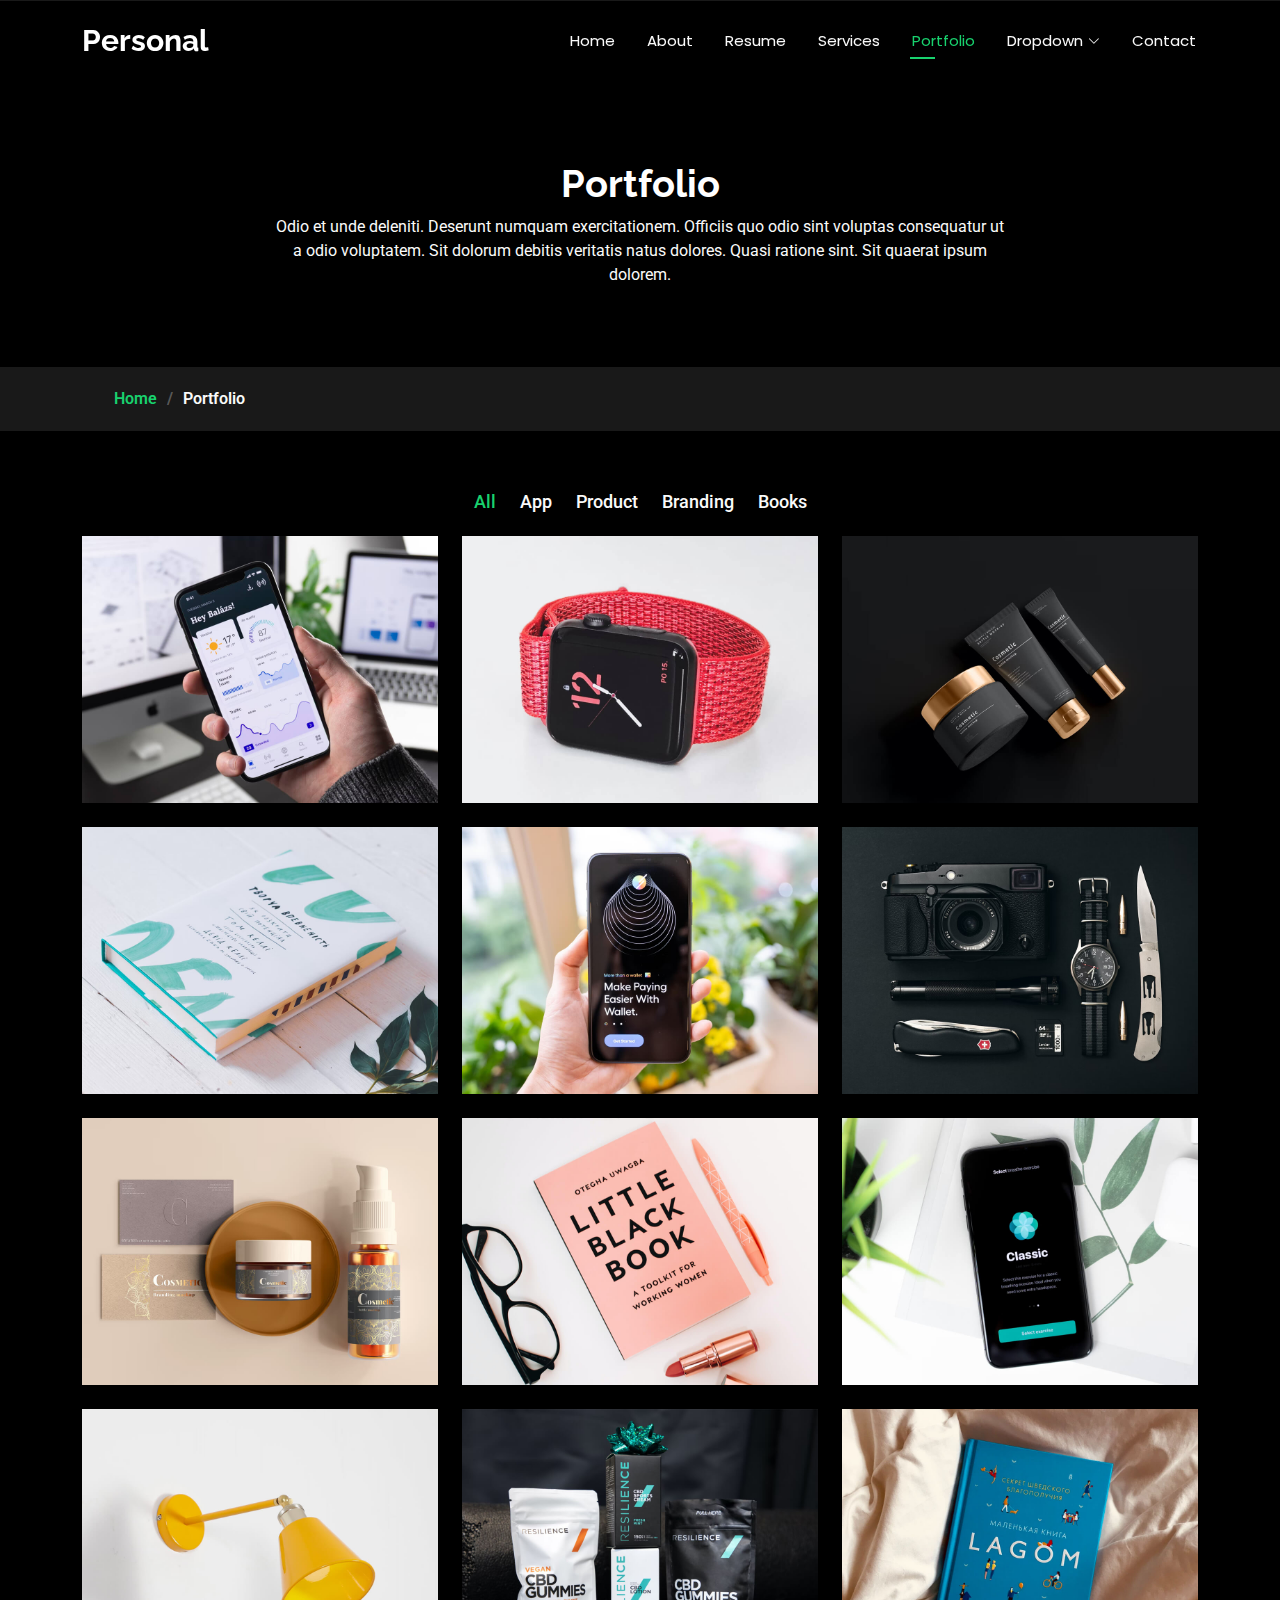
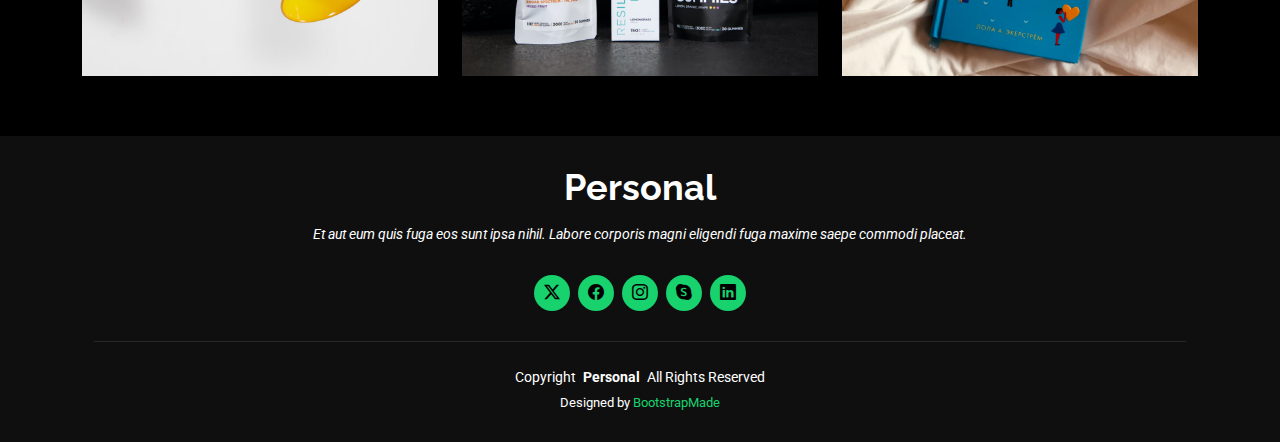
<file: portfolio.html>
<!DOCTYPE html>
<html lang="en">

<head>
  <meta charset="utf-8">
  <meta content="width=device-width, initial-scale=1.0" name="viewport">
  <title>Portfolio - Personal Bootstrap Template</title>
  <meta name="description" content="">
  <meta name="keywords" content="">

  <!-- Favicons -->
  <link href="assets/img/favicon.png" rel="icon">
  <link href="assets/img/apple-touch-icon.png" rel="apple-touch-icon">

  <!-- Fonts -->
  <link href="https://fonts.googleapis.com" rel="preconnect">
  <link href="https://fonts.gstatic.com" rel="preconnect" crossorigin>
  <link href="https://fonts.googleapis.com/css2?family=Roboto:ital,wght@0,100;0,300;0,400;0,500;0,700;0,900;1,100;1,300;1,400;1,500;1,700;1,900&family=Poppins:ital,wght@0,100;0,200;0,300;0,400;0,500;0,600;0,700;0,800;0,900;1,100;1,200;1,300;1,400;1,500;1,600;1,700;1,800;1,900&family=Raleway:ital,wght@0,100;0,200;0,300;0,400;0,500;0,600;0,700;0,800;0,900;1,100;1,200;1,300;1,400;1,500;1,600;1,700;1,800;1,900&display=swap" rel="stylesheet">

  <!-- Vendor CSS Files -->
  <link href="assets/vendor/bootstrap/css/bootstrap.min.css" rel="stylesheet">
  <link href="assets/vendor/bootstrap-icons/bootstrap-icons.css" rel="stylesheet">
  <link href="assets/vendor/aos/aos.css" rel="stylesheet">
  <link href="assets/vendor/swiper/swiper-bundle.min.css" rel="stylesheet">
  <link href="assets/vendor/glightbox/css/glightbox.min.css" rel="stylesheet">

  <!-- Main CSS File -->
  <link href="assets/css/main.css" rel="stylesheet">

  <!-- =======================================================
  * Template Name: Personal
  * Template URL: https://bootstrapmade.com/personal-free-resume-bootstrap-template/
  * Updated: Aug 07 2024 with Bootstrap v5.3.3
  * Author: BootstrapMade.com
  * License: https://bootstrapmade.com/license/
  ======================================================== -->
</head>

<body class="portfolio-page">

  <header id="header" class="header d-flex align-items-center fixed-top">
    <div class="container-fluid container-xl position-relative d-flex align-items-center justify-content-between">

      <a href="index.html" class="logo d-flex align-items-center">
        <!-- Uncomment the line below if you also wish to use an image logo -->
        <!-- <img src="assets/img/logo.png" alt=""> -->
        <h1 class="sitename">Personal</h1>
      </a>

      <nav id="navmenu" class="navmenu">
        <ul>
          <li><a href="index.html">Home</a></li>
          <li><a href="about.html">About</a></li>
          <li><a href="resume.html">Resume</a></li>
          <li><a href="services.html">Services</a></li>
          <li><a href="portfolio.html" class="active">Portfolio</a></li>
          <li class="dropdown"><a href="#"><span>Dropdown</span> <i class="bi bi-chevron-down toggle-dropdown"></i></a>
            <ul>
              <li><a href="#">Dropdown 1</a></li>
              <li class="dropdown"><a href="#"><span>Deep Dropdown</span> <i class="bi bi-chevron-down toggle-dropdown"></i></a>
                <ul>
                  <li><a href="#">Deep Dropdown 1</a></li>
                  <li><a href="#">Deep Dropdown 2</a></li>
                  <li><a href="#">Deep Dropdown 3</a></li>
                  <li><a href="#">Deep Dropdown 4</a></li>
                  <li><a href="#">Deep Dropdown 5</a></li>
                </ul>
              </li>
              <li><a href="#">Dropdown 2</a></li>
              <li><a href="#">Dropdown 3</a></li>
              <li><a href="#">Dropdown 4</a></li>
            </ul>
          </li>
          <li><a href="contact.html">Contact</a></li>
        </ul>
        <i class="mobile-nav-toggle d-xl-none bi bi-list"></i>
      </nav>

    </div>
  </header>

  <main class="main">

    <!-- Page Title -->
    <div class="page-title" data-aos="fade">
      <div class="heading">
        <div class="container">
          <div class="row d-flex justify-content-center text-center">
            <div class="col-lg-8">
              <h1>Portfolio</h1>
              <p class="mb-0">Odio et unde deleniti. Deserunt numquam exercitationem. Officiis quo odio sint voluptas consequatur ut a odio voluptatem. Sit dolorum debitis veritatis natus dolores. Quasi ratione sint. Sit quaerat ipsum dolorem.</p>
            </div>
          </div>
        </div>
      </div>
      <nav class="breadcrumbs">
        <div class="container">
          <ol>
            <li><a href="index.html">Home</a></li>
            <li class="current">Portfolio</li>
          </ol>
        </div>
      </nav>
    </div><!-- End Page Title -->

    <!-- Portfolio Section -->
    <section id="portfolio" class="portfolio section">

      <div class="container">

        <div class="isotope-layout" data-default-filter="*" data-layout="masonry" data-sort="original-order">

          <ul class="portfolio-filters isotope-filters" data-aos="fade-up" data-aos-delay="100">
            <li data-filter="*" class="filter-active">All</li>
            <li data-filter=".filter-app">App</li>
            <li data-filter=".filter-product">Product</li>
            <li data-filter=".filter-branding">Branding</li>
            <li data-filter=".filter-books">Books</li>
          </ul><!-- End Portfolio Filters -->

          <div class="row gy-4 isotope-container" data-aos="fade-up" data-aos-delay="200">

            <div class="col-lg-4 col-md-6 portfolio-item isotope-item filter-app">
              <div class="portfolio-content h-100">
                <img src="assets/img/portfolio/app-1.jpg" class="img-fluid" alt="">
                <div class="portfolio-info">
                  <h4>App 1</h4>
                  <p>Lorem ipsum, dolor sit amet consectetur</p>
                  <a href="assets/img/portfolio/app-1.jpg" title="App 1" data-gallery="portfolio-gallery-app" class="glightbox preview-link"><i class="bi bi-zoom-in"></i></a>
                  <a href="portfolio-details.html" title="More Details" class="details-link"><i class="bi bi-link-45deg"></i></a>
                </div>
              </div>
            </div><!-- End Portfolio Item -->

            <div class="col-lg-4 col-md-6 portfolio-item isotope-item filter-product">
              <div class="portfolio-content h-100">
                <img src="assets/img/portfolio/product-1.jpg" class="img-fluid" alt="">
                <div class="portfolio-info">
                  <h4>Product 1</h4>
                  <p>Lorem ipsum, dolor sit amet consectetur</p>
                  <a href="assets/img/portfolio/product-1.jpg" title="Product 1" data-gallery="portfolio-gallery-product" class="glightbox preview-link"><i class="bi bi-zoom-in"></i></a>
                  <a href="portfolio-details.html" title="More Details" class="details-link"><i class="bi bi-link-45deg"></i></a>
                </div>
              </div>
            </div><!-- End Portfolio Item -->

            <div class="col-lg-4 col-md-6 portfolio-item isotope-item filter-branding">
              <div class="portfolio-content h-100">
                <img src="assets/img/portfolio/branding-1.jpg" class="img-fluid" alt="">
                <div class="portfolio-info">
                  <h4>Branding 1</h4>
                  <p>Lorem ipsum, dolor sit amet consectetur</p>
                  <a href="assets/img/portfolio/branding-1.jpg" title="Branding 1" data-gallery="portfolio-gallery-branding" class="glightbox preview-link"><i class="bi bi-zoom-in"></i></a>
                  <a href="portfolio-details.html" title="More Details" class="details-link"><i class="bi bi-link-45deg"></i></a>
                </div>
              </div>
            </div><!-- End Portfolio Item -->

            <div class="col-lg-4 col-md-6 portfolio-item isotope-item filter-books">
              <div class="portfolio-content h-100">
                <img src="assets/img/portfolio/books-1.jpg" class="img-fluid" alt="">
                <div class="portfolio-info">
                  <h4>Books 1</h4>
                  <p>Lorem ipsum, dolor sit amet consectetur</p>
                  <a href="assets/img/portfolio/books-1.jpg" title="Branding 1" data-gallery="portfolio-gallery-book" class="glightbox preview-link"><i class="bi bi-zoom-in"></i></a>
                  <a href="portfolio-details.html" title="More Details" class="details-link"><i class="bi bi-link-45deg"></i></a>
                </div>
              </div>
            </div><!-- End Portfolio Item -->

            <div class="col-lg-4 col-md-6 portfolio-item isotope-item filter-app">
              <div class="portfolio-content h-100">
                <img src="assets/img/portfolio/app-2.jpg" class="img-fluid" alt="">
                <div class="portfolio-info">
                  <h4>App 2</h4>
                  <p>Lorem ipsum, dolor sit amet consectetur</p>
                  <a href="assets/img/portfolio/app-2.jpg" title="App 2" data-gallery="portfolio-gallery-app" class="glightbox preview-link"><i class="bi bi-zoom-in"></i></a>
                  <a href="portfolio-details.html" title="More Details" class="details-link"><i class="bi bi-link-45deg"></i></a>
                </div>
              </div>
            </div><!-- End Portfolio Item -->

            <div class="col-lg-4 col-md-6 portfolio-item isotope-item filter-product">
              <div class="portfolio-content h-100">
                <img src="assets/img/portfolio/product-2.jpg" class="img-fluid" alt="">
                <div class="portfolio-info">
                  <h4>Product 2</h4>
                  <p>Lorem ipsum, dolor sit amet consectetur</p>
                  <a href="assets/img/portfolio/product-2.jpg" title="Product 2" data-gallery="portfolio-gallery-product" class="glightbox preview-link"><i class="bi bi-zoom-in"></i></a>
                  <a href="portfolio-details.html" title="More Details" class="details-link"><i class="bi bi-link-45deg"></i></a>
                </div>
              </div>
            </div><!-- End Portfolio Item -->

            <div class="col-lg-4 col-md-6 portfolio-item isotope-item filter-branding">
              <div class="portfolio-content h-100">
                <img src="assets/img/portfolio/branding-2.jpg" class="img-fluid" alt="">
                <div class="portfolio-info">
                  <h4>Branding 2</h4>
                  <p>Lorem ipsum, dolor sit amet consectetur</p>
                  <a href="assets/img/portfolio/branding-2.jpg" title="Branding 2" data-gallery="portfolio-gallery-branding" class="glightbox preview-link"><i class="bi bi-zoom-in"></i></a>
                  <a href="portfolio-details.html" title="More Details" class="details-link"><i class="bi bi-link-45deg"></i></a>
                </div>
              </div>
            </div><!-- End Portfolio Item -->

            <div class="col-lg-4 col-md-6 portfolio-item isotope-item filter-books">
              <div class="portfolio-content h-100">
                <img src="assets/img/portfolio/books-2.jpg" class="img-fluid" alt="">
                <div class="portfolio-info">
                  <h4>Books 2</h4>
                  <p>Lorem ipsum, dolor sit amet consectetur</p>
                  <a href="assets/img/portfolio/books-2.jpg" title="Branding 2" data-gallery="portfolio-gallery-book" class="glightbox preview-link"><i class="bi bi-zoom-in"></i></a>
                  <a href="portfolio-details.html" title="More Details" class="details-link"><i class="bi bi-link-45deg"></i></a>
                </div>
              </div>
            </div><!-- End Portfolio Item -->

            <div class="col-lg-4 col-md-6 portfolio-item isotope-item filter-app">
              <div class="portfolio-content h-100">
                <img src="assets/img/portfolio/app-3.jpg" class="img-fluid" alt="">
                <div class="portfolio-info">
                  <h4>App 3</h4>
                  <p>Lorem ipsum, dolor sit amet consectetur</p>
                  <a href="assets/img/portfolio/app-3.jpg" title="App 3" data-gallery="portfolio-gallery-app" class="glightbox preview-link"><i class="bi bi-zoom-in"></i></a>
                  <a href="portfolio-details.html" title="More Details" class="details-link"><i class="bi bi-link-45deg"></i></a>
                </div>
              </div>
            </div><!-- End Portfolio Item -->

            <div class="col-lg-4 col-md-6 portfolio-item isotope-item filter-product">
              <div class="portfolio-content h-100">
                <img src="assets/img/portfolio/product-3.jpg" class="img-fluid" alt="">
                <div class="portfolio-info">
                  <h4>Product 3</h4>
                  <p>Lorem ipsum, dolor sit amet consectetur</p>
                  <a href="assets/img/portfolio/product-3.jpg" title="Product 3" data-gallery="portfolio-gallery-product" class="glightbox preview-link"><i class="bi bi-zoom-in"></i></a>
                  <a href="portfolio-details.html" title="More Details" class="details-link"><i class="bi bi-link-45deg"></i></a>
                </div>
              </div>
            </div><!-- End Portfolio Item -->

            <div class="col-lg-4 col-md-6 portfolio-item isotope-item filter-branding">
              <div class="portfolio-content h-100">
                <img src="assets/img/portfolio/branding-3.jpg" class="img-fluid" alt="">
                <div class="portfolio-info">
                  <h4>Branding 3</h4>
                  <p>Lorem ipsum, dolor sit amet consectetur</p>
                  <a href="assets/img/portfolio/branding-3.jpg" title="Branding 2" data-gallery="portfolio-gallery-branding" class="glightbox preview-link"><i class="bi bi-zoom-in"></i></a>
                  <a href="portfolio-details.html" title="More Details" class="details-link"><i class="bi bi-link-45deg"></i></a>
                </div>
              </div>
            </div><!-- End Portfolio Item -->

            <div class="col-lg-4 col-md-6 portfolio-item isotope-item filter-books">
              <div class="portfolio-content h-100">
                <img src="assets/img/portfolio/books-3.jpg" class="img-fluid" alt="">
                <div class="portfolio-info">
                  <h4>Books 3</h4>
                  <p>Lorem ipsum, dolor sit amet consectetur</p>
                  <a href="assets/img/portfolio/books-3.jpg" title="Branding 3" data-gallery="portfolio-gallery-book" class="glightbox preview-link"><i class="bi bi-zoom-in"></i></a>
                  <a href="portfolio-details.html" title="More Details" class="details-link"><i class="bi bi-link-45deg"></i></a>
                </div>
              </div>
            </div><!-- End Portfolio Item -->

          </div><!-- End Portfolio Container -->

        </div>

      </div>

    </section><!-- /Portfolio Section -->

  </main>

  <footer id="footer" class="footer dark-background">
    <div class="container">
      <h3 class="sitename">Personal</h3>
      <p>Et aut eum quis fuga eos sunt ipsa nihil. Labore corporis magni eligendi fuga maxime saepe commodi placeat.</p>
      <div class="social-links d-flex justify-content-center">
        <a href=""><i class="bi bi-twitter-x"></i></a>
        <a href=""><i class="bi bi-facebook"></i></a>
        <a href=""><i class="bi bi-instagram"></i></a>
        <a href=""><i class="bi bi-skype"></i></a>
        <a href=""><i class="bi bi-linkedin"></i></a>
      </div>
      <div class="container">
        <div class="copyright">
          <span>Copyright</span> <strong class="px-1 sitename">Personal</strong> <span>All Rights Reserved</span>
        </div>
        <div class="credits">
          <!-- All the links in the footer should remain intact. -->
          <!-- You can delete the links only if you've purchased the pro version. -->
          <!-- Licensing information: https://bootstrapmade.com/license/ -->
          <!-- Purchase the pro version with working PHP/AJAX contact form: [buy-url] -->
          Designed by <a href="https://bootstrapmade.com/">BootstrapMade</a>
        </div>
      </div>
    </div>
  </footer>

  <!-- Scroll Top -->
  <a href="#" id="scroll-top" class="scroll-top d-flex align-items-center justify-content-center"><i class="bi bi-arrow-up-short"></i></a>

  <!-- Preloader -->
  <div id="preloader"></div>

  <!-- Vendor JS Files -->
  <script src="assets/vendor/bootstrap/js/bootstrap.bundle.min.js"></script>
  <script src="assets/vendor/php-email-form/validate.js"></script>
  <script src="assets/vendor/aos/aos.js"></script>
  <script src="assets/vendor/typed.js/typed.umd.js"></script>
  <script src="assets/vendor/purecounter/purecounter_vanilla.js"></script>
  <script src="assets/vendor/waypoints/noframework.waypoints.js"></script>
  <script src="assets/vendor/swiper/swiper-bundle.min.js"></script>
  <script src="assets/vendor/glightbox/js/glightbox.min.js"></script>
  <script src="assets/vendor/imagesloaded/imagesloaded.pkgd.min.js"></script>
  <script src="assets/vendor/isotope-layout/isotope.pkgd.min.js"></script>

  <!-- Main JS File -->
  <script src="assets/js/main.js"></script>

</body>

</html>
</file>
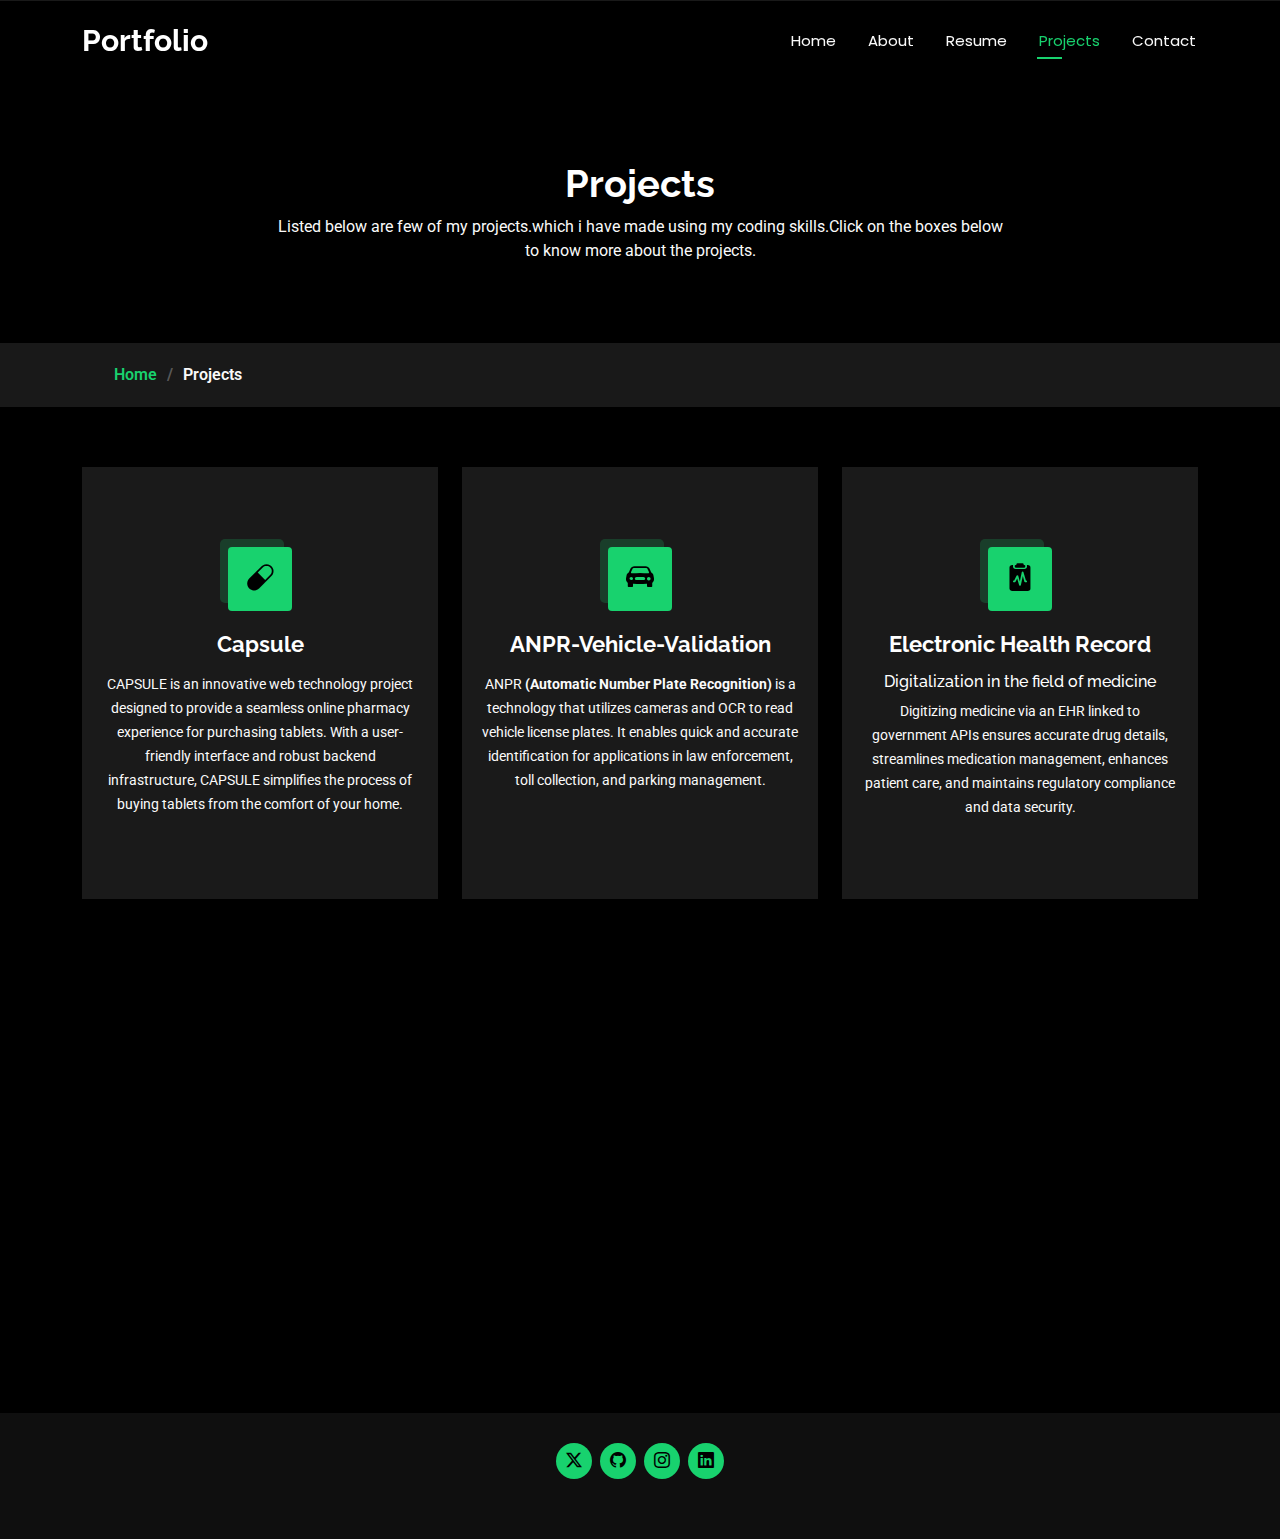
<file: projects.html>
<!DOCTYPE html>
<html lang="en">

<head>
  <meta charset="utf-8">
  <meta content="width=device-width, initial-scale=1.0" name="viewport">
  <title>projects</title>
  <meta name="description" content="">
  <meta name="keywords" content="">

  <!-- Favicons -->
  <link href="assets/img/favicon.png" rel="icon">
  <link href="assets/img/apple-touch-icon.png" rel="apple-touch-icon">

  <!-- Fonts -->
  <link href="https://fonts.googleapis.com" rel="preconnect">
  <link href="https://fonts.gstatic.com" rel="preconnect" crossorigin>
  <link href="https://fonts.googleapis.com/css2?family=Roboto:ital,wght@0,100;0,300;0,400;0,500;0,700;0,900;1,100;1,300;1,400;1,500;1,700;1,900&family=Poppins:ital,wght@0,100;0,200;0,300;0,400;0,500;0,600;0,700;0,800;0,900;1,100;1,200;1,300;1,400;1,500;1,600;1,700;1,800;1,900&family=Raleway:ital,wght@0,100;0,200;0,300;0,400;0,500;0,600;0,700;0,800;0,900;1,100;1,200;1,300;1,400;1,500;1,600;1,700;1,800;1,900&display=swap" rel="stylesheet">

  <!-- Vendor CSS Files -->
  <link href="assets/vendor/bootstrap/css/bootstrap.min.css" rel="stylesheet">
  <link href="assets/vendor/bootstrap-icons/bootstrap-icons.css" rel="stylesheet">
  <link href="assets/vendor/aos/aos.css" rel="stylesheet">
  <link href="assets/vendor/swiper/swiper-bundle.min.css" rel="stylesheet">
  <link href="assets/vendor/glightbox/css/glightbox.min.css" rel="stylesheet">

  <!-- Main CSS File -->
  <link href="assets/css/main.css" rel="stylesheet">

  <!-- =======================================================
  * Template Name: Personal
  * Template URL: https://bootstrapmade.com/personal-free-resume-bootstrap-template/
  * Updated: Aug 07 2024 with Bootstrap v5.3.3
  * Author: BootstrapMade.com
  * License: https://bootstrapmade.com/license/
  ======================================================== -->
</head>

<body class="services-page">

  <header id="header" class="header d-flex align-items-center fixed-top">
    <div class="container-fluid container-xl position-relative d-flex align-items-center justify-content-between">

      <a href="index.html" class="logo d-flex align-items-center">
        <!-- Uncomment the line below if you also wish to use an image logo -->
        <!-- <img src="assets/img/logo.png" alt=""> -->
        <h1 class="sitename">Portfolio</h1>
      </a>

      <nav id="navmenu" class="navmenu">
        <ul>
          <li><a href="index.html">Home</a></li>
          <li><a href="about.html">About</a></li>
          <li><a href="resume.html">Resume</a></li>
          <li><a href="projects.html" class="active">Projects</a></li>
         <!-- <li><a href="portfolio.html">Portfolio</a></li>
          <li class="dropdown"><a href="#"><span>Dropdown</span> <i class="bi bi-chevron-down toggle-dropdown"></i></a>
            <ul>
              <li><a href="#">Dropdown 1</a></li>
              <li class="dropdown"><a href="#"><span>Deep Dropdown</span> <i class="bi bi-chevron-down toggle-dropdown"></i></a>
                <ul>
                  <li><a href="#">Deep Dropdown 1</a></li>
                  <li><a href="#">Deep Dropdown 2</a></li>
                  <li><a href="#">Deep Dropdown 3</a></li>
                  <li><a href="#">Deep Dropdown 4</a></li>
                  <li><a href="#">Deep Dropdown 5</a></li>
                </ul>
              </li>
              <li><a href="#">Dropdown 2</a></li>
              <li><a href="#">Dropdown 3</a></li>
              <li><a href="#">Dropdown 4</a></li>
            </ul>
          </li>-->
          <li><a href="contact.html">Contact</a></li>
        </ul>
        <i class="mobile-nav-toggle d-xl-none bi bi-list"></i>
      </nav>

    </div>
  </header>

  <main class="main">

    <!-- Page Title -->
    <div class="page-title" data-aos="fade">
      <div class="heading">
        <div class="container">
          <div class="row d-flex justify-content-center text-center">
            <div class="col-lg-8">
              <h1>Projects </h1>
              <p class="mb-0">Listed below are few of my projects.which i have made using my coding skills.Click on the boxes below to know more about the projects.</p>
            </div>
          </div>
        </div>
      </div>
      <nav class="breadcrumbs">
        <div class="container">
          <ol>
            <li><a href="index.html">Home</a></li>
            <li class="current">Projects</li>
          </ol>
        </div>
      </nav>
    </div><!-- End Page Title -->

    <!-- Services Section -->
    <section id="services" class="services section">

      <div class="container">

        <div class="row gy-4">

          <div class="col-lg-4 col-md-6" data-aos="fade-up" data-aos-delay="100">
            <div class="service-item  position-relative">
              <div class="icon">
                <i class="bi bi-capsule"></i>
              </div>
              <a href="capsule.html" class="stretched-link">
                <h3>Capsule</h3>
              </a>
              <p>CAPSULE is an innovative web technology project designed to provide a seamless online pharmacy experience for purchasing tablets. With a user-friendly interface and robust backend infrastructure, CAPSULE simplifies the process of buying tablets from the comfort of your home. </p>
            </div>
          </div><!-- End Service Item -->

          <div class="col-lg-4 col-md-6" data-aos="fade-up" data-aos-delay="200">
            <div class="service-item position-relative">
              <div class="icon">
               <i class="bi bi-car-front-fill"></i>
              </div>
              <a href="anpr.html" class="stretched-link">
                <h3>ANPR-Vehicle-Validation </h3>
              </a>
                <p>ANPR <b>(Automatic Number Plate Recognition) </b>is a technology that utilizes cameras and OCR to read vehicle license plates. It enables quick and accurate identification for applications in law enforcement, toll collection, and parking management.</p>
            </div>
          </div><!-- End Service Item -->

          <div class="col-lg-4 col-md-6" data-aos="fade-up" data-aos-delay="300">
            <div class="service-item position-relative">
              <div class="icon">
                <i class="bi bi-clipboard2-pulse-fill"></i>
              </div>
              <a href="service-details.html" class="stretched-link">
                <h3>Electronic Health Record  </h3>
                  <h6>Digitalization in the field of medicine   </h6>
              </a>
              <p>Digitizing medicine via an EHR linked to government APIs ensures accurate drug details, streamlines medication management, enhances patient care, and maintains regulatory compliance and data security.</p>
            </div>
          </div><!-- End Service Item -->

          <div class="col-lg-4 col-md-6" data-aos="fade-up" data-aos-delay="400">
            <div class="service-item position-relative">
              <div class="icon">
                <i class="bi bi-receipt-cutoff"></i>
              </div>
              <a href="service-details.html" class="stretched-link">
                <h3>Medical Billing System</h3>
              </a>
              <p>This project leverages Python’s GUI capabilities to create a user-friendly Inventory and Billing System. The sleek interface allows efficient inventory management, checks medicine availability in a local database, and seamlessly generates purchase bills.</p>
              <a href="service-details.html" class="stretched-link"></a>
            </div>
          </div><!-- End Service Item -->

          <div class="col-lg-4 col-md-6" data-aos="fade-up" data-aos-delay="500">
            <div class="service-item position-relative">
              <div class="icon">
                <i class="bi bi-x-lg"></i>
              </div>
              <a href="#" class="stretched-link">
                <h3><!--text here--></h3>
              </a>
              <p><!--text here--></p>
              <a href= # class="stretched-link"></a>
            </div>
          </div><!-- End Service Item -->

          <div class="col-lg-4 col-md-6" data-aos="fade-up" data-aos-delay="600">
            <div class="service-item position-relative">
              <div class="icon">
               <i class="bi bi-x-lg"></i>
              </div>
              <a href="#" class="stretched-link">
                <h3><!--text here--></h3>
              </a>
              <p><!--text here--></p>
              <a href=# class="stretched-link"></a>
            </div>
          </div><!-- End Service Item -->

        </div>

      </div>

    </section><!-- /Services Section -->

  </main>

  <footer id="footer" class="footer dark-background">
    <div class="container">
      <div class="social-links d-flex justify-content-center">
        <a href="https://x.com/Revanth_Rampal"><i class="bi bi-twitter-x"></i></a>
        <a href="https://github.com/revanth-rampal"><i class="bi bi-github"></i></a>
        <a href="https://www.instagram.com/revanth_rampal/"><i class="bi bi-instagram"></i></a>
        <a href="https://www.linkedin.com/in/revanthrampal/"><i class="bi bi-linkedin"></i></a>
      </div>
      <div class="container">       
      </div>
    </div>
  </footer>

  <!-- Scroll Top -->
  <a href="#" id="scroll-top" class="scroll-top d-flex align-items-center justify-content-center"><i class="bi bi-arrow-up-short"></i></a>

  <!-- Preloader -->
  <div id="preloader"></div>

  <!-- Vendor JS Files -->
  <script src="assets/vendor/bootstrap/js/bootstrap.bundle.min.js"></script>
  <script src="assets/vendor/php-email-form/validate.js"></script>
  <script src="assets/vendor/aos/aos.js"></script>
  <script src="assets/vendor/typed.js/typed.umd.js"></script>
  <script src="assets/vendor/purecounter/purecounter_vanilla.js"></script>
  <script src="assets/vendor/waypoints/noframework.waypoints.js"></script>
  <script src="assets/vendor/swiper/swiper-bundle.min.js"></script>
  <script src="assets/vendor/glightbox/js/glightbox.min.js"></script>
  <script src="assets/vendor/imagesloaded/imagesloaded.pkgd.min.js"></script>
  <script src="assets/vendor/isotope-layout/isotope.pkgd.min.js"></script>

  <!-- Main JS File -->
  <script src="assets/js/main.js"></script>

</body>

</html>
</file>
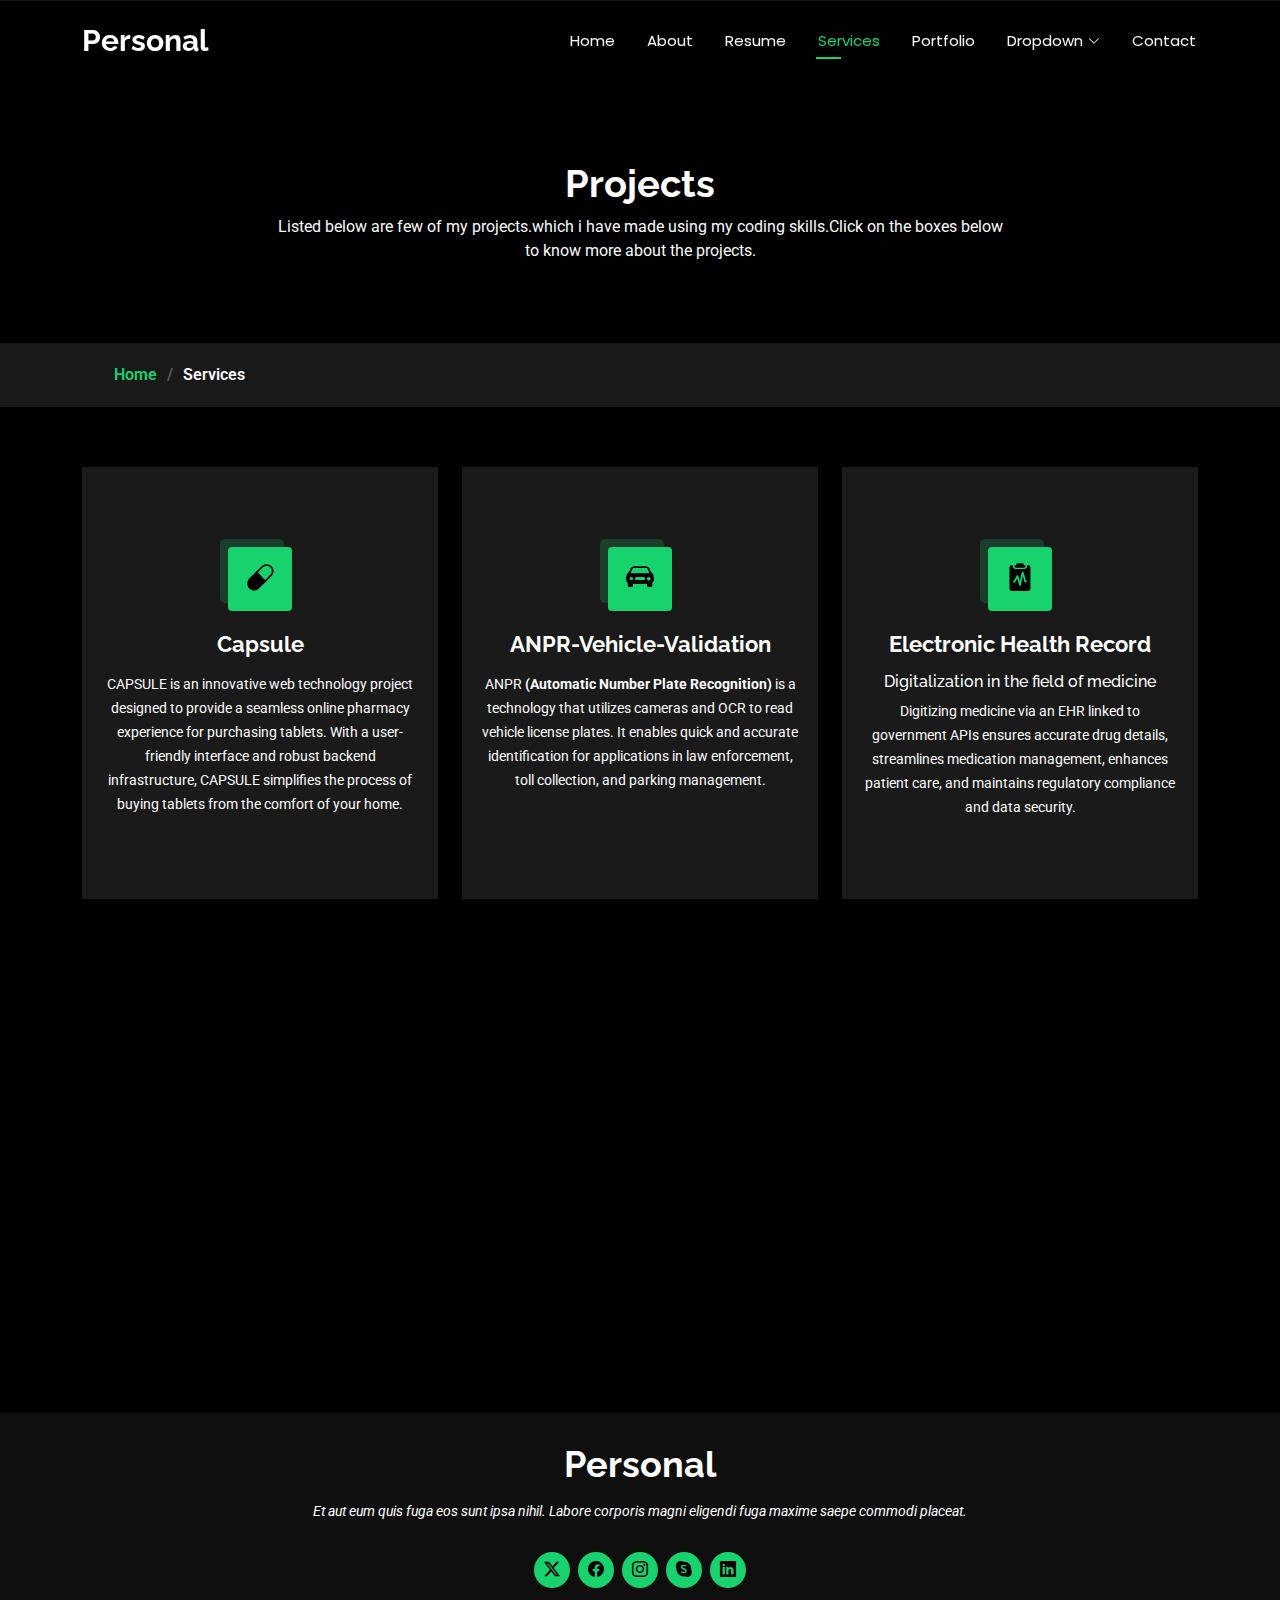
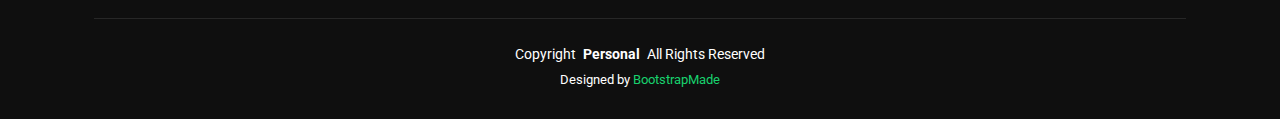
<file: services.html>
<!DOCTYPE html>
<html lang="en">

<head>
  <meta charset="utf-8">
  <meta content="width=device-width, initial-scale=1.0" name="viewport">
  <title>Services - Personal Bootstrap Template</title>
  <meta name="description" content="">
  <meta name="keywords" content="">

  <!-- Favicons -->
  <link href="assets/img/favicon.png" rel="icon">
  <link href="assets/img/apple-touch-icon.png" rel="apple-touch-icon">

  <!-- Fonts -->
  <link href="https://fonts.googleapis.com" rel="preconnect">
  <link href="https://fonts.gstatic.com" rel="preconnect" crossorigin>
  <link href="https://fonts.googleapis.com/css2?family=Roboto:ital,wght@0,100;0,300;0,400;0,500;0,700;0,900;1,100;1,300;1,400;1,500;1,700;1,900&family=Poppins:ital,wght@0,100;0,200;0,300;0,400;0,500;0,600;0,700;0,800;0,900;1,100;1,200;1,300;1,400;1,500;1,600;1,700;1,800;1,900&family=Raleway:ital,wght@0,100;0,200;0,300;0,400;0,500;0,600;0,700;0,800;0,900;1,100;1,200;1,300;1,400;1,500;1,600;1,700;1,800;1,900&display=swap" rel="stylesheet">

  <!-- Vendor CSS Files -->
  <link href="assets/vendor/bootstrap/css/bootstrap.min.css" rel="stylesheet">
  <link href="assets/vendor/bootstrap-icons/bootstrap-icons.css" rel="stylesheet">
  <link href="assets/vendor/aos/aos.css" rel="stylesheet">
  <link href="assets/vendor/swiper/swiper-bundle.min.css" rel="stylesheet">
  <link href="assets/vendor/glightbox/css/glightbox.min.css" rel="stylesheet">

  <!-- Main CSS File -->
  <link href="assets/css/main.css" rel="stylesheet">

  <!-- =======================================================
  * Template Name: Personal
  * Template URL: https://bootstrapmade.com/personal-free-resume-bootstrap-template/
  * Updated: Aug 07 2024 with Bootstrap v5.3.3
  * Author: BootstrapMade.com
  * License: https://bootstrapmade.com/license/
  ======================================================== -->
</head>

<body class="services-page">

  <header id="header" class="header d-flex align-items-center fixed-top">
    <div class="container-fluid container-xl position-relative d-flex align-items-center justify-content-between">

      <a href="index.html" class="logo d-flex align-items-center">
        <!-- Uncomment the line below if you also wish to use an image logo -->
        <!-- <img src="assets/img/logo.png" alt=""> -->
        <h1 class="sitename">Personal</h1>
      </a>

      <nav id="navmenu" class="navmenu">
        <ul>
          <li><a href="index.html">Home</a></li>
          <li><a href="about.html">About</a></li>
          <li><a href="resume.html">Resume</a></li>
          <li><a href="services.html" class="active">Services</a></li>
          <li><a href="portfolio.html">Portfolio</a></li>
          <li class="dropdown"><a href="#"><span>Dropdown</span> <i class="bi bi-chevron-down toggle-dropdown"></i></a>
            <ul>
              <li><a href="#">Dropdown 1</a></li>
              <li class="dropdown"><a href="#"><span>Deep Dropdown</span> <i class="bi bi-chevron-down toggle-dropdown"></i></a>
                <ul>
                  <li><a href="#">Deep Dropdown 1</a></li>
                  <li><a href="#">Deep Dropdown 2</a></li>
                  <li><a href="#">Deep Dropdown 3</a></li>
                  <li><a href="#">Deep Dropdown 4</a></li>
                  <li><a href="#">Deep Dropdown 5</a></li>
                </ul>
              </li>
              <li><a href="#">Dropdown 2</a></li>
              <li><a href="#">Dropdown 3</a></li>
              <li><a href="#">Dropdown 4</a></li>
            </ul>
          </li>
          <li><a href="contact.html">Contact</a></li>
        </ul>
        <i class="mobile-nav-toggle d-xl-none bi bi-list"></i>
      </nav>

    </div>
  </header>

  <main class="main">

    <!-- Page Title -->
    <div class="page-title" data-aos="fade">
      <div class="heading">
        <div class="container">
          <div class="row d-flex justify-content-center text-center">
            <div class="col-lg-8">
              <h1>Projects </h1>
              <p class="mb-0">Listed below are few of my projects.which i have made using my coding skills.Click on the boxes below to know more about the projects.</p>
            </div>
          </div>
        </div>
      </div>
      <nav class="breadcrumbs">
        <div class="container">
          <ol>
            <li><a href="index.html">Home</a></li>
            <li class="current">Services</li>
          </ol>
        </div>
      </nav>
    </div><!-- End Page Title -->

    <!-- Services Section -->
    <section id="services" class="services section">

      <div class="container">

        <div class="row gy-4">

          <div class="col-lg-4 col-md-6" data-aos="fade-up" data-aos-delay="100">
            <div class="service-item  position-relative">
              <div class="icon">
                <i class="bi bi-capsule"></i>
              </div>
              <a href="service-details.html" class="stretched-link">
                <h3>Capsule</h3>
              </a>
              <p>CAPSULE is an innovative web technology project designed to provide a seamless online pharmacy experience for purchasing tablets. With a user-friendly interface and robust backend infrastructure, CAPSULE simplifies the process of buying tablets from the comfort of your home. </p>
            </div>
          </div><!-- End Service Item -->

          <div class="col-lg-4 col-md-6" data-aos="fade-up" data-aos-delay="200">
            <div class="service-item position-relative">
              <div class="icon">
               <i class="bi bi-car-front-fill"></i>
              </div>
              <a href="service-details.html" class="stretched-link">
                <h3>ANPR-Vehicle-Validation </h3>
              </a>
                <p>ANPR <b>(Automatic Number Plate Recognition) </b>is a technology that utilizes cameras and OCR to read vehicle license plates. It enables quick and accurate identification for applications in law enforcement, toll collection, and parking management.</p>
            </div>
          </div><!-- End Service Item -->

          <div class="col-lg-4 col-md-6" data-aos="fade-up" data-aos-delay="300">
            <div class="service-item position-relative">
              <div class="icon">
                <i class="bi bi-clipboard2-pulse-fill"></i>
              </div>
              <a href="service-details.html" class="stretched-link">
                <h3>Electronic Health Record  </h3>
                  <h6>Digitalization in the field of medicine   </h6>
              </a>
              <p>Digitizing medicine via an EHR linked to government APIs ensures accurate drug details, streamlines medication management, enhances patient care, and maintains regulatory compliance and data security.</p>
            </div>
          </div><!-- End Service Item -->

          <div class="col-lg-4 col-md-6" data-aos="fade-up" data-aos-delay="400">
            <div class="service-item position-relative">
              <div class="icon">
                <i class="bi bi-receipt-cutoff"></i>
              </div>
              <a href="service-details.html" class="stretched-link">
                <h3>Medical Billing System</h3>
              </a>
              <p>This project leverages Python’s GUI capabilities to create a user-friendly Inventory and Billing System. The sleek interface allows efficient inventory management, checks medicine availability in a local database, and seamlessly generates purchase bills.</p>
              <a href="service-details.html" class="stretched-link"></a>
            </div>
          </div><!-- End Service Item -->

          <div class="col-lg-4 col-md-6" data-aos="fade-up" data-aos-delay="500">
            <div class="service-item position-relative">
              <div class="icon">
                <i class="bi bi-x-lg"></i>
              </div>
              <a href="#" class="stretched-link">
                <h3><!--text here--></h3>
              </a>
              <p><!--text here--></p>
              <a href= # class="stretched-link"></a>
            </div>
          </div><!-- End Service Item -->

          <div class="col-lg-4 col-md-6" data-aos="fade-up" data-aos-delay="600">
            <div class="service-item position-relative">
              <div class="icon">
               <i class="bi bi-x-lg"></i>
              </div>
              <a href="#" class="stretched-link">
                <h3><!--text here--></h3>
              </a>
              <p><!--text here--></p>
              <a href=# class="stretched-link"></a>
            </div>
          </div><!-- End Service Item -->

        </div>

      </div>

    </section><!-- /Services Section -->

  </main>

  <footer id="footer" class="footer dark-background">
    <div class="container">
      <h3 class="sitename">Personal</h3>
      <p>Et aut eum quis fuga eos sunt ipsa nihil. Labore corporis magni eligendi fuga maxime saepe commodi placeat.</p>
      <div class="social-links d-flex justify-content-center">
        <a href=""><i class="bi bi-twitter-x"></i></a>
        <a href=""><i class="bi bi-facebook"></i></a>
        <a href=""><i class="bi bi-instagram"></i></a>
        <a href=""><i class="bi bi-skype"></i></a>
        <a href=""><i class="bi bi-linkedin"></i></a>
      </div>
      <div class="container">
        <div class="copyright">
          <span>Copyright</span> <strong class="px-1 sitename">Personal</strong> <span>All Rights Reserved</span>
        </div>
        <div class="credits">
          <!-- All the links in the footer should remain intact. -->
          <!-- You can delete the links only if you've purchased the pro version. -->
          <!-- Licensing information: https://bootstrapmade.com/license/ -->
          <!-- Purchase the pro version with working PHP/AJAX contact form: [buy-url] -->
          Designed by <a href="https://bootstrapmade.com/">BootstrapMade</a>
        </div>
      </div>
    </div>
  </footer>

  <!-- Scroll Top -->
  <a href="#" id="scroll-top" class="scroll-top d-flex align-items-center justify-content-center"><i class="bi bi-arrow-up-short"></i></a>

  <!-- Preloader -->
  <div id="preloader"></div>

  <!-- Vendor JS Files -->
  <script src="assets/vendor/bootstrap/js/bootstrap.bundle.min.js"></script>
  <script src="assets/vendor/php-email-form/validate.js"></script>
  <script src="assets/vendor/aos/aos.js"></script>
  <script src="assets/vendor/typed.js/typed.umd.js"></script>
  <script src="assets/vendor/purecounter/purecounter_vanilla.js"></script>
  <script src="assets/vendor/waypoints/noframework.waypoints.js"></script>
  <script src="assets/vendor/swiper/swiper-bundle.min.js"></script>
  <script src="assets/vendor/glightbox/js/glightbox.min.js"></script>
  <script src="assets/vendor/imagesloaded/imagesloaded.pkgd.min.js"></script>
  <script src="assets/vendor/isotope-layout/isotope.pkgd.min.js"></script>

  <!-- Main JS File -->
  <script src="assets/js/main.js"></script>

</body>

</html>
</file>
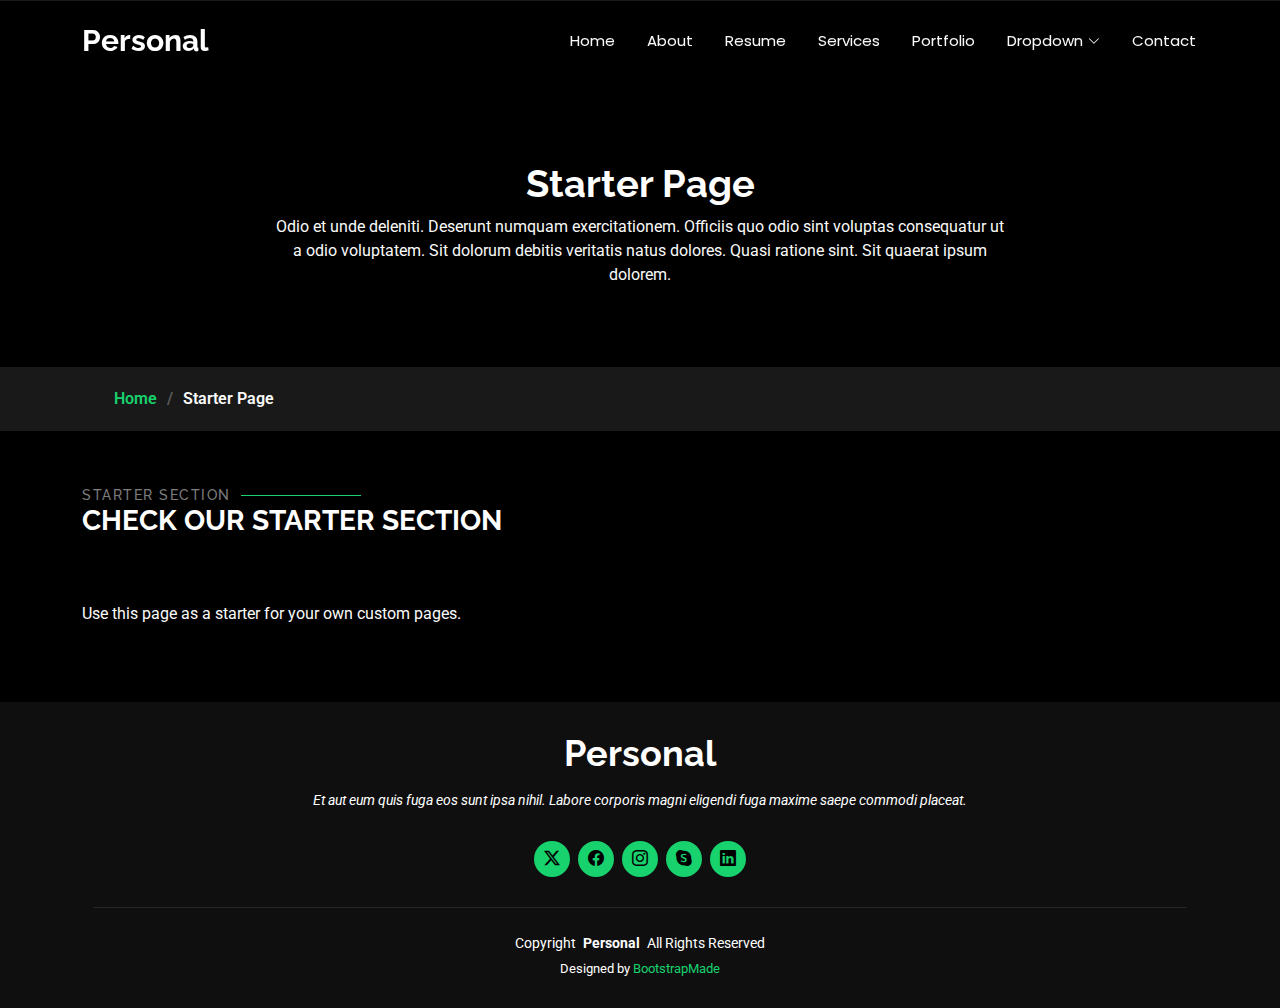
<file: starter-page.html>
<!DOCTYPE html>
<html lang="en">

<head>
  <meta charset="utf-8">
  <meta content="width=device-width, initial-scale=1.0" name="viewport">
  <title>Starter Page - Personal Bootstrap Template</title>
  <meta name="description" content="">
  <meta name="keywords" content="">

  <!-- Favicons -->
  <link href="assets/img/favicon.png" rel="icon">
  <link href="assets/img/apple-touch-icon.png" rel="apple-touch-icon">

  <!-- Fonts -->
  <link href="https://fonts.googleapis.com" rel="preconnect">
  <link href="https://fonts.gstatic.com" rel="preconnect" crossorigin>
  <link href="https://fonts.googleapis.com/css2?family=Roboto:ital,wght@0,100;0,300;0,400;0,500;0,700;0,900;1,100;1,300;1,400;1,500;1,700;1,900&family=Poppins:ital,wght@0,100;0,200;0,300;0,400;0,500;0,600;0,700;0,800;0,900;1,100;1,200;1,300;1,400;1,500;1,600;1,700;1,800;1,900&family=Raleway:ital,wght@0,100;0,200;0,300;0,400;0,500;0,600;0,700;0,800;0,900;1,100;1,200;1,300;1,400;1,500;1,600;1,700;1,800;1,900&display=swap" rel="stylesheet">

  <!-- Vendor CSS Files -->
  <link href="assets/vendor/bootstrap/css/bootstrap.min.css" rel="stylesheet">
  <link href="assets/vendor/bootstrap-icons/bootstrap-icons.css" rel="stylesheet">
  <link href="assets/vendor/aos/aos.css" rel="stylesheet">
  <link href="assets/vendor/swiper/swiper-bundle.min.css" rel="stylesheet">
  <link href="assets/vendor/glightbox/css/glightbox.min.css" rel="stylesheet">

  <!-- Main CSS File -->
  <link href="assets/css/main.css" rel="stylesheet">

  <!-- =======================================================
  * Template Name: Personal
  * Template URL: https://bootstrapmade.com/personal-free-resume-bootstrap-template/
  * Updated: Aug 07 2024 with Bootstrap v5.3.3
  * Author: BootstrapMade.com
  * License: https://bootstrapmade.com/license/
  ======================================================== -->
</head>

<body class="starter-page-page">

  <header id="header" class="header d-flex align-items-center fixed-top">
    <div class="container-fluid container-xl position-relative d-flex align-items-center justify-content-between">

      <a href="index.html" class="logo d-flex align-items-center">
        <!-- Uncomment the line below if you also wish to use an image logo -->
        <!-- <img src="assets/img/logo.png" alt=""> -->
        <h1 class="sitename">Personal</h1>
      </a>

      <nav id="navmenu" class="navmenu">
        <ul>
          <li><a href="index.html">Home</a></li>
          <li><a href="about.html">About</a></li>
          <li><a href="resume.html">Resume</a></li>
          <li><a href="services.html">Services</a></li>
          <li><a href="portfolio.html">Portfolio</a></li>
          <li class="dropdown"><a href="#"><span>Dropdown</span> <i class="bi bi-chevron-down toggle-dropdown"></i></a>
            <ul>
              <li><a href="#">Dropdown 1</a></li>
              <li class="dropdown"><a href="#"><span>Deep Dropdown</span> <i class="bi bi-chevron-down toggle-dropdown"></i></a>
                <ul>
                  <li><a href="#">Deep Dropdown 1</a></li>
                  <li><a href="#">Deep Dropdown 2</a></li>
                  <li><a href="#">Deep Dropdown 3</a></li>
                  <li><a href="#">Deep Dropdown 4</a></li>
                  <li><a href="#">Deep Dropdown 5</a></li>
                </ul>
              </li>
              <li><a href="#">Dropdown 2</a></li>
              <li><a href="#">Dropdown 3</a></li>
              <li><a href="#">Dropdown 4</a></li>
            </ul>
          </li>
          <li><a href="contact.html">Contact</a></li>
        </ul>
        <i class="mobile-nav-toggle d-xl-none bi bi-list"></i>
      </nav>

    </div>
  </header>

  <main class="main">

    <!-- Page Title -->
    <div class="page-title" data-aos="fade">
      <div class="heading">
        <div class="container">
          <div class="row d-flex justify-content-center text-center">
            <div class="col-lg-8">
              <h1>Starter Page</h1>
              <p class="mb-0">Odio et unde deleniti. Deserunt numquam exercitationem. Officiis quo odio sint voluptas consequatur ut a odio voluptatem. Sit dolorum debitis veritatis natus dolores. Quasi ratione sint. Sit quaerat ipsum dolorem.</p>
            </div>
          </div>
        </div>
      </div>
      <nav class="breadcrumbs">
        <div class="container">
          <ol>
            <li><a href="index.html">Home</a></li>
            <li class="current">Starter Page</li>
          </ol>
        </div>
      </nav>
    </div><!-- End Page Title -->

    <!-- Starter Section Section -->
    <section id="starter-section" class="starter-section section">

      <!-- Section Title -->
      <div class="container section-title" data-aos="fade-up">
        <h2>Starter Section</h2>
        <div><span>Check Our</span> <span class="description-title">Starter Section</span></div>
      </div><!-- End Section Title -->

      <div class="container" data-aos="fade-up">
        <p>Use this page as a starter for your own custom pages.</p>
      </div>

    </section><!-- /Starter Section Section -->

  </main>

  <footer id="footer" class="footer dark-background">
    <div class="container">
      <h3 class="sitename">Personal</h3>
      <p>Et aut eum quis fuga eos sunt ipsa nihil. Labore corporis magni eligendi fuga maxime saepe commodi placeat.</p>
      <div class="social-links d-flex justify-content-center">
        <a href=""><i class="bi bi-twitter-x"></i></a>
        <a href=""><i class="bi bi-facebook"></i></a>
        <a href=""><i class="bi bi-instagram"></i></a>
        <a href=""><i class="bi bi-skype"></i></a>
        <a href=""><i class="bi bi-linkedin"></i></a>
      </div>
      <div class="container">
        <div class="copyright">
          <span>Copyright</span> <strong class="px-1 sitename">Personal</strong> <span>All Rights Reserved</span>
        </div>
        <div class="credits">
          <!-- All the links in the footer should remain intact. -->
          <!-- You can delete the links only if you've purchased the pro version. -->
          <!-- Licensing information: https://bootstrapmade.com/license/ -->
          <!-- Purchase the pro version with working PHP/AJAX contact form: [buy-url] -->
          Designed by <a href="https://bootstrapmade.com/">BootstrapMade</a>
        </div>
      </div>
    </div>
  </footer>

  <!-- Scroll Top -->
  <a href="#" id="scroll-top" class="scroll-top d-flex align-items-center justify-content-center"><i class="bi bi-arrow-up-short"></i></a>

  <!-- Preloader -->
  <div id="preloader"></div>

  <!-- Vendor JS Files -->
  <script src="assets/vendor/bootstrap/js/bootstrap.bundle.min.js"></script>
  <script src="assets/vendor/php-email-form/validate.js"></script>
  <script src="assets/vendor/aos/aos.js"></script>
  <script src="assets/vendor/typed.js/typed.umd.js"></script>
  <script src="assets/vendor/purecounter/purecounter_vanilla.js"></script>
  <script src="assets/vendor/waypoints/noframework.waypoints.js"></script>
  <script src="assets/vendor/swiper/swiper-bundle.min.js"></script>
  <script src="assets/vendor/glightbox/js/glightbox.min.js"></script>
  <script src="assets/vendor/imagesloaded/imagesloaded.pkgd.min.js"></script>
  <script src="assets/vendor/isotope-layout/isotope.pkgd.min.js"></script>

  <!-- Main JS File -->
  <script src="assets/js/main.js"></script>

</body>

</html>
</file>
<file: assets/css/main.css>
/**
* Template Name: Personal
* Template URL: https://bootstrapmade.com/personal-free-resume-bootstrap-template/
* Updated: Aug 07 2024 with Bootstrap v5.3.3
* Author: BootstrapMade.com
* License: https://bootstrapmade.com/license/
*/

/*--------------------------------------------------------------
# Font & Color Variables
# Help: https://bootstrapmade.com/color-system/
--------------------------------------------------------------*/
/* Fonts */
:root {
  --default-font: "Roboto",  system-ui, -apple-system, "Segoe UI", Roboto, "Helvetica Neue", Arial, "Noto Sans", "Liberation Sans", sans-serif, "Apple Color Emoji", "Segoe UI Emoji", "Segoe UI Symbol", "Noto Color Emoji";
  --heading-font: "Raleway",  sans-serif;
  --nav-font: "Poppins",  sans-serif;
}

/* Global Colors - The following color variables are used throughout the website. Updating them here will change the color scheme of the entire website */
:root { 
  --background-color: #000000; /* Background color for the entire website, including individual sections */
  --default-color: #fafafa; /* Default color used for the majority of the text content across the entire website */
  --heading-color: #ffffff; /* Color for headings, subheadings and title throughout the website */
  --accent-color: #18d26e; /* Accent color that represents your brand on the website. It's used for buttons, links, and other elements that need to stand out */
  --surface-color: #1a1a1a; /* The surface color is used as a background of boxed elements within sections, such as cards, icon boxes, or other elements that require a visual separation from the global background. */
  --contrast-color: #000000; /* Contrast color for text, ensuring readability against backgrounds of accent, heading, or default colors. */
}

/* Nav Menu Colors - The following color variables are used specifically for the navigation menu. They are separate from the global colors to allow for more customization options */
:root {
  --nav-color: #fafafa;  /* The default color of the main navmenu links */
  --nav-hover-color: #18d26e; /* Applied to main navmenu links when they are hovered over or active */
  --nav-mobile-background-color: #1a1a1a; /* Used as the background color for mobile navigation menu */
  --nav-dropdown-background-color: #1a1a1a; /* Used as the background color for dropdown items that appear when hovering over primary navigation items */
  --nav-dropdown-color: #fafafa; /* Used for navigation links of the dropdown items in the navigation menu. */
  --nav-dropdown-hover-color: #18d26e; /* Similar to --nav-hover-color, this color is applied to dropdown navigation links when they are hovered over. */
}

/* Color Presets - These classes override global colors when applied to any section or element, providing reuse of the sam color scheme. */

.light-background {
  --background-color: #1a1a1a;
  --surface-color: #343434;
}

.dark-background {
  --background-color: rgba(15, 15, 15, 0.975);
  --default-color: #ffffff;
  --heading-color: #ffffff;
  --surface-color: #292929f9;
  --contrast-color: #000000;
}

/* Smooth scroll */
:root {
  scroll-behavior: smooth;
}

/*--------------------------------------------------------------
# General Styling & Shared Classes
--------------------------------------------------------------*/
body {
  color: var(--default-color);
  background-color: var(--background-color);
  font-family: var(--default-font);
}

a {
  color: var(--accent-color);
  text-decoration: none;
  transition: 0.3s;
}

a:hover {
  color: color-mix(in srgb, var(--accent-color), transparent 25%);
  text-decoration: none;
}

h1,
h2,
h3,
h4,
h5,
h6 {
  color: var(--heading-color);
  font-family: var(--heading-font);
}

/* PHP Email Form Messages
------------------------------*/
.php-email-form .error-message {
  display: none;
  background: #df1529;
  color: #ffffff;
  text-align: left;
  padding: 15px;
  margin-bottom: 24px;
  font-weight: 600;
}

.php-email-form .sent-message {
  display: none;
  color: #ffffff;
  background: #059652;
  text-align: center;
  padding: 15px;
  margin-bottom: 24px;
  font-weight: 600;
}

.php-email-form .loading {
  display: none;
  background: var(--surface-color);
  text-align: center;
  padding: 15px;
  margin-bottom: 24px;
}

.php-email-form .loading:before {
  content: "";
  display: inline-block;
  border-radius: 50%;
  width: 24px;
  height: 24px;
  margin: 0 10px -6px 0;
  border: 3px solid var(--accent-color);
  border-top-color: var(--surface-color);
  animation: php-email-form-loading 1s linear infinite;
}

@keyframes php-email-form-loading {
  0% {
    transform: rotate(0deg);
  }

  100% {
    transform: rotate(360deg);
  }
}

/*--------------------------------------------------------------
# Global Header
--------------------------------------------------------------*/
.header {
  --background-color: rgba(0, 0, 0, 0);
  color: var(--default-color);
  background-color: var(--background-color);
  padding: 15px 0;
  transition: all 0.5s;
  z-index: 997;
}

.header .logo {
  line-height: 1;
}

.header .logo img {
  max-height: 32px;
  margin-right: 8px;
}

.header .logo h1 {
  font-size: 30px;
  margin: 0;
  font-weight: 700;
  color: var(--heading-color);
}

.scrolled .header {
  box-shadow: 0px 0 18px rgba(0, 0, 0, 0.1);
}

/* Global Header on Scroll
------------------------------*/
.scrolled .header {
  --background-color: rgba(0, 0, 0, 0.8);
}

/*--------------------------------------------------------------
# Navigation Menu
--------------------------------------------------------------*/
/* Desktop Navigation */
@media (min-width: 1200px) {
  .navmenu {
    padding: 0;
  }

  .navmenu ul {
    margin: 0;
    padding: 0;
    display: flex;
    list-style: none;
    align-items: center;
  }

  .navmenu li {
    position: relative;
  }

  .navmenu>ul>li {
    white-space: nowrap;
    padding: 15px 14px;
  }

  .navmenu>ul>li:last-child {
    padding-right: 0;
  }

  .navmenu a,
  .navmenu a:focus {
    color: var(--nav-color);
    font-size: 15px;
    padding: 0 2px;
    font-family: var(--nav-font);
    font-weight: 400;
    display: flex;
    align-items: center;
    justify-content: space-between;
    white-space: nowrap;
    transition: 0.3s;
    position: relative;
  }

  .navmenu a i,
  .navmenu a:focus i {
    font-size: 12px;
    line-height: 0;
    margin-left: 5px;
    transition: 0.3s;
  }

  .navmenu>ul>li>a:before {
    content: "";
    position: absolute;
    height: 2px;
    bottom: -6px;
    left: 0;
    background-color: var(--nav-hover-color);
    visibility: hidden;
    width: 0px;
    transition: all 0.3s ease-in-out 0s;
  }

  .navmenu a:hover:before,
  .navmenu li:hover>a:before,
  .navmenu .active:before {
    visibility: visible;
    width: 25px;
  }

  .navmenu li:hover>a,
  .navmenu .active,
  .navmenu .active:focus {
    color: var(--nav-hover-color);
  }

  .navmenu .dropdown ul {
    margin: 0;
    padding: 10px 0;
    background: var(--nav-dropdown-background-color);
    display: block;
    position: absolute;
    visibility: hidden;
    left: 14px;
    top: 130%;
    opacity: 0;
    transition: 0.3s;
    border-radius: 4px;
    z-index: 99;
    box-shadow: 0px 0px 30px rgba(0, 0, 0, 0.1);
  }

  .navmenu .dropdown ul li {
    min-width: 200px;
  }

  .navmenu .dropdown ul a {
    padding: 10px 20px;
    font-size: 15px;
    text-transform: none;
    color: var(--nav-dropdown-color);
  }

  .navmenu .dropdown ul a i {
    font-size: 12px;
  }

  .navmenu .dropdown ul a:hover,
  .navmenu .dropdown ul .active:hover,
  .navmenu .dropdown ul li:hover>a {
    color: var(--nav-dropdown-hover-color);
  }

  .navmenu .dropdown:hover>ul {
    opacity: 1;
    top: 100%;
    visibility: visible;
  }

  .navmenu .dropdown .dropdown ul {
    top: 0;
    left: -90%;
    visibility: hidden;
  }

  .navmenu .dropdown .dropdown:hover>ul {
    opacity: 1;
    top: 0;
    left: -100%;
    visibility: visible;
  }
}

/* Mobile Navigation */
@media (max-width: 1199px) {
  .mobile-nav-toggle {
    color: var(--nav-color);
    font-size: 28px;
    line-height: 0;
    margin-right: 10px;
    cursor: pointer;
    transition: color 0.3s;
  }

  .navmenu {
    padding: 0;
    z-index: 9997;
  }

  .navmenu ul {
    display: none;
    list-style: none;
    position: absolute;
    inset: 60px 20px 20px 20px;
    padding: 10px 0;
    margin: 0;
    border-radius: 6px;
    background-color: var(--nav-mobile-background-color);
    border: 1px solid color-mix(in srgb, var(--default-color), transparent 90%);
    box-shadow: none;
    overflow-y: auto;
    transition: 0.3s;
    z-index: 9998;
  }

  .navmenu a,
  .navmenu a:focus {
    color: var(--nav-dropdown-color);
    padding: 10px 20px;
    font-family: var(--nav-font);
    font-size: 17px;
    font-weight: 500;
    display: flex;
    align-items: center;
    justify-content: space-between;
    white-space: nowrap;
    transition: 0.3s;
  }

  .navmenu a i,
  .navmenu a:focus i {
    font-size: 12px;
    line-height: 0;
    margin-left: 5px;
    width: 30px;
    height: 30px;
    display: flex;
    align-items: center;
    justify-content: center;
    border-radius: 50%;
    transition: 0.3s;
    background-color: color-mix(in srgb, var(--accent-color), transparent 90%);
  }

  .navmenu a i:hover,
  .navmenu a:focus i:hover {
    background-color: var(--accent-color);
    color: var(--contrast-color);
  }

  .navmenu a:hover,
  .navmenu .active,
  .navmenu .active:focus {
    color: var(--nav-dropdown-hover-color);
  }

  .navmenu .active i,
  .navmenu .active:focus i {
    background-color: var(--accent-color);
    color: var(--contrast-color);
    transform: rotate(180deg);
  }

  .navmenu .dropdown ul {
    position: static;
    display: none;
    z-index: 99;
    padding: 10px 0;
    margin: 10px 20px;
    background-color: var(--nav-dropdown-background-color);
    transition: all 0.5s ease-in-out;
  }

  .navmenu .dropdown ul ul {
    background-color: rgba(33, 37, 41, 0.1);
  }

  .navmenu .dropdown>.dropdown-active {
    display: block;
    background-color: rgba(33, 37, 41, 0.03);
  }

  .mobile-nav-active {
    overflow: hidden;
  }

  .mobile-nav-active .mobile-nav-toggle {
    color: #fff;
    position: absolute;
    font-size: 32px;
    top: 15px;
    right: 15px;
    margin-right: 0;
    z-index: 9999;
  }

  .mobile-nav-active .navmenu {
    position: fixed;
    overflow: hidden;
    inset: 0;
    background: rgba(33, 37, 41, 0.8);
    transition: 0.3s;
  }

  .mobile-nav-active .navmenu>ul {
    display: block;
  }
}

/*--------------------------------------------------------------
# Global Footer
--------------------------------------------------------------*/
.footer {
  color: var(--default-color);
  background-color: var(--background-color);
  font-size: 14px;
  text-align: center;
  padding: 30px 0;
  position: relative;
}

.footer h3 {
  font-size: 36px;
  font-weight: 700;
  position: relative;
  padding: 0;
  margin: 0 0 15px 0;
}

.footer p {
  font-size: 15;
  font-style: italic;
  padding: 0;
  margin: 0 0 30px 0;
}

.footer .social-links {
  margin: 0 0 30px 0;
}

.footer .social-links a {
  font-size: 16px;
  display: flex;
  align-items: center;
  justify-content: center;
  background: var(--accent-color);
  color: var(--contrast-color);
  line-height: 1;
  margin: 0 4px;
  border-radius: 50%;
  text-align: center;
  width: 36px;
  height: 36px;
  transition: 0.3s;
}

.footer .social-links a:hover {
  background: color-mix(in srgb, var(--accent-color), transparent 20%);
  text-decoration: none;
}

.footer .copyright {
  padding-top: 25px;
  border-top: 1px solid color-mix(in srgb, var(--default-color), transparent 90%);
}

.footer .credits {
  font-size: 13px;
  padding-top: 5px;
}

/*--------------------------------------------------------------
# Preloader
--------------------------------------------------------------*/
#preloader {
  position: fixed;
  inset: 0;
  z-index: 999999;
  overflow: hidden;
  background: var(--background-color);
  transition: all 0.6s ease-out;
}

#preloader:before {
  content: "";
  position: fixed;
  top: calc(50% - 30px);
  left: calc(50% - 30px);
  border: 6px solid #ffffff;
  border-color: var(--accent-color) transparent var(--accent-color) transparent;
  border-radius: 50%;
  width: 60px;
  height: 60px;
  animation: animate-preloader 1.5s linear infinite;
}

@keyframes animate-preloader {
  0% {
    transform: rotate(0deg);
  }

  100% {
    transform: rotate(360deg);
  }
}

/*--------------------------------------------------------------
# Scroll Top Button
--------------------------------------------------------------*/
.scroll-top {
  position: fixed;
  visibility: hidden;
  opacity: 0;
  right: 15px;
  bottom: -15px;
  z-index: 99999;
  background-color: var(--accent-color);
  width: 44px;
  height: 44px;
  border-radius: 50px;
  transition: all 0.4s;
}

.scroll-top i {
  font-size: 24px;
  color: var(--contrast-color);
  line-height: 0;
}

.scroll-top:hover {
  background-color: color-mix(in srgb, var(--accent-color), transparent 20%);
  color: var(--contrast-color);
}

.scroll-top.active {
  visibility: visible;
  opacity: 1;
  bottom: 15px;
}

/*--------------------------------------------------------------
# Disable aos animation delay on mobile devices
--------------------------------------------------------------*/
@media screen and (max-width: 768px) {
  [data-aos-delay] {
    transition-delay: 0 !important;
  }
}

/*--------------------------------------------------------------
# Global Page Titles & Breadcrumbs
--------------------------------------------------------------*/
.page-title {
  color: var(--default-color);
  background-color: var(--background-color);
  position: relative;
}

.page-title .heading {
  padding: 160px 0 80px 0;
  border-top: 1px solid color-mix(in srgb, var(--default-color), transparent 90%);
}

.page-title .heading h1 {
  font-size: 38px;
  font-weight: 700;
}

.page-title nav {
  background-color: color-mix(in srgb, var(--default-color), transparent 90%);
  padding: 20px 0;
}

.page-title nav ol {
  display: flex;
  flex-wrap: wrap;
  list-style: none;
  margin: 0;
  font-size: 16px;
  font-weight: 600;
}

.page-title nav ol li+li {
  padding-left: 10px;
}

.page-title nav ol li+li::before {
  content: "/";
  display: inline-block;
  padding-right: 10px;
  color: color-mix(in srgb, var(--default-color), transparent 70%);
}

/*--------------------------------------------------------------
# Global Sections
--------------------------------------------------------------*/
section,
.section {
  color: var(--default-color);
  background-color: var(--background-color);
  padding: 60px 0;
  scroll-margin-top: 100px;
  overflow: clip;
}

@media (max-width: 1199px) {

  section,
  .section {
    scroll-margin-top: 66px;
  }
}

/*--------------------------------------------------------------
# Global Section Titles
--------------------------------------------------------------*/
.section-title {
  padding-bottom: 60px;
  position: relative;
}

.section-title h2 {
  font-size: 14px;
  font-weight: 500;
  padding: 0;
  line-height: 1px;
  margin: 0;
  letter-spacing: 1.5px;
  text-transform: uppercase;
  color: color-mix(in srgb, var(--default-color), transparent 50%);
  position: relative;
}

.section-title h2::after {
  content: "";
  width: 120px;
  height: 1px;
  display: inline-block;
  background: var(--accent-color);
  margin: 4px 10px;
}

.section-title div {
  color: var(--heading-color);
  margin: 0;
  margin: 0;
  font-size: 28px;
  font-weight: 700;
  text-transform: uppercase;
  font-family: var(--heading-font);
}

/*--------------------------------------------------------------
# Hero Section
--------------------------------------------------------------*/
.hero {
  width: 100%;
  min-height: 100vh;
  position: relative;
  padding: 80px 0;
  display: flex;
  align-items: center;
  justify-content: center;
}

.hero img {
  position: absolute;
  inset: 0;
  display: block;
  width: 100%;
  height: 100%;
  object-fit: cover;
  z-index: 1;
}

.hero .container {
  position: relative;
  z-index: 3;
}

.hero h2 {
  margin: 0;
  font-size: 64px;
  font-weight: 700;
}

.hero p {
  margin: 5px 0 0 0;
  font-size: 26px;
}

.hero p span {
  letter-spacing: 1px;
  border-bottom: 2px solid var(--accent-color);
}

.hero .social-links {
  margin-top: 25px;
}

.hero .social-links a {
  background-color: color-mix(in srgb, var(--default-color), transparent 90%);
  color: var(--default-color);
  font-size: 14px;
  width: 40px;
  height: 40px;
  border-radius: 50px;
  display: inline-flex;
  align-items: center;
  justify-content: center;
  margin-right: 20px;
  transition: 0.3s;
}

.hero .social-links a:hover {
  background-color: var(--accent-color);
}

@media (max-width: 768px) {
  .hero h2 {
    font-size: 32px;
  }

  .hero p {
    font-size: 20px;
  }
}

/*--------------------------------------------------------------
# About Section
--------------------------------------------------------------*/
.about .content h2 {
  font-weight: 700;
  font-size: 24px;
}

.about .content ul {
  list-style: none;
  padding: 0;
}

.about .content ul li {
  margin-bottom: 20px;
  display: flex;
  align-items: center;
}

.about .content ul strong {
  margin-right: 10px;
}

.about .content ul i {
  font-size: 16px;
  margin-right: 5px;
  color: var(--accent-color);
  line-height: 0;
}

/*--------------------------------------------------------------
# Stats Section
--------------------------------------------------------------*/
.stats i {
  background-color: var(--surface-color);
  color: var(--accent-color);
  box-shadow: 0px 2px 25px rgba(0, 0, 0, 0.1);
  width: 54px;
  height: 54px;
  font-size: 24px;
  border-radius: 50px;
  border: 2px solid var(--background-color);
  display: inline-flex;
  align-items: center;
  justify-content: center;
  position: relative;
  z-index: 1;
}

.stats .stats-item {
  background-color: var(--surface-color);
  margin-top: -27px;
  padding: 30px 30px 25px 30px;
  width: 100%;
  position: relative;
  text-align: center;
  box-shadow: 0px 2px 35px rgba(0, 0, 0, 0.1);
  border-radius: 4px;
  z-index: 0;
}

.stats .stats-item span {
  font-size: 36px;
  display: block;
  font-weight: 700;
  color: color-mix(in srgb, var(--default-color), transparent 20%);
}

.stats .stats-item p {
  padding: 0;
  margin: 0;
  font-family: var(--heading-font);
  font-size: 16px;
}

/*--------------------------------------------------------------
# Skills Section
--------------------------------------------------------------*/
.skills .progress {
  height: 60px;
  display: block;
  background: none;
  border-radius: 0;
}

.skills .progress .skill {
  color: var(--heading-color);
  padding: 0;
  margin: 0 0 6px 0;
  text-transform: uppercase;
  display: block;
  font-weight: 600;
  font-family: var(--heading-font);
}

.skills .progress .skill .val {
  float: right;
  font-style: normal;
}

.skills .progress-bar-wrap {
  background: color-mix(in srgb, var(--default-color), transparent 90%);
  height: 10px;
}

.skills .progress-bar {
  width: 1px;
  height: 10px;
  transition: 0.9s;
  background-color: var(--accent-color);
}

/*--------------------------------------------------------------
# Interests Section
--------------------------------------------------------------*/
.interests .features-item {
  background-color: var(--surface-color);
  display: flex;
  align-items: center;
  padding: 20px;
  transition: 0.3s;
  border: 1px solid color-mix(in srgb, var(--default-color), transparent 90%);
  position: relative;
}

.interests .features-item i {
  font-size: 32px;
  padding-right: 10px;
  line-height: 0;
}

.interests .features-item h3 {
  font-weight: 700;
  margin: 0;
  padding: 0;
  line-height: 1;
  font-size: 16px;
}

.interests .features-item h3 a {
  color: var(--heading-color);
  transition: 0.3s;
}

.interests .features-item:hover {
  border-color: var(--accent-color);
}

.interests .features-item:hover h3 a {
  color: var(--accent-color);
}

/*--------------------------------------------------------------
# Testimonials Section
--------------------------------------------------------------*/
.testimonials .testimonials-carousel,
.testimonials .testimonials-slider {
  overflow: hidden;
}

.testimonials .testimonial-item {
  box-sizing: content-box;
  min-height: 320px;
}

.testimonials .testimonial-item .testimonial-img {
  width: 90px;
  border-radius: 50%;
  margin: -40px 0 0 40px;
  position: relative;
  z-index: 2;
  border: 6px solid var(--background-color);
}

.testimonials .testimonial-item h3 {
  font-size: 18px;
  font-weight: bold;
  margin: 10px 0 5px 45px;
}

.testimonials .testimonial-item h4 {
  font-size: 14px;
  color: color-mix(in srgb, var(--default-color), transparent 20%);
  margin: 0 0 0 45px;
}

.testimonials .testimonial-item .quote-icon-left,
.testimonials .testimonial-item .quote-icon-right {
  color: color-mix(in srgb, var(--accent-color), transparent 50%);
  font-size: 26px;
  line-height: 0;
}

.testimonials .testimonial-item .quote-icon-left {
  display: inline-block;
  left: -5px;
  position: relative;
}

.testimonials .testimonial-item .quote-icon-right {
  display: inline-block;
  right: -5px;
  position: relative;
  top: 10px;
  transform: scale(-1, -1);
}

.testimonials .testimonial-item p {
  font-style: italic;
  margin: 0 15px 0 15px;
  padding: 20px 20px 60px 20px;
  background: var(--surface-color);
  border-radius: 6px;
  position: relative;
  z-index: 1;
}

.testimonials .swiper-wrapper {
  height: auto;
}

.testimonials .swiper-pagination {
  margin-top: 20px;
  position: relative;
}

.testimonials .swiper-pagination .swiper-pagination-bullet {
  width: 12px;
  height: 12px;
  background-color: var(--background-color);
  opacity: 1;
  border: 1px solid var(--accent-color);
}

.testimonials .swiper-pagination .swiper-pagination-bullet-active {
  background-color: var(--accent-color);
}

/*--------------------------------------------------------------
# Resume Section
--------------------------------------------------------------*/
.resume .resume-title {
  color: var(--heading-color);
  font-size: 26px;
  font-weight: 700;
  margin-top: 20px;
  margin-bottom: 20px;
}

.resume .resume-item {
  padding: 0 0 20px 20px;
  margin-top: -2px;
  border-left: 2px solid var(--accent-color);
  position: relative;
}

.resume .resume-item h4 {
  line-height: 18px;
  font-size: 18px;
  font-weight: 600;
  text-transform: uppercase;
  color: color-mix(in srgb, var(--default-color), transparent 20%);
  margin-bottom: 10px;
}

.resume .resume-item h5 {
  font-size: 16px;
  padding: 5px 15px;
  display: inline-block;
  font-weight: 600;
  margin-bottom: 10px;
}

.resume .resume-item ul {
  padding-left: 20px;
}

.resume .resume-item ul li {
  padding-bottom: 10px;
}

.resume .resume-item:last-child {
  padding-bottom: 0;
}

.resume .resume-item::before {
  content: "";
  position: absolute;
  width: 16px;
  height: 16px;
  border-radius: 50px;
  left: -9px;
  top: 0;
  background: var(--background-color);
  border: 2px solid var(--accent-color);
}

/*--------------------------------------------------------------
# Services Section
--------------------------------------------------------------*/
.services .service-item {
  background-color: var(--surface-color);
  text-align: center;
  padding: 80px 20px;
  transition: all ease-in-out 0.3s;
  height: 100%;
}

.services .service-item .icon {
  margin: 0 auto;
  width: 64px;
  height: 64px;
  background: var(--accent-color);
  border-radius: 4px;
  display: flex;
  align-items: center;
  justify-content: center;
  margin-bottom: 20px;
  transition: 0.3s;
  transform-style: preserve-3d;
}

.services .service-item .icon i {
  color: var(--contrast-color);
  font-size: 28px;
  transition: ease-in-out 0.3s;
}

.services .service-item .icon::before {
  position: absolute;
  content: "";
  left: -8px;
  top: -8px;
  height: 100%;
  width: 100%;
  background: color-mix(in srgb, var(--accent-color), transparent 80%);
  border-radius: 5px;
  transition: all 0.3s ease-out 0s;
  transform: translateZ(-1px);
}

.services .service-item h3 {
  font-weight: 700;
  margin: 10px 0 15px 0;
  font-size: 22px;
}

.services .service-item p {
  line-height: 24px;
  font-size: 14px;
  margin-bottom: 0;
}

.services .service-item:hover {
  background: var(--accent-color);
  border-color: var(--accent-color);
}

.services .service-item:hover .icon {
  background: var(--surface-color);
}

.services .service-item:hover .icon i {
  color: var(--accent-color);
}

.services .service-item:hover .icon::before {
  background: color-mix(in srgb, var(--background-color), transparent 70%);
}

.services .service-item:hover h3,
.services .service-item:hover p {
  color: var(--contrast-color);
}

/*--------------------------------------------------------------
# Service Details Section
--------------------------------------------------------------*/
.service-details .services-list {
  background-color: var(--surface-color);
  padding: 10px 30px;
  border: 1px solid color-mix(in srgb, var(--default-color), transparent 90%);
  margin-bottom: 20px;
}

.service-details .services-list a {
  display: block;
  line-height: 1;
  padding: 8px 0 8px 15px;
  border-left: 3px solid color-mix(in srgb, var(--default-color), transparent 70%);
  margin: 20px 0;
  color: color-mix(in srgb, var(--default-color), transparent 20%);
  transition: 0.3s;
}

.service-details .services-list a.active {
  color: var(--heading-color);
  font-weight: 700;
  border-color: var(--accent-color);
}

.service-details .services-list a:hover {
  border-color: var(--accent-color);
}

.service-details .services-img {
  margin-bottom: 20px;
}

.service-details h3 {
  font-size: 26px;
  font-weight: 700;
}

.service-details h4 {
  font-size: 20px;
  font-weight: 700;
}

.service-details p {
  font-size: 15px;
}

.service-details ul {
  list-style: none;
  padding: 0;
  font-size: 15px;
}

.service-details ul li {
  padding: 5px 0;
  display: flex;
  align-items: center;
}

.service-details ul i {
  font-size: 20px;
  margin-right: 8px;
  color: var(--accent-color);
}

/*--------------------------------------------------------------
# Portfolio Section
--------------------------------------------------------------*/
.portfolio .portfolio-filters {
  padding: 0;
  margin: 0 auto 20px auto;
  list-style: none;
  text-align: center;
}

.portfolio .portfolio-filters li {
  cursor: pointer;
  display: inline-block;
  padding: 0;
  font-size: 18px;
  font-weight: 500;
  margin: 0 10px;
  line-height: 1;
  margin-bottom: 5px;
  transition: all 0.3s ease-in-out;
}

.portfolio .portfolio-filters li:hover,
.portfolio .portfolio-filters li.filter-active {
  color: var(--accent-color);
}

.portfolio .portfolio-filters li:first-child {
  margin-left: 0;
}

.portfolio .portfolio-filters li:last-child {
  margin-right: 0;
}

@media (max-width: 575px) {
  .portfolio .portfolio-filters li {
    font-size: 14px;
    margin: 0 5px;
  }
}

.portfolio .portfolio-content {
  position: relative;
  overflow: hidden;
}

.portfolio .portfolio-content img {
  transition: 0.3s;
}

.portfolio .portfolio-content .portfolio-info {
  opacity: 0;
  position: absolute;
  inset: 0;
  z-index: 3;
  transition: all ease-in-out 0.3s;
  background: rgba(0, 0, 0, 0.6);
  padding: 15px;
}

.portfolio .portfolio-content .portfolio-info h4 {
  font-size: 14px;
  padding: 5px 10px;
  font-weight: 400;
  color: #ffffff;
  display: inline-block;
  background-color: var(--accent-color);
}

.portfolio .portfolio-content .portfolio-info p {
  position: absolute;
  bottom: 10px;
  text-align: center;
  display: inline-block;
  left: 0;
  right: 0;
  font-size: 16px;
  font-weight: 600;
  color: rgba(255, 255, 255, 0.8);
}

.portfolio .portfolio-content .portfolio-info .preview-link,
.portfolio .portfolio-content .portfolio-info .details-link {
  position: absolute;
  left: calc(50% - 40px);
  font-size: 26px;
  top: calc(50% - 14px);
  color: #fff;
  transition: 0.3s;
  line-height: 1.2;
}

.portfolio .portfolio-content .portfolio-info .preview-link:hover,
.portfolio .portfolio-content .portfolio-info .details-link:hover {
  color: var(--accent-color);
}

.portfolio .portfolio-content .portfolio-info .details-link {
  left: 50%;
  font-size: 34px;
  line-height: 0;
}

.portfolio .portfolio-content:hover .portfolio-info {
  opacity: 1;
}

.portfolio .portfolio-content:hover img {
  transform: scale(1.1);
}

/*--------------------------------------------------------------
# Portfolio Details Section
--------------------------------------------------------------*/
.portfolio-details .portfolio-details-slider img {
  width: 100%;
}

.portfolio-details .portfolio-details-slider .swiper-pagination {
  margin-top: 20px;
  position: relative;
}

.portfolio-details .portfolio-details-slider .swiper-pagination .swiper-pagination-bullet {
  width: 12px;
  height: 12px;
  background-color: color-mix(in srgb, var(--default-color), transparent 85%);
  opacity: 1;
}

.portfolio-details .portfolio-details-slider .swiper-pagination .swiper-pagination-bullet-active {
  background-color: var(--accent-color);
}

.portfolio-details .portfolio-info {
  background-color: var(--surface-color);
  padding: 30px;
  box-shadow: 0px 0 30px rgba(0, 0, 0, 0.1);
}

.portfolio-details .portfolio-info h3 {
  font-size: 22px;
  font-weight: 700;
  margin-bottom: 20px;
  padding-bottom: 20px;
  border-bottom: 1px solid color-mix(in srgb, var(--default-color), transparent 85%);
}

.portfolio-details .portfolio-info ul {
  list-style: none;
  padding: 0;
  font-size: 15px;
}

.portfolio-details .portfolio-info ul li+li {
  margin-top: 10px;
}

.portfolio-details .portfolio-description {
  padding-top: 30px;
}

.portfolio-details .portfolio-description h2 {
  font-size: 26px;
  font-weight: 700;
  margin-bottom: 20px;
}

.portfolio-details .portfolio-description p {
  padding: 0;
  color: color-mix(in srgb, var(--default-color), transparent 30%);
}

/*--------------------------------------------------------------
# Starter Section Section
--------------------------------------------------------------*/
.starter-section {
  /* Add your styles here */
}

/*--------------------------------------------------------------
# Contact Section
--------------------------------------------------------------*/
.contact .info-item {
  box-shadow: 0px 0px 20px rgba(0, 0, 0, 0.1);
  padding: 20px 30px;
}

.contact .info-item .icon {
  color: var(--contrast-color);
  background-color: var(--accent-color);
  width: 56px;
  height: 56px;
  font-size: 24px;
  display: flex;
  justify-content: center;
  align-items: center;
  transition: all 0.3s ease-in-out;
  border-radius: 50%;
  margin-right: 15px;
}

.contact .info-item h3 {
  font-size: 18px;
  font-weight: 700;
  margin: 0 0 2px 0;
}

.contact .info-item p {
  padding: 0;
  margin-bottom: 0;
  font-size: 14px;
}

.contact .info-item .social-links a {
  font-size: 24px;
  display: inline-block;
  line-height: 1;
  margin: 4px 6px 0 0;
  transition: 0.3s;
  color: color-mix(in srgb, var(--default-color), transparent 50%);
}

.contact .info-item .social-links a:hover {
  color: var(--accent-color);
}

.contact .php-email-form {
  box-shadow: 0px 0px 20px rgba(0, 0, 0, 0.1);
  padding: 30px;
  margin-top: 30px;
}

@media (max-width: 575px) {
  .contact .php-email-form {
    padding: 20px;
  }
}

.contact .php-email-form input[type=text],
.contact .php-email-form input[type=email],
.contact .php-email-form textarea {
  color: var(--default-color);
  background-color: color-mix(in srgb, var(--background-color), transparent 50%);
  border-color: color-mix(in srgb, var(--default-color), transparent 80%);
  font-size: 14px;
  padding: 10px 15px;
  box-shadow: none;
  border-radius: 0;
}

.contact .php-email-form input[type=text]:focus,
.contact .php-email-form input[type=email]:focus,
.contact .php-email-form textarea:focus {
  border-color: var(--accent-color);
}

.contact .php-email-form input[type=text]::placeholder,
.contact .php-email-form input[type=email]::placeholder,
.contact .php-email-form textarea::placeholder {
  color: color-mix(in srgb, var(--default-color), transparent 70%);
}

.contact .php-email-form button[type=submit] {
  color: var(--contrast-color);
  background: var(--accent-color);
  border: 0;
  padding: 10px 30px;
  transition: 0.4s;
  border-radius: 50px;
}

.contact .php-email-form button[type=submit]:hover {
  background: color-mix(in srgb, var(--accent-color), transparent 20%);
}
</file>
